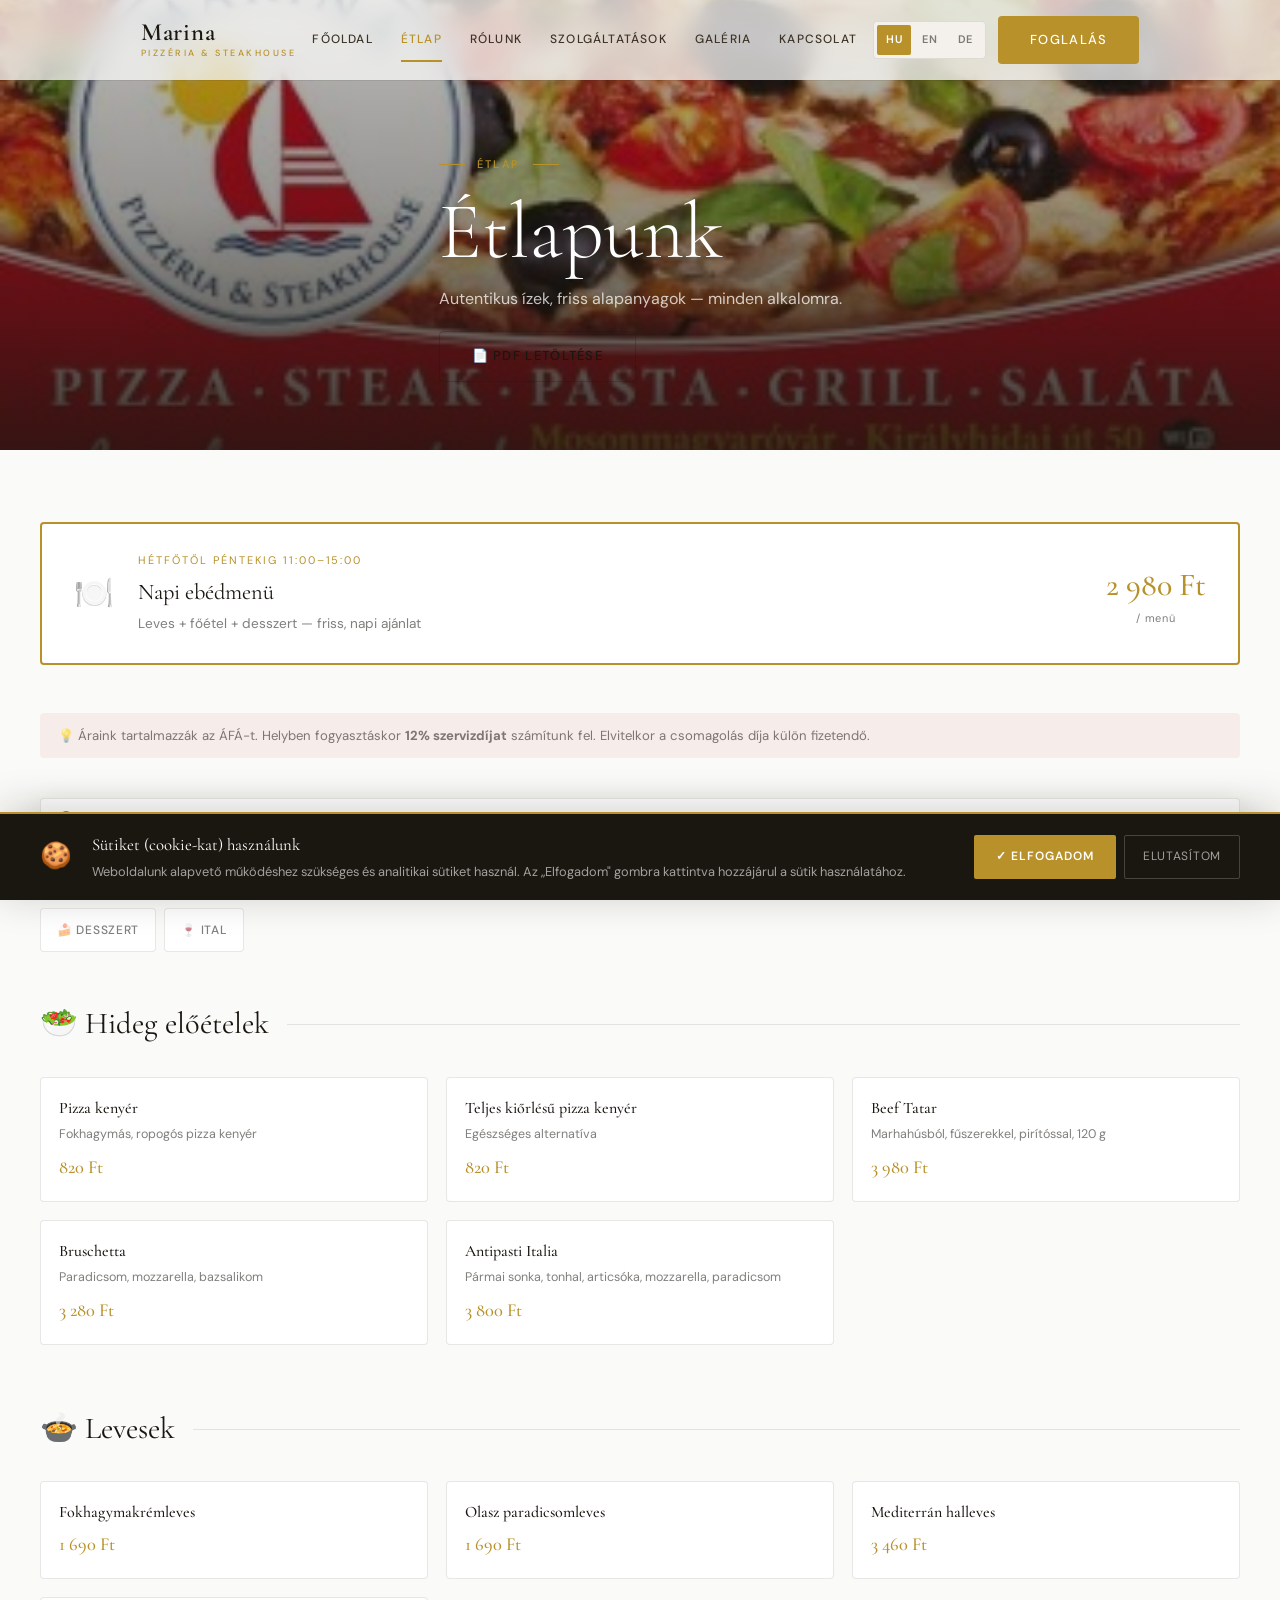
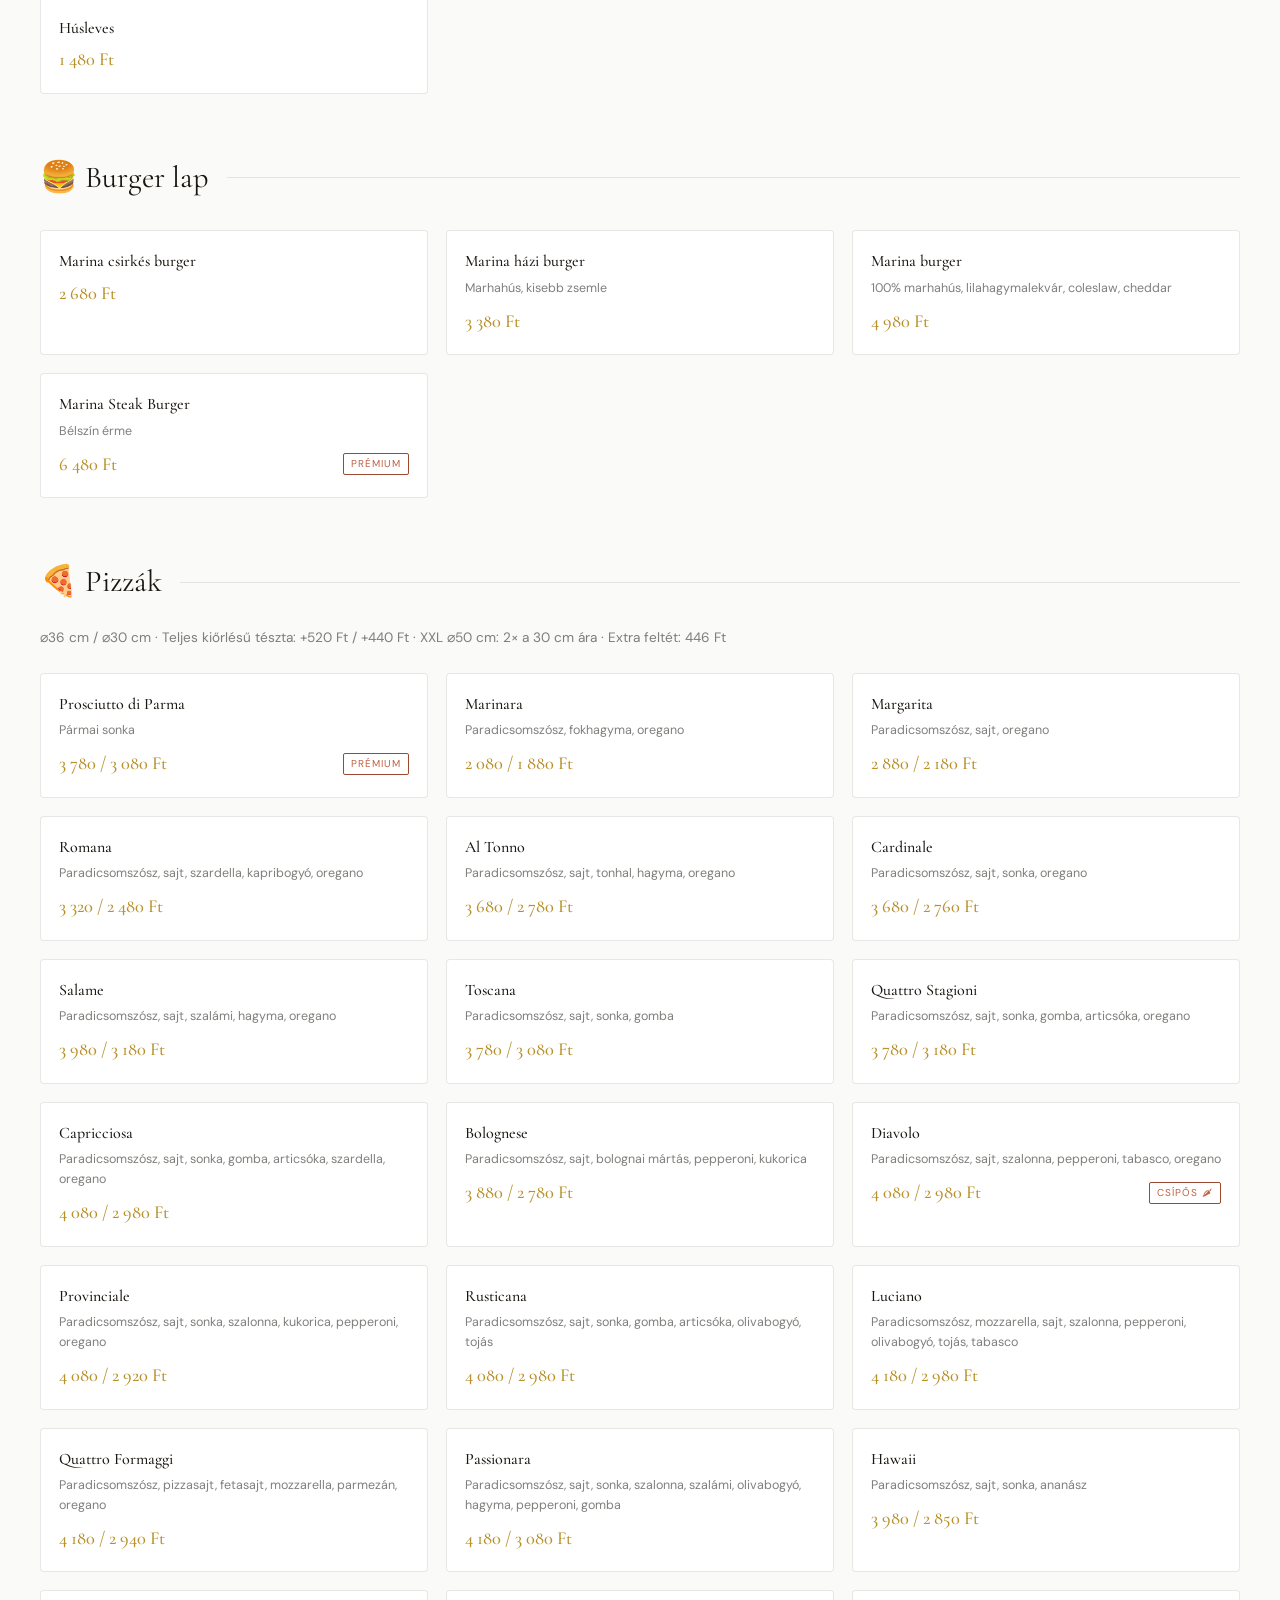
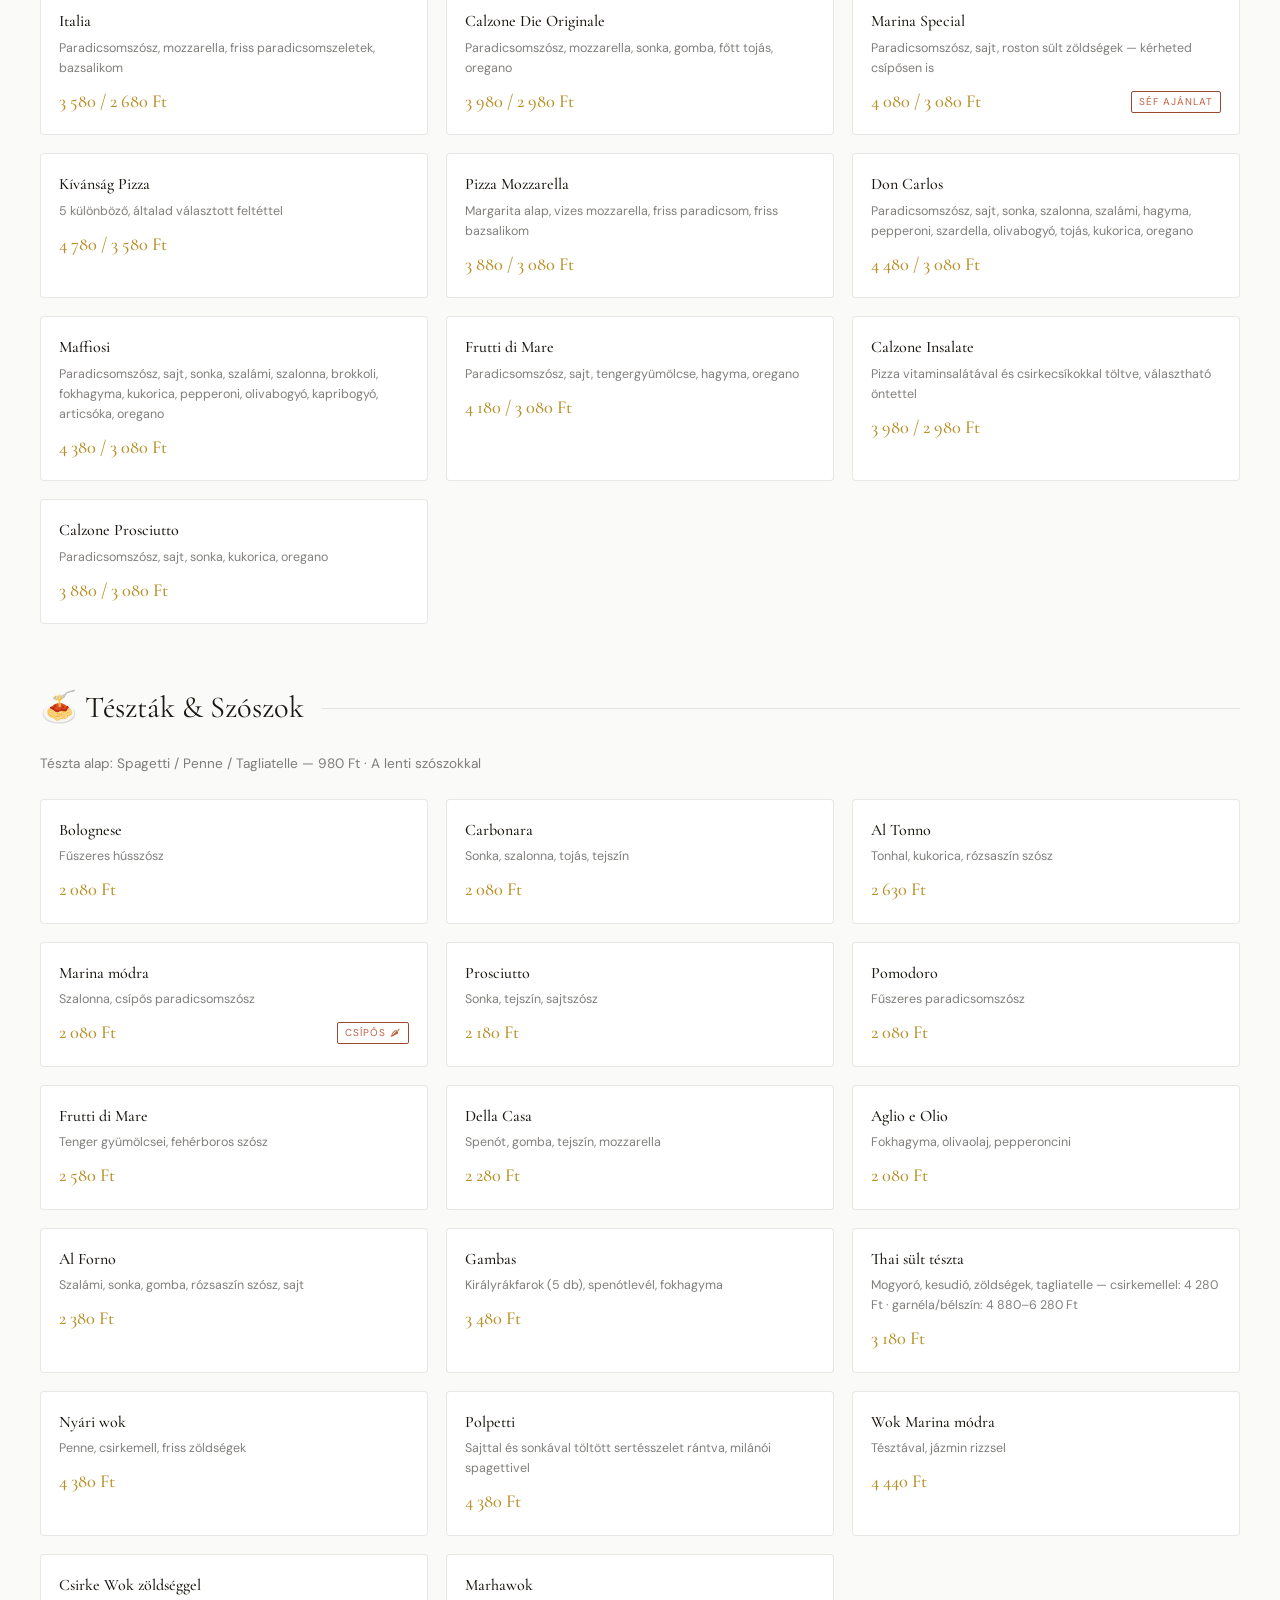
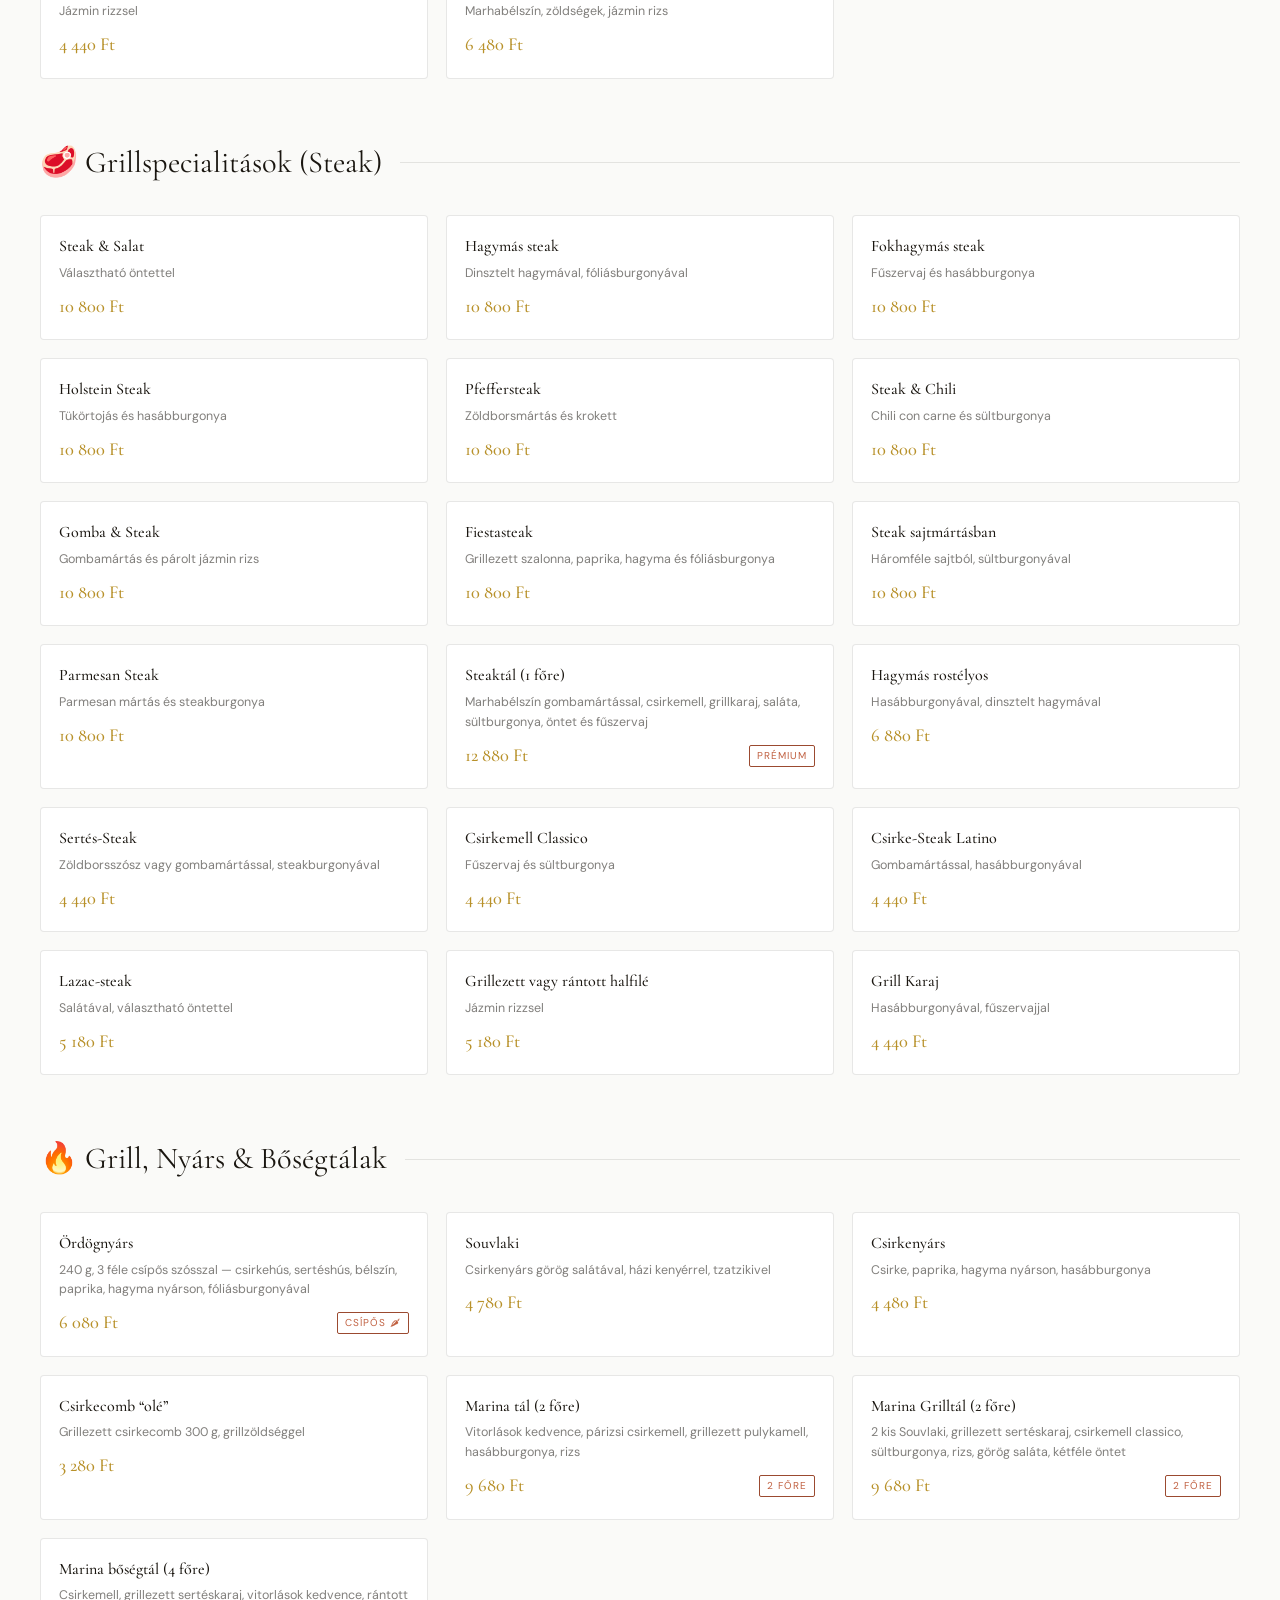
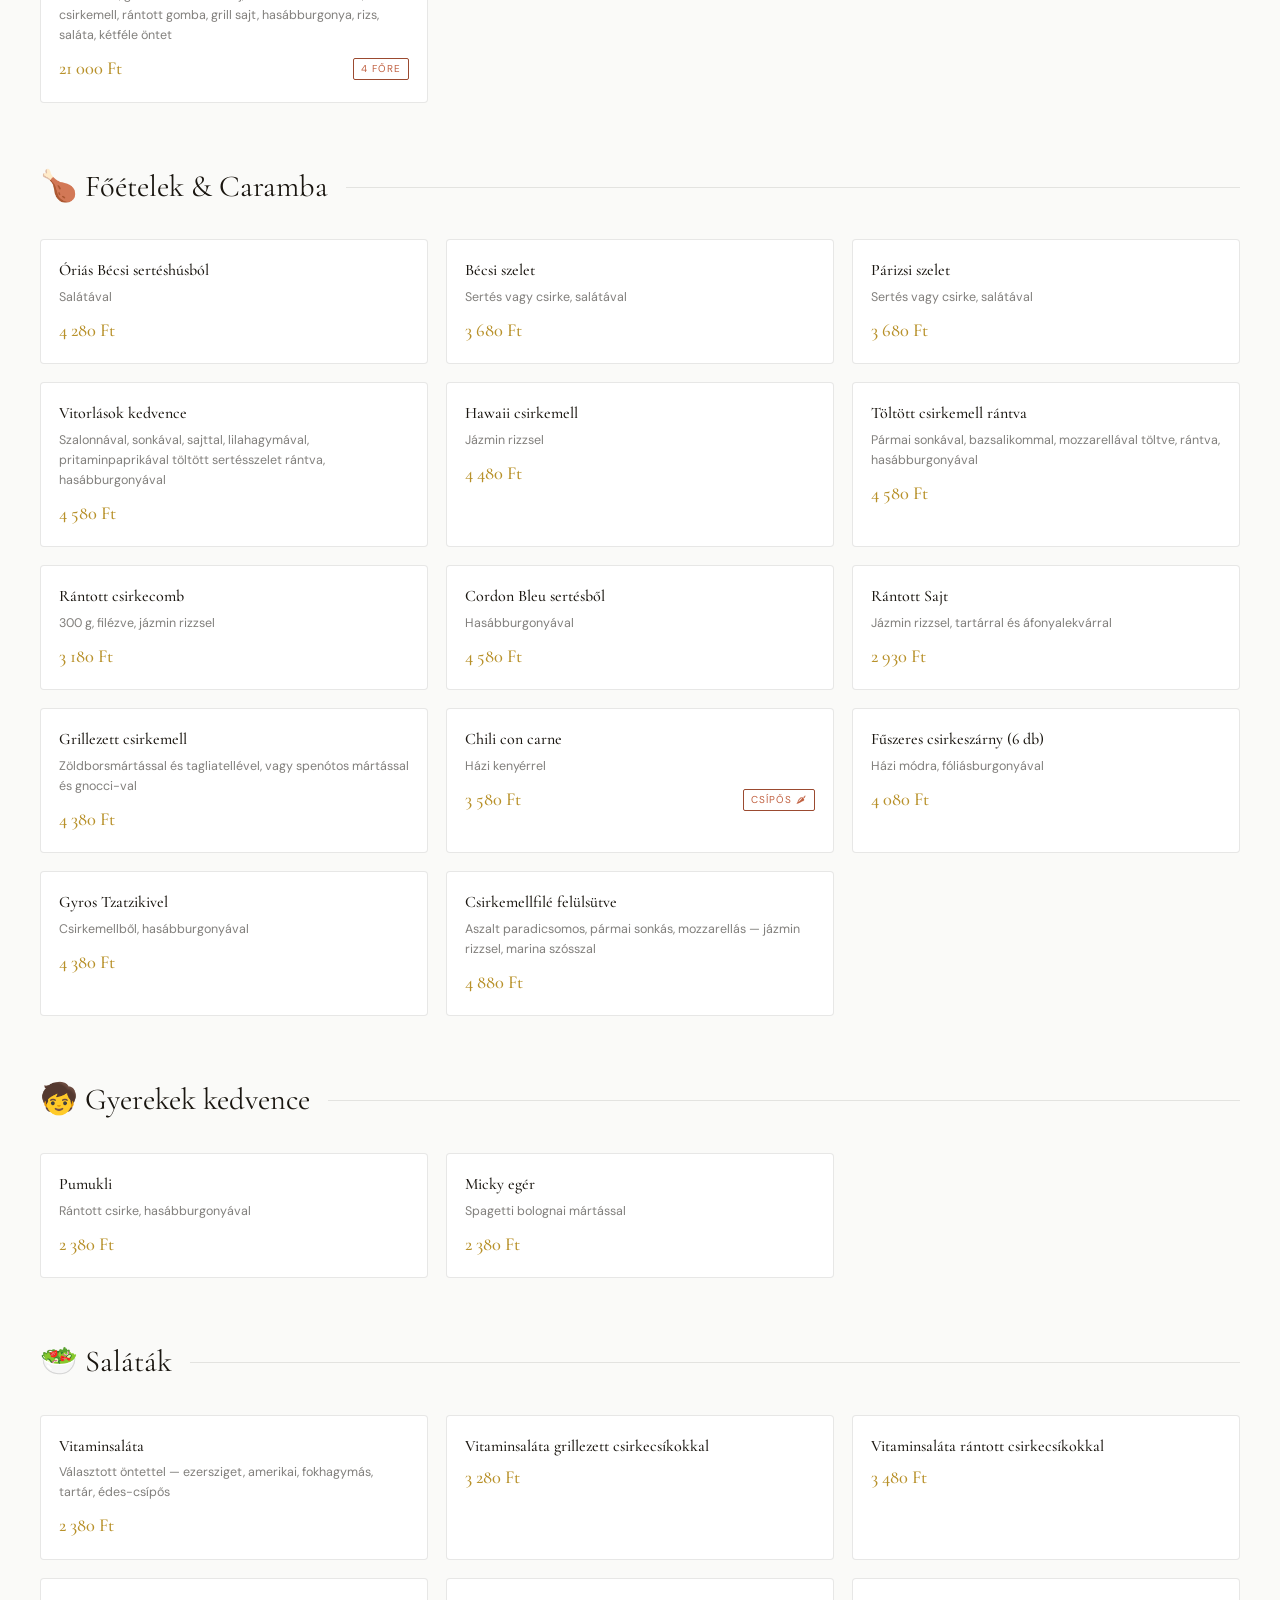
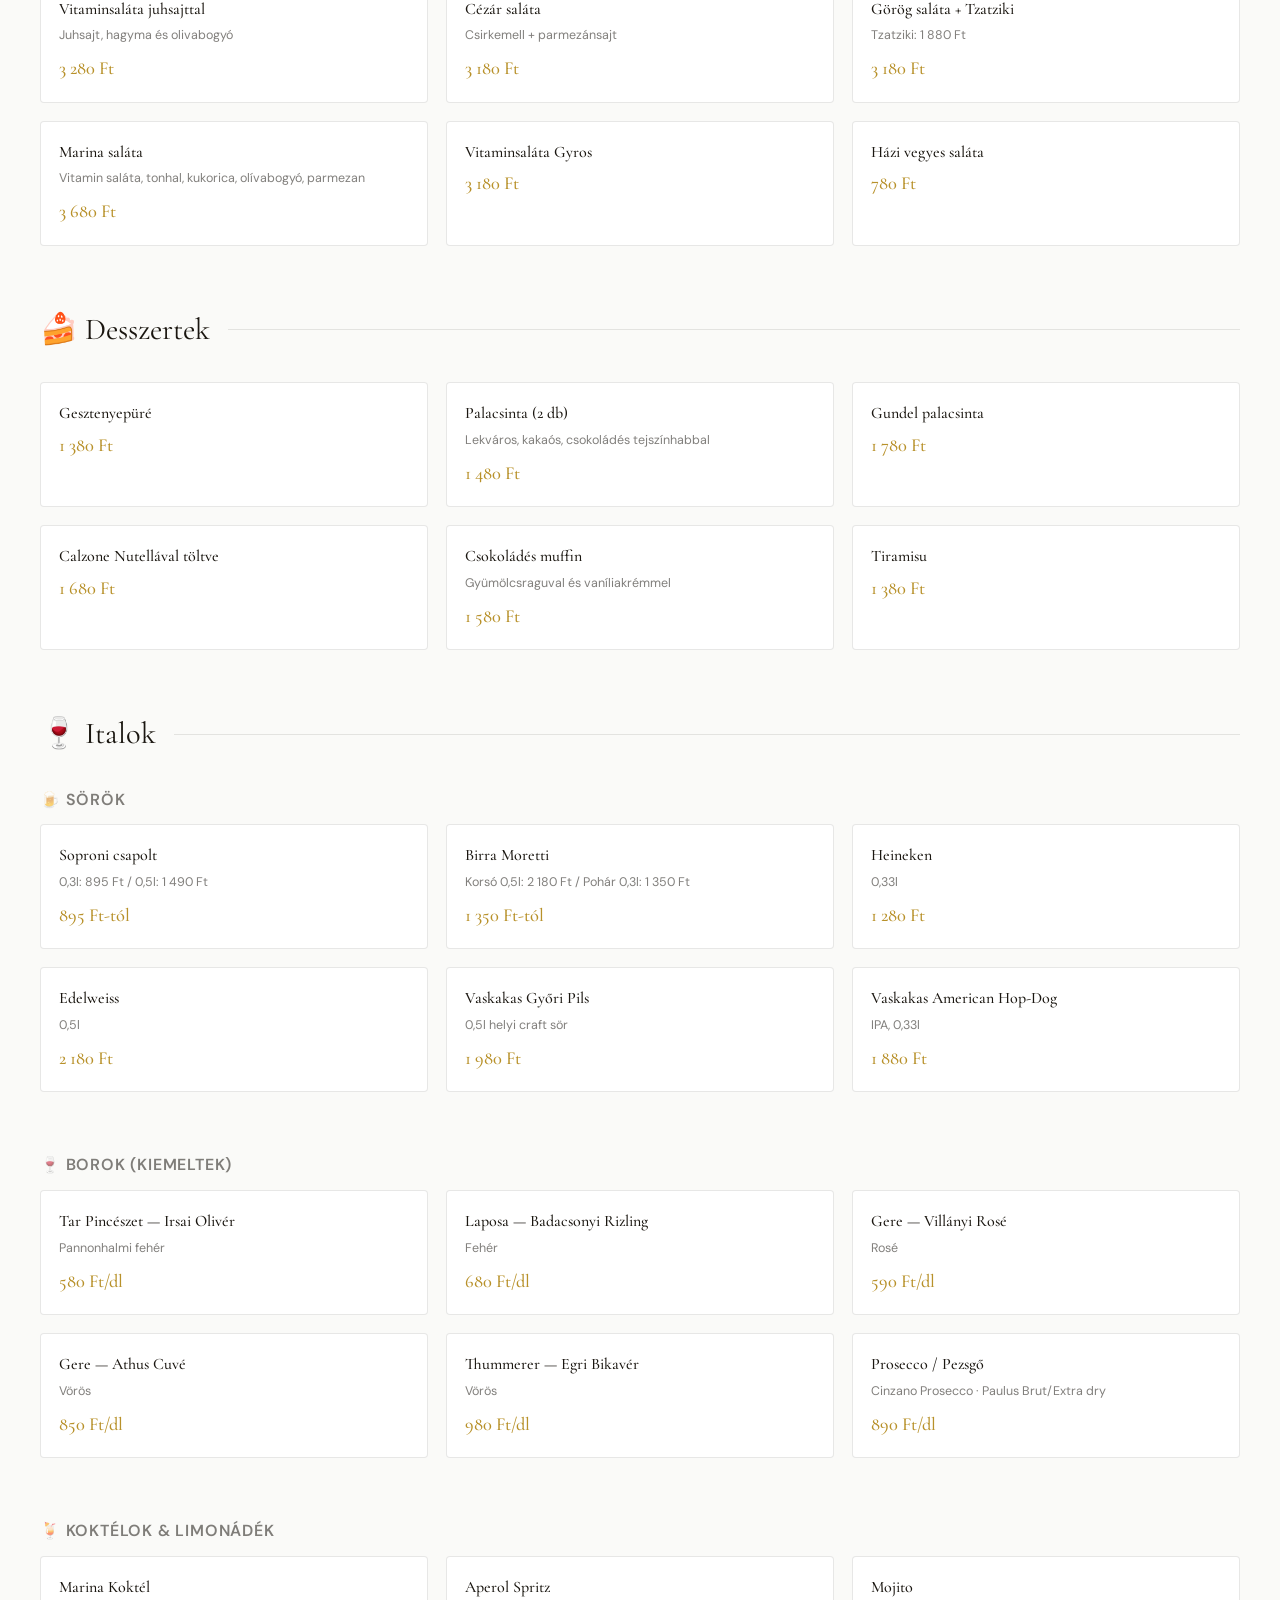
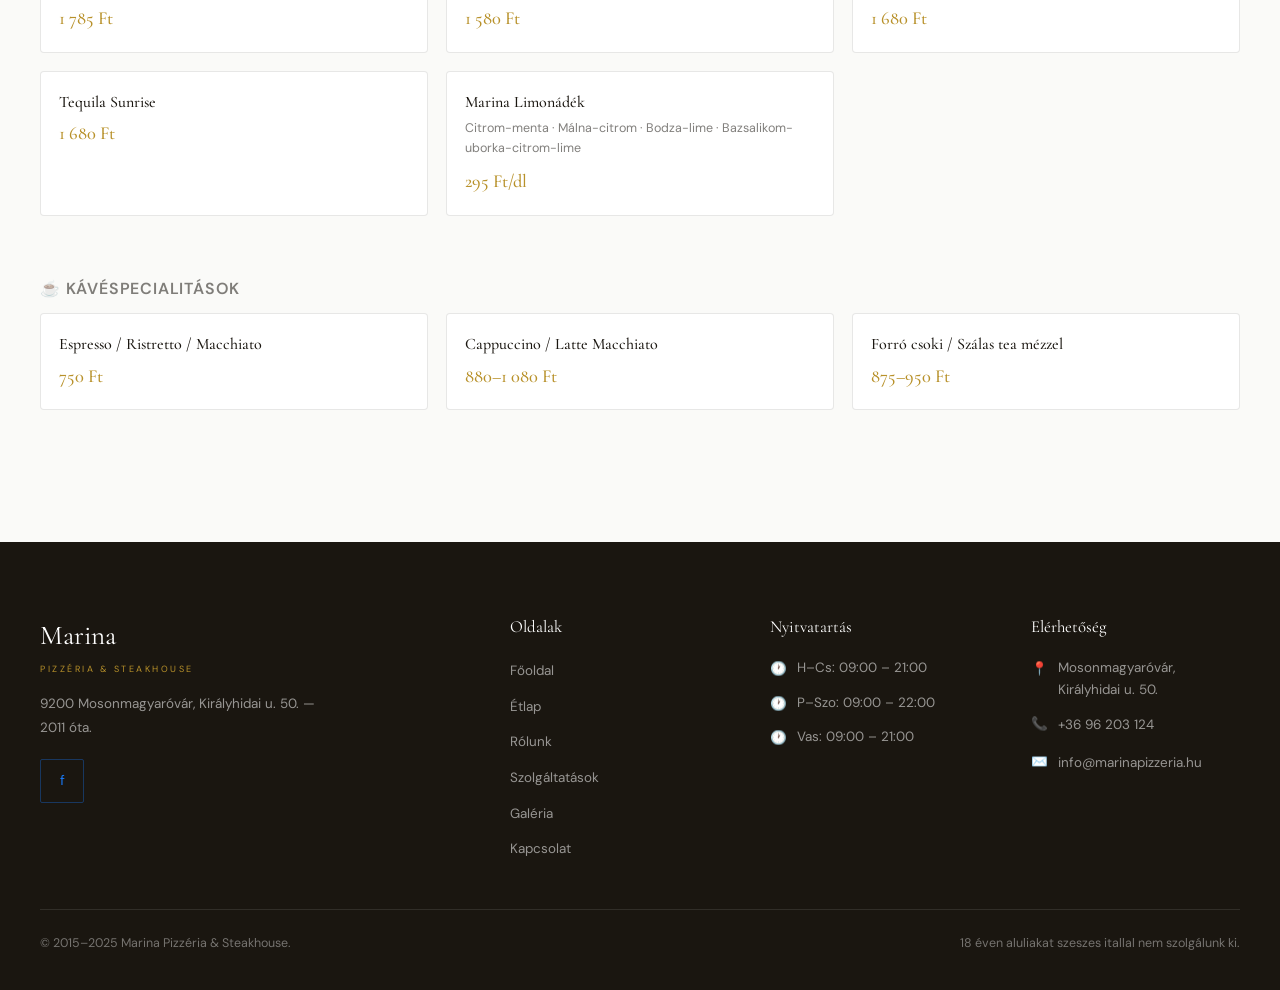
<file: etlap.html>
<!DOCTYPE html>
<html lang="hu">
<head>
  <meta charset="UTF-8"/>
  <meta name="viewport" content="width=device-width, initial-scale=1.0"/>
  <meta name="description" content="Marina Pizzéria & Steakhouse étlapja – Pizzák, steakek, tészták, grill, saláták, desszertek és italok. Mosonmagyaróvár."/>
  <meta name="theme-color" content="#FAFAF8"/>
  <title>Étlap – Marina Pizzéria &amp; Steakhouse</title>
  <link rel="preconnect" href="https://fonts.googleapis.com"/>
  <link rel="preconnect" href="https://fonts.gstatic.com" crossorigin/>
  <link rel="stylesheet" href="assets/css/style.css"/>
</head>
<body>
<a href="#main" class="skip-link">Ugrás a tartalomhoz</a>
<nav class="nav scrolled" role="navigation" aria-label="Főnavigáció">
  <div class="container"><div class="nav__inner">
    <a href="index.html" class="nav__logo"><span class="nav__logo-main">Marina</span><span class="nav__logo-sub">Pizzéria &amp; Steakhouse</span></a>
    <ul class="nav__links" role="list">
      <li><a href="index.html" class="nav__link" data-i18n="nav_home">Főoldal</a></li>
      <li><a href="etlap.html" class="nav__link active" aria-current="page" data-i18n="nav_menu">Étlap</a></li>
      <li><a href="rolunk.html" class="nav__link" data-i18n="nav_about">Rólunk</a></li>
      <li><a href="szolgaltatasok.html" class="nav__link">Szolgáltatások</a></li><li><a href="galeria.html" class="nav__link" data-i18n="nav_gallery">Galéria</a></li>
      <li><a href="kapcsolat.html" class="nav__link" data-i18n="nav_contact">Kapcsolat</a></li>
    </ul>
    <div class="nav__cta">
      <div class="lang-switcher" role="group"><button class="lang-btn active" data-lang="hu">HU</button><button class="lang-btn" data-lang="en">EN</button><button class="lang-btn" data-lang="de">DE</button></div>
      <a href="tel:+36962031124" class="btn btn-gold"><span data-i18n="nav_book">Foglalás</span></a>
    </div>
    <button class="nav__hamburger" aria-label="Menü" aria-expanded="false" aria-controls="mobileNav"><span></span><span></span><span></span></button>
  </div></div>
</nav>
<nav class="nav__mobile" id="mobileNav">
  <a href="index.html" class="nav__mobile-link" data-i18n="nav_home">Főoldal</a>
  <a href="etlap.html" class="nav__mobile-link" data-i18n="nav_menu">Étlap</a>
  <a href="rolunk.html" class="nav__mobile-link" data-i18n="nav_about">Rólunk</a>
  <a href="szolgaltatasok.html" class="nav__mobile-link">Szolgáltatások</a><a href="galeria.html" class="nav__mobile-link" data-i18n="nav_gallery">Galéria</a>
  <a href="kapcsolat.html" class="nav__mobile-link" data-i18n="nav_contact">Kapcsolat</a>
  <a href="tel:+36962031124" class="btn btn-gold" style="margin-top:24px;justify-content:center;">📞 Foglalás</a>
  <div class="lang-switcher" style="margin-top:24px;"><button class="lang-btn active" data-lang="hu">HU</button><button class="lang-btn" data-lang="en">EN</button><button class="lang-btn" data-lang="de">DE</button></div>
</nav>

<main id="main">
<section class="page-hero">
  <div class="page-hero__bg"><img src="assets/img/gallery/galeria-marina-2019-02-26-13-33-33.jpg" alt="Marina étterem" width="1600" height="900" loading="eager"/></div>
  <div class="container"><div class="page-hero__content">
    <div class="label">Étlap</div>
    <h1 class="page-hero__title">Étlapunk</h1>
    <p class="page-hero__sub">Autentikus ízek, friss alapanyagok — minden alkalomra.</p>
    <a href="https://www.marinapizzeria.hu/img/etlap.pdf" class="btn btn-outline" target="_blank" rel="noopener" style="margin-top:20px;">📄 PDF letöltése</a>
  </div></div>
</section>

<div class="menu-page">
  <div class="container">

    <!-- Napi menü banner -->
    <div style="background:var(--surface);border:2px solid var(--gold);border-radius:var(--radius);padding:28px 32px;margin-bottom:48px;display:flex;align-items:center;gap:24px;flex-wrap:wrap;" class="reveal">
      <div style="font-size:2rem;">🍽️</div>
      <div>
        <div style="font-size:11px;letter-spacing:0.18em;text-transform:uppercase;color:var(--gold);margin-bottom:4px;">Hétfőtől péntekig 11:00–15:00</div>
        <div style="font-family:var(--font-display);font-size:1.4rem;color:var(--ink);">Napi ebédmenü</div>
        <div style="font-size:0.85rem;color:var(--ink-dim);margin-top:4px;">Leves + főétel + desszert — friss, napi ajánlat</div>
      </div>
      <div style="margin-left:auto;text-align:center;">
        <div style="font-family:var(--font-display);font-size:2rem;color:var(--gold);font-weight:500;">2 980 Ft</div>
        <div style="font-size:11px;color:var(--ink-dim);letter-spacing:0.08em;">/ menü</div>
      </div>
    </div>

    <!-- Megjegyzés az árakhoz -->
    <div style="background:rgba(192,57,43,0.07);border-left:3px solid var(--brand);border-radius:4px;padding:12px 18px;margin-bottom:40px;font-size:0.82rem;color:var(--ink-dim);" class="reveal">
      💡 Áraink tartalmazzák az ÁFÁ-t. Helyben fogyasztáskor <strong>12% szervizdíjat</strong> számítunk fel. Elvitelkor a csomagolás díja külön fizetendő.
    </div>

    <!-- Keresés + szűrő -->
    <div class="menu-controls reveal">
      <div class="menu-search">
        <span class="menu-search-icon">🔍</span>
        <input type="search" id="menuSearch" placeholder="Keresés az étlapon..." autocomplete="off" aria-label="Keresés" data-i18n-placeholder="mp_search"/>
      </div>
      <div class="menu-cats">
        <button class="menu-cat active" data-cat="all">🍽 Összes</button>
        <button class="menu-cat" data-cat="eloetel">🥗 Előétel</button>
        <button class="menu-cat" data-cat="leves">🍲 Leves</button>
        <button class="menu-cat" data-cat="burger">🍔 Burger</button>
        <button class="menu-cat" data-cat="pizza">🍕 Pizza</button>
        <button class="menu-cat" data-cat="pasta">🍝 Tészta</button>
        <button class="menu-cat" data-cat="steak">🥩 Steak</button>
        <button class="menu-cat" data-cat="grill">🔥 Grill & Nyárs</button>
        <button class="menu-cat" data-cat="foetes">🍗 Főétel</button>
        <button class="menu-cat" data-cat="salata">🥗 Saláta</button>
        <button class="menu-cat" data-cat="desszert">🍰 Desszert</button>
        <button class="menu-cat" data-cat="ital">🍷 Ital</button>
      </div>
    </div>

    <!-- ══ HIDEG ELŐÉTELEK ══ -->
    <div class="menu-section" id="sec-eloetel">
      <h2 class="menu-section-title reveal">🥗 Hideg előételek</h2>
      <div class="menu-grid">
        <div class="menu-item reveal" data-cat="eloetel" data-name="pizza kenyér"><div class="menu-item__body"><div class="menu-item__name">Pizza kenyér</div><div class="menu-item__desc">Fokhagymás, ropogós pizza kenyér</div><div class="menu-item__footer"><span class="menu-item__price">820 Ft</span></div></div></div>
        <div class="menu-item reveal" data-cat="eloetel" data-name="teljes kiőrlésű pizza kenyér"><div class="menu-item__body"><div class="menu-item__name">Teljes kiőrlésű pizza kenyér</div><div class="menu-item__desc">Egészséges alternatíva</div><div class="menu-item__footer"><span class="menu-item__price">820 Ft</span></div></div></div>
        <div class="menu-item reveal" data-cat="eloetel" data-name="beef tatar marhahús"><div class="menu-item__body"><div class="menu-item__name">Beef Tatar</div><div class="menu-item__desc">Marhahúsból, fűszerekkel, pirítóssal, 120 g</div><div class="menu-item__footer"><span class="menu-item__price">3 980 Ft</span></div></div></div>
        <div class="menu-item reveal" data-cat="eloetel" data-name="bruschetta paradicsom mozzarella"><div class="menu-item__body"><div class="menu-item__name">Bruschetta</div><div class="menu-item__desc">Paradicsom, mozzarella, bazsalikom</div><div class="menu-item__footer"><span class="menu-item__price">3 280 Ft</span></div></div></div>
        <div class="menu-item reveal" data-cat="eloetel" data-name="antipasti italia pármai sonka tonhal"><div class="menu-item__body"><div class="menu-item__name">Antipasti Italia</div><div class="menu-item__desc">Pármai sonka, tonhal, articsóka, mozzarella, paradicsom</div><div class="menu-item__footer"><span class="menu-item__price">3 800 Ft</span></div></div></div>
      </div>
    </div>

    <!-- ══ LEVESEK ══ -->
    <div class="menu-section" id="sec-leves">
      <h2 class="menu-section-title reveal">🍲 Levesek</h2>
      <div class="menu-grid">
        <div class="menu-item reveal" data-cat="leves" data-name="fokhagymakrémleves"><div class="menu-item__body"><div class="menu-item__name">Fokhagymakrémleves</div><div class="menu-item__footer"><span class="menu-item__price">1 690 Ft</span></div></div></div>
        <div class="menu-item reveal" data-cat="leves" data-name="olasz paradicsomleves"><div class="menu-item__body"><div class="menu-item__name">Olasz paradicsomleves</div><div class="menu-item__footer"><span class="menu-item__price">1 690 Ft</span></div></div></div>
        <div class="menu-item reveal" data-cat="leves" data-name="mediterrán halleves"><div class="menu-item__body"><div class="menu-item__name">Mediterrán halleves</div><div class="menu-item__footer"><span class="menu-item__price">3 460 Ft</span></div></div></div>
        <div class="menu-item reveal" data-cat="leves" data-name="húsleves"><div class="menu-item__body"><div class="menu-item__name">Húsleves</div><div class="menu-item__footer"><span class="menu-item__price">1 480 Ft</span></div></div></div>
      </div>
    </div>

    <!-- ══ BURGER ══ -->
    <div class="menu-section" id="sec-burger">
      <h2 class="menu-section-title reveal">🍔 Burger lap</h2>
      <div class="menu-grid">
        <div class="menu-item reveal" data-cat="burger" data-name="marina csirkés burger"><div class="menu-item__body"><div class="menu-item__name">Marina csirkés burger</div><div class="menu-item__footer"><span class="menu-item__price">2 680 Ft</span></div></div></div>
        <div class="menu-item reveal" data-cat="burger" data-name="marina házi burger marhahús zsemle"><div class="menu-item__body"><div class="menu-item__name">Marina házi burger</div><div class="menu-item__desc">Marhahús, kisebb zsemle</div><div class="menu-item__footer"><span class="menu-item__price">3 380 Ft</span></div></div></div>
        <div class="menu-item reveal" data-cat="burger" data-name="marina burger 100% marhahús lilahagymalekvár coleslaw cheddar"><div class="menu-item__body"><div class="menu-item__name">Marina burger</div><div class="menu-item__desc">100% marhahús, lilahagymalekvár, coleslaw, cheddar</div><div class="menu-item__footer"><span class="menu-item__price">4 980 Ft</span></div></div></div>
        <div class="menu-item reveal" data-cat="burger" data-name="marina steak burger bélszín"><div class="menu-item__body"><div class="menu-item__name">Marina Steak Burger</div><div class="menu-item__desc">Bélszín érme</div><div class="menu-item__footer"><span class="menu-item__price">6 480 Ft</span><span class="menu-item__tag">Prémium</span></div></div></div>
      </div>
    </div>

    <!-- ══ PIZZÁK ══ -->
    <div class="menu-section" id="sec-pizza">
      <h2 class="menu-section-title reveal">🍕 Pizzák</h2>
      <p class="menu-section-note reveal" style="margin:-8px 0 24px;font-size:0.85rem;color:var(--ink-dim);">⌀36 cm / ⌀30 cm · Teljes kiőrlésű tészta: +520 Ft / +440 Ft · XXL ⌀50 cm: 2× a 30 cm ára · Extra feltét: 446 Ft</p>
      <div class="menu-grid">
        <div class="menu-item reveal" data-cat="pizza" data-name="pizza prosciutto di parma"><div class="menu-item__body"><div class="menu-item__name">Prosciutto di Parma</div><div class="menu-item__desc">Pármai sonka</div><div class="menu-item__footer"><span class="menu-item__price">3 780 / 3 080 Ft</span><span class="menu-item__tag">Prémium</span></div></div></div>
        <div class="menu-item reveal" data-cat="pizza" data-name="marinara pizza paradicsomszósz fokhagyma oregano"><div class="menu-item__body"><div class="menu-item__name">Marinara</div><div class="menu-item__desc">Paradicsomszósz, fokhagyma, oregano</div><div class="menu-item__footer"><span class="menu-item__price">2 080 / 1 880 Ft</span></div></div></div>
        <div class="menu-item reveal" data-cat="pizza" data-name="margarita pizza paradicsomszósz sajt oregano"><div class="menu-item__body"><div class="menu-item__name">Margarita</div><div class="menu-item__desc">Paradicsomszósz, sajt, oregano</div><div class="menu-item__footer"><span class="menu-item__price">2 880 / 2 180 Ft</span></div></div></div>
        <div class="menu-item reveal" data-cat="pizza" data-name="romana pizza szardella kapribogyó"><div class="menu-item__body"><div class="menu-item__name">Romana</div><div class="menu-item__desc">Paradicsomszósz, sajt, szardella, kapribogyó, oregano</div><div class="menu-item__footer"><span class="menu-item__price">3 320 / 2 480 Ft</span></div></div></div>
        <div class="menu-item reveal" data-cat="pizza" data-name="al tonno pizza tonhal hagyma"><div class="menu-item__body"><div class="menu-item__name">Al Tonno</div><div class="menu-item__desc">Paradicsomszósz, sajt, tonhal, hagyma, oregano</div><div class="menu-item__footer"><span class="menu-item__price">3 680 / 2 780 Ft</span></div></div></div>
        <div class="menu-item reveal" data-cat="pizza" data-name="cardinale pizza sonka"><div class="menu-item__body"><div class="menu-item__name">Cardinale</div><div class="menu-item__desc">Paradicsomszósz, sajt, sonka, oregano</div><div class="menu-item__footer"><span class="menu-item__price">3 680 / 2 760 Ft</span></div></div></div>
        <div class="menu-item reveal" data-cat="pizza" data-name="salame pizza szalámi hagyma"><div class="menu-item__body"><div class="menu-item__name">Salame</div><div class="menu-item__desc">Paradicsomszósz, sajt, szalámi, hagyma, oregano</div><div class="menu-item__footer"><span class="menu-item__price">3 980 / 3 180 Ft</span></div></div></div>
        <div class="menu-item reveal" data-cat="pizza" data-name="toscana pizza sonka gomba"><div class="menu-item__body"><div class="menu-item__name">Toscana</div><div class="menu-item__desc">Paradicsomszósz, sajt, sonka, gomba</div><div class="menu-item__footer"><span class="menu-item__price">3 780 / 3 080 Ft</span></div></div></div>
        <div class="menu-item reveal" data-cat="pizza" data-name="quattro stagioni pizza sonka gomba articsóka"><div class="menu-item__body"><div class="menu-item__name">Quattro Stagioni</div><div class="menu-item__desc">Paradicsomszósz, sajt, sonka, gomba, articsóka, oregano</div><div class="menu-item__footer"><span class="menu-item__price">3 780 / 3 180 Ft</span></div></div></div>
        <div class="menu-item reveal" data-cat="pizza" data-name="capricciosa pizza sonka gomba articsóka szardella"><div class="menu-item__body"><div class="menu-item__name">Capricciosa</div><div class="menu-item__desc">Paradicsomszósz, sajt, sonka, gomba, articsóka, szardella, oregano</div><div class="menu-item__footer"><span class="menu-item__price">4 080 / 2 980 Ft</span></div></div></div>
        <div class="menu-item reveal" data-cat="pizza" data-name="bolognese pizza bolognai mártás pepperoni kukorica"><div class="menu-item__body"><div class="menu-item__name">Bolognese</div><div class="menu-item__desc">Paradicsomszósz, sajt, bolognai mártás, pepperoni, kukorica</div><div class="menu-item__footer"><span class="menu-item__price">3 880 / 2 780 Ft</span></div></div></div>
        <div class="menu-item reveal" data-cat="pizza" data-name="diavolo pizza szalonna pepperoni tabasco csípős"><div class="menu-item__body"><div class="menu-item__name">Diavolo</div><div class="menu-item__desc">Paradicsomszósz, sajt, szalonna, pepperoni, tabasco, oregano</div><div class="menu-item__footer"><span class="menu-item__price">4 080 / 2 980 Ft</span><span class="menu-item__tag">Csípős 🌶</span></div></div></div>
        <div class="menu-item reveal" data-cat="pizza" data-name="provinciale pizza sonka szalonna kukorica pepperoni"><div class="menu-item__body"><div class="menu-item__name">Provinciale</div><div class="menu-item__desc">Paradicsomszósz, sajt, sonka, szalonna, kukorica, pepperoni, oregano</div><div class="menu-item__footer"><span class="menu-item__price">4 080 / 2 920 Ft</span></div></div></div>
        <div class="menu-item reveal" data-cat="pizza" data-name="rusticana pizza olivabogyó tojás"><div class="menu-item__body"><div class="menu-item__name">Rusticana</div><div class="menu-item__desc">Paradicsomszósz, sajt, sonka, gomba, articsóka, olivabogyó, tojás</div><div class="menu-item__footer"><span class="menu-item__price">4 080 / 2 980 Ft</span></div></div></div>
        <div class="menu-item reveal" data-cat="pizza" data-name="luciano pizza mozzarella szalonna pepperoni olivabogyó tabasco"><div class="menu-item__body"><div class="menu-item__name">Luciano</div><div class="menu-item__desc">Paradicsomszósz, mozzarella, sajt, szalonna, pepperoni, olivabogyó, tojás, tabasco</div><div class="menu-item__footer"><span class="menu-item__price">4 180 / 2 980 Ft</span></div></div></div>
        <div class="menu-item reveal" data-cat="pizza" data-name="quattro formaggi pizza fetasajt mozzarella parmezán"><div class="menu-item__body"><div class="menu-item__name">Quattro Formaggi</div><div class="menu-item__desc">Paradicsomszósz, pizzasajt, fetasajt, mozzarella, parmezán, oregano</div><div class="menu-item__footer"><span class="menu-item__price">4 180 / 2 940 Ft</span></div></div></div>
        <div class="menu-item reveal" data-cat="pizza" data-name="passionara pizza sonka szalonna szalámi olivabogyó hagyma pepperoni gomba"><div class="menu-item__body"><div class="menu-item__name">Passionara</div><div class="menu-item__desc">Paradicsomszósz, sajt, sonka, szalonna, szalámi, olivabogyó, hagyma, pepperoni, gomba</div><div class="menu-item__footer"><span class="menu-item__price">4 180 / 3 080 Ft</span></div></div></div>
        <div class="menu-item reveal" data-cat="pizza" data-name="hawaii pizza sonka ananász"><div class="menu-item__body"><div class="menu-item__name">Hawaii</div><div class="menu-item__desc">Paradicsomszósz, sajt, sonka, ananász</div><div class="menu-item__footer"><span class="menu-item__price">3 980 / 2 850 Ft</span></div></div></div>
        <div class="menu-item reveal" data-cat="pizza" data-name="italia pizza mozzarella friss paradicsom bazsalikom"><div class="menu-item__body"><div class="menu-item__name">Italia</div><div class="menu-item__desc">Paradicsomszósz, mozzarella, friss paradicsomszeletek, bazsalikom</div><div class="menu-item__footer"><span class="menu-item__price">3 580 / 2 680 Ft</span></div></div></div>
        <div class="menu-item reveal" data-cat="pizza" data-name="calzone die originale töltött sonka gomba tojás"><div class="menu-item__body"><div class="menu-item__name">Calzone Die Originale</div><div class="menu-item__desc">Paradicsomszósz, mozzarella, sonka, gomba, főtt tojás, oregano</div><div class="menu-item__footer"><span class="menu-item__price">3 980 / 2 980 Ft</span></div></div></div>
        <div class="menu-item reveal" data-cat="pizza" data-name="marina special pizza roston sült zöldségek csípős"><div class="menu-item__body"><div class="menu-item__name">Marina Special</div><div class="menu-item__desc">Paradicsomszósz, sajt, roston sült zöldségek — kérheted csípősen is</div><div class="menu-item__footer"><span class="menu-item__price">4 080 / 3 080 Ft</span><span class="menu-item__tag">Séf ajánlat</span></div></div></div>
        <div class="menu-item reveal" data-cat="pizza" data-name="kívánság pizza 5 feltét saját választás"><div class="menu-item__body"><div class="menu-item__name">Kívánság Pizza</div><div class="menu-item__desc">5 különböző, általad választott feltéttel</div><div class="menu-item__footer"><span class="menu-item__price">4 780 / 3 580 Ft</span></div></div></div>
        <div class="menu-item reveal" data-cat="pizza" data-name="pizza mozzarella friss vizes mozzarella bazsalikom"><div class="menu-item__body"><div class="menu-item__name">Pizza Mozzarella</div><div class="menu-item__desc">Margarita alap, vizes mozzarella, friss paradicsom, friss bazsalikom</div><div class="menu-item__footer"><span class="menu-item__price">3 880 / 3 080 Ft</span></div></div></div>
        <div class="menu-item reveal" data-cat="pizza" data-name="don carlos pizza sonka szalonna szalámi hagyma szardella olivabogyó tojás kukorica"><div class="menu-item__body"><div class="menu-item__name">Don Carlos</div><div class="menu-item__desc">Paradicsomszósz, sajt, sonka, szalonna, szalámi, hagyma, pepperoni, szardella, olivabogyó, tojás, kukorica, oregano</div><div class="menu-item__footer"><span class="menu-item__price">4 480 / 3 080 Ft</span></div></div></div>
        <div class="menu-item reveal" data-cat="pizza" data-name="maffiosi pizza sonka szalámi szalonna brokkoli fokhagyma kukorica pepperoni olivabogyó"><div class="menu-item__body"><div class="menu-item__name">Maffiosi</div><div class="menu-item__desc">Paradicsomszósz, sajt, sonka, szalámi, szalonna, brokkoli, fokhagyma, kukorica, pepperoni, olivabogyó, kapribogyó, articsóka, oregano</div><div class="menu-item__footer"><span class="menu-item__price">4 380 / 3 080 Ft</span></div></div></div>
        <div class="menu-item reveal" data-cat="pizza" data-name="frutti di mare pizza tenger gyümölcsei hagyma"><div class="menu-item__body"><div class="menu-item__name">Frutti di Mare</div><div class="menu-item__desc">Paradicsomszósz, sajt, tengergyümölcse, hagyma, oregano</div><div class="menu-item__footer"><span class="menu-item__price">4 180 / 3 080 Ft</span></div></div></div>
        <div class="menu-item reveal" data-cat="pizza" data-name="calzone insalate vitaminsaláta csirkecsíkok"><div class="menu-item__body"><div class="menu-item__name">Calzone Insalate</div><div class="menu-item__desc">Pizza vitaminsalátával és csirkecsíkokkal töltve, választható öntettel</div><div class="menu-item__footer"><span class="menu-item__price">3 980 / 2 980 Ft</span></div></div></div>
        <div class="menu-item reveal" data-cat="pizza" data-name="calzone prosciutto sonka kukorica"><div class="menu-item__body"><div class="menu-item__name">Calzone Prosciutto</div><div class="menu-item__desc">Paradicsomszósz, sajt, sonka, kukorica, oregano</div><div class="menu-item__footer"><span class="menu-item__price">3 880 / 3 080 Ft</span></div></div></div>
      </div>
    </div>

    <!-- ══ TÉSZTÁK / SZÓSZOK ══ -->
    <div class="menu-section" id="sec-pasta">
      <h2 class="menu-section-title reveal">🍝 Tészták & Szószok</h2>
      <p class="menu-section-note reveal" style="margin:-8px 0 24px;font-size:0.85rem;color:var(--ink-dim);">Tészta alap: Spagetti / Penne / Tagliatelle — 980 Ft · A lenti szószokkal</p>
      <div class="menu-grid">
        <div class="menu-item reveal" data-cat="pasta" data-name="bolognese tészta fűszeres hússzósz"><div class="menu-item__body"><div class="menu-item__name">Bolognese</div><div class="menu-item__desc">Fűszeres hússzósz</div><div class="menu-item__footer"><span class="menu-item__price">2 080 Ft</span></div></div></div>
        <div class="menu-item reveal" data-cat="pasta" data-name="carbonara tészta sonka szalonna tojás tejszín"><div class="menu-item__body"><div class="menu-item__name">Carbonara</div><div class="menu-item__desc">Sonka, szalonna, tojás, tejszín</div><div class="menu-item__footer"><span class="menu-item__price">2 080 Ft</span></div></div></div>
        <div class="menu-item reveal" data-cat="pasta" data-name="al tonno tészta tonhal kukorica rózsaszín szósz"><div class="menu-item__body"><div class="menu-item__name">Al Tonno</div><div class="menu-item__desc">Tonhal, kukorica, rózsaszín szósz</div><div class="menu-item__footer"><span class="menu-item__price">2 630 Ft</span></div></div></div>
        <div class="menu-item reveal" data-cat="pasta" data-name="marina módra tészta szalonna csípős paradicsomszósz"><div class="menu-item__body"><div class="menu-item__name">Marina módra</div><div class="menu-item__desc">Szalonna, csípős paradicsomszósz</div><div class="menu-item__footer"><span class="menu-item__price">2 080 Ft</span><span class="menu-item__tag">Csípős 🌶</span></div></div></div>
        <div class="menu-item reveal" data-cat="pasta" data-name="prosciutto tészta sonka tejszín sajtszósz"><div class="menu-item__body"><div class="menu-item__name">Prosciutto</div><div class="menu-item__desc">Sonka, tejszín, sajtszósz</div><div class="menu-item__footer"><span class="menu-item__price">2 180 Ft</span></div></div></div>
        <div class="menu-item reveal" data-cat="pasta" data-name="pomodoro tészta fűszeres paradicsomszósz"><div class="menu-item__body"><div class="menu-item__name">Pomodoro</div><div class="menu-item__desc">Fűszeres paradicsomszósz</div><div class="menu-item__footer"><span class="menu-item__price">2 080 Ft</span></div></div></div>
        <div class="menu-item reveal" data-cat="pasta" data-name="frutti di mare tészta tenger gyümölcsei fehérboros szósz"><div class="menu-item__body"><div class="menu-item__name">Frutti di Mare</div><div class="menu-item__desc">Tenger gyümölcsei, fehérboros szósz</div><div class="menu-item__footer"><span class="menu-item__price">2 580 Ft</span></div></div></div>
        <div class="menu-item reveal" data-cat="pasta" data-name="della casa tészta spenót gomba tejszín mozzarella"><div class="menu-item__body"><div class="menu-item__name">Della Casa</div><div class="menu-item__desc">Spenót, gomba, tejszín, mozzarella</div><div class="menu-item__footer"><span class="menu-item__price">2 280 Ft</span></div></div></div>
        <div class="menu-item reveal" data-cat="pasta" data-name="aglio e olio tészta fokhagyma olivaolaj pepperoncini"><div class="menu-item__body"><div class="menu-item__name">Aglio e Olio</div><div class="menu-item__desc">Fokhagyma, olivaolaj, pepperoncini</div><div class="menu-item__footer"><span class="menu-item__price">2 080 Ft</span></div></div></div>
        <div class="menu-item reveal" data-cat="pasta" data-name="al forno tészta szalámi sonka gomba sajt"><div class="menu-item__body"><div class="menu-item__name">Al Forno</div><div class="menu-item__desc">Szalámi, sonka, gomba, rózsaszín szósz, sajt</div><div class="menu-item__footer"><span class="menu-item__price">2 380 Ft</span></div></div></div>
        <div class="menu-item reveal" data-cat="pasta" data-name="gambas tészta királyrákfarok spenót fokhagyma"><div class="menu-item__body"><div class="menu-item__name">Gambas</div><div class="menu-item__desc">Királyrákfarok (5 db), spenótlevél, fokhagyma</div><div class="menu-item__footer"><span class="menu-item__price">3 480 Ft</span></div></div></div>
        <div class="menu-item reveal" data-cat="pasta" data-name="thai sült tészta wok mogyoró kesudió zöldségek tagliatelle"><div class="menu-item__body"><div class="menu-item__name">Thai sült tészta</div><div class="menu-item__desc">Mogyoró, kesudió, zöldségek, tagliatelle — csirkemellel: 4 280 Ft · garnéla/bélszín: 4 880–6 280 Ft</div><div class="menu-item__footer"><span class="menu-item__price">3 180 Ft</span></div></div></div>
        <div class="menu-item reveal" data-cat="pasta" data-name="nyári wok penne csirkemell friss zöldségek"><div class="menu-item__body"><div class="menu-item__name">Nyári wok</div><div class="menu-item__desc">Penne, csirkemell, friss zöldségek</div><div class="menu-item__footer"><span class="menu-item__price">4 380 Ft</span></div></div></div>
        <div class="menu-item reveal" data-cat="pasta" data-name="polpetti sertésszelet sajttal sonkával milánói spagetti"><div class="menu-item__body"><div class="menu-item__name">Polpetti</div><div class="menu-item__desc">Sajttal és sonkával töltött sertésszelet rántva, milánói spagettivel</div><div class="menu-item__footer"><span class="menu-item__price">4 380 Ft</span></div></div></div>
        <div class="menu-item reveal" data-cat="pasta" data-name="wok marina módra jázmin rizs marhabélszín"><div class="menu-item__body"><div class="menu-item__name">Wok Marina módra</div><div class="menu-item__desc">Tésztával, jázmin rizzsel</div><div class="menu-item__footer"><span class="menu-item__price">4 440 Ft</span></div></div></div>
        <div class="menu-item reveal" data-cat="pasta" data-name="csirke wok zöldséggel jázmin rizs"><div class="menu-item__body"><div class="menu-item__name">Csirke Wok zöldséggel</div><div class="menu-item__desc">Jázmin rizzsel</div><div class="menu-item__footer"><span class="menu-item__price">4 440 Ft</span></div></div></div>
        <div class="menu-item reveal" data-cat="pasta" data-name="marhawok marhabélszín zöldségek jázmin rizs"><div class="menu-item__body"><div class="menu-item__name">Marhawok</div><div class="menu-item__desc">Marhabélszín, zöldségek, jázmin rizs</div><div class="menu-item__footer"><span class="menu-item__price">6 480 Ft</span></div></div></div>
      </div>
    </div>

    <!-- ══ STEAK ══ -->
    <div class="menu-section" id="sec-steak">
      <h2 class="menu-section-title reveal">🥩 Grillspecialitások (Steak)</h2>
      <div class="menu-grid">
        <div class="menu-item reveal" data-cat="steak" data-name="steak salat öntettel"><div class="menu-item__body"><div class="menu-item__name">Steak &amp; Salat</div><div class="menu-item__desc">Választható öntettel</div><div class="menu-item__footer"><span class="menu-item__price">10 800 Ft</span></div></div></div>
        <div class="menu-item reveal" data-cat="steak" data-name="hagymás steak dinsztelt hagyma fóliásburgonya"><div class="menu-item__body"><div class="menu-item__name">Hagymás steak</div><div class="menu-item__desc">Dinsztelt hagymával, fóliásburgonyával</div><div class="menu-item__footer"><span class="menu-item__price">10 800 Ft</span></div></div></div>
        <div class="menu-item reveal" data-cat="steak" data-name="fokhagymás steak fűszervaj hasábburgonya"><div class="menu-item__body"><div class="menu-item__name">Fokhagymás steak</div><div class="menu-item__desc">Fűszervaj és hasábburgonya</div><div class="menu-item__footer"><span class="menu-item__price">10 800 Ft</span></div></div></div>
        <div class="menu-item reveal" data-cat="steak" data-name="holstein steak tükörtojás hasábburgonya"><div class="menu-item__body"><div class="menu-item__name">Holstein Steak</div><div class="menu-item__desc">Tükörtojás és hasábburgonya</div><div class="menu-item__footer"><span class="menu-item__price">10 800 Ft</span></div></div></div>
        <div class="menu-item reveal" data-cat="steak" data-name="pfeffersteak zöldbors mártás krokett"><div class="menu-item__body"><div class="menu-item__name">Pfeffersteak</div><div class="menu-item__desc">Zöldborsmártás és krokett</div><div class="menu-item__footer"><span class="menu-item__price">10 800 Ft</span></div></div></div>
        <div class="menu-item reveal" data-cat="steak" data-name="steak chili con carne sültburgonya"><div class="menu-item__body"><div class="menu-item__name">Steak &amp; Chili</div><div class="menu-item__desc">Chili con carne és sültburgonya</div><div class="menu-item__footer"><span class="menu-item__price">10 800 Ft</span></div></div></div>
        <div class="menu-item reveal" data-cat="steak" data-name="gomba steak gombamártás párolt rizs"><div class="menu-item__body"><div class="menu-item__name">Gomba &amp; Steak</div><div class="menu-item__desc">Gombamártás és párolt jázmin rizs</div><div class="menu-item__footer"><span class="menu-item__price">10 800 Ft</span></div></div></div>
        <div class="menu-item reveal" data-cat="steak" data-name="fiestasteak grillezett szalonna paprika hagyma fóliásburgonya"><div class="menu-item__body"><div class="menu-item__name">Fiestasteak</div><div class="menu-item__desc">Grillezett szalonna, paprika, hagyma és fóliásburgonya</div><div class="menu-item__footer"><span class="menu-item__price">10 800 Ft</span></div></div></div>
        <div class="menu-item reveal" data-cat="steak" data-name="steak sajtmártásban sültburgonya"><div class="menu-item__body"><div class="menu-item__name">Steak sajtmártásban</div><div class="menu-item__desc">Háromféle sajtból, sültburgonyával</div><div class="menu-item__footer"><span class="menu-item__price">10 800 Ft</span></div></div></div>
        <div class="menu-item reveal" data-cat="steak" data-name="parmesan steak parmesan mártás steakburgonya"><div class="menu-item__body"><div class="menu-item__name">Parmesan Steak</div><div class="menu-item__desc">Parmesan mártás és steakburgonya</div><div class="menu-item__footer"><span class="menu-item__price">10 800 Ft</span></div></div></div>
        <div class="menu-item reveal" data-cat="steak" data-name="steaktál 1 főre marhabélszín gombamártás csirkemell grillkaraj"><div class="menu-item__body"><div class="menu-item__name">Steaktál (1 főre)</div><div class="menu-item__desc">Marhabélszín gombamártással, csirkemell, grillkaraj, saláta, sültburgonya, öntet és fűszervaj</div><div class="menu-item__footer"><span class="menu-item__price">12 880 Ft</span><span class="menu-item__tag">Prémium</span></div></div></div>
        <div class="menu-item reveal" data-cat="steak" data-name="hagymás rostélyos hasábburgonya dinsztelt hagyma"><div class="menu-item__body"><div class="menu-item__name">Hagymás rostélyos</div><div class="menu-item__desc">Hasábburgonyával, dinsztelt hagymával</div><div class="menu-item__footer"><span class="menu-item__price">6 880 Ft</span></div></div></div>
        <div class="menu-item reveal" data-cat="steak" data-name="sertés steak zöldborsszósz gombamártás"><div class="menu-item__body"><div class="menu-item__name">Sertés-Steak</div><div class="menu-item__desc">Zöldborsszósz vagy gombamártással, steakburgonyával</div><div class="menu-item__footer"><span class="menu-item__price">4 440 Ft</span></div></div></div>
        <div class="menu-item reveal" data-cat="steak" data-name="csirkemell classico fűszervaj sültburgonya"><div class="menu-item__body"><div class="menu-item__name">Csirkemell Classico</div><div class="menu-item__desc">Fűszervaj és sültburgonya</div><div class="menu-item__footer"><span class="menu-item__price">4 440 Ft</span></div></div></div>
        <div class="menu-item reveal" data-cat="steak" data-name="csirke steak latino gombamártás hasábburgonya"><div class="menu-item__body"><div class="menu-item__name">Csirke-Steak Latino</div><div class="menu-item__desc">Gombamártással, hasábburgonyával</div><div class="menu-item__footer"><span class="menu-item__price">4 440 Ft</span></div></div></div>
        <div class="menu-item reveal" data-cat="steak" data-name="lazac steak saláta öntet"><div class="menu-item__body"><div class="menu-item__name">Lazac-steak</div><div class="menu-item__desc">Salátával, választható öntettel</div><div class="menu-item__footer"><span class="menu-item__price">5 180 Ft</span></div></div></div>
        <div class="menu-item reveal" data-cat="steak" data-name="grillezett rántott halfilé jázmin rizs"><div class="menu-item__body"><div class="menu-item__name">Grillezett vagy rántott halfilé</div><div class="menu-item__desc">Jázmin rizzsel</div><div class="menu-item__footer"><span class="menu-item__price">5 180 Ft</span></div></div></div>
        <div class="menu-item reveal" data-cat="steak" data-name="grill karaj hasábburgonya fűszervaj"><div class="menu-item__body"><div class="menu-item__name">Grill Karaj</div><div class="menu-item__desc">Hasábburgonyával, fűszervajjal</div><div class="menu-item__footer"><span class="menu-item__price">4 440 Ft</span></div></div></div>
      </div>
    </div>

    <!-- ══ GRILL & NYÁRS ══ -->
    <div class="menu-section" id="sec-grill">
      <h2 class="menu-section-title reveal">🔥 Grill, Nyárs &amp; Bőségtálak</h2>
      <div class="menu-grid">
        <div class="menu-item reveal" data-cat="grill" data-name="ördögnyárs csípős csirkehús sertéshús bélszín paprika hagyma fóliásburgonya"><div class="menu-item__body"><div class="menu-item__name">Ördögnyárs</div><div class="menu-item__desc">240 g, 3 féle csípős szósszal — csirkehús, sertéshús, bélszín, paprika, hagyma nyárson, fóliásburgonyával</div><div class="menu-item__footer"><span class="menu-item__price">6 080 Ft</span><span class="menu-item__tag">Csípős 🌶</span></div></div></div>
        <div class="menu-item reveal" data-cat="grill" data-name="souvlaki csirkenyárs görög saláta házi kenyér tzatziki"><div class="menu-item__body"><div class="menu-item__name">Souvlaki</div><div class="menu-item__desc">Csirkenyárs görög salátával, házi kenyérrel, tzatzikivel</div><div class="menu-item__footer"><span class="menu-item__price">4 780 Ft</span></div></div></div>
        <div class="menu-item reveal" data-cat="grill" data-name="csirkenyárs paprika hagyma hasábburgonya"><div class="menu-item__body"><div class="menu-item__name">Csirkenyárs</div><div class="menu-item__desc">Csirke, paprika, hagyma nyárson, hasábburgonya</div><div class="menu-item__footer"><span class="menu-item__price">4 480 Ft</span></div></div></div>
        <div class="menu-item reveal" data-cat="grill" data-name="csirkecomb olé grillzöldség"><div class="menu-item__body"><div class="menu-item__name">Csirkecomb &ldquo;olé&rdquo;</div><div class="menu-item__desc">Grillezett csirkecomb 300 g, grillzöldséggel</div><div class="menu-item__footer"><span class="menu-item__price">3 280 Ft</span></div></div></div>
        <div class="menu-item reveal" data-cat="grill" data-name="marina tál 2 főre vitorlások kedvence párizsi csirkemell grillezett pulykamell"><div class="menu-item__body"><div class="menu-item__name">Marina tál (2 főre)</div><div class="menu-item__desc">Vitorlások kedvence, párizsi csirkemell, grillezett pulykamell, hasábburgonya, rizs</div><div class="menu-item__footer"><span class="menu-item__price">9 680 Ft</span><span class="menu-item__tag">2 főre</span></div></div></div>
        <div class="menu-item reveal" data-cat="grill" data-name="marina grilltál 2 főre souvlaki grillezett sertéskaraj csirkemell görög saláta"><div class="menu-item__body"><div class="menu-item__name">Marina Grilltál (2 főre)</div><div class="menu-item__desc">2 kis Souvlaki, grillezett sertéskaraj, csirkemell classico, sültburgonya, rizs, görög saláta, kétféle öntet</div><div class="menu-item__footer"><span class="menu-item__price">9 680 Ft</span><span class="menu-item__tag">2 főre</span></div></div></div>
        <div class="menu-item reveal" data-cat="grill" data-name="marina bőségtál 4 főre csirkemell grillezett sertéskaraj rántott gomba grill sajt"><div class="menu-item__body"><div class="menu-item__name">Marina bőségtál (4 főre)</div><div class="menu-item__desc">Csirkemell, grillezett sertéskaraj, vitorlások kedvence, rántott csirkemell, rántott gomba, grill sajt, hasábburgonya, rizs, saláta, kétféle öntet</div><div class="menu-item__footer"><span class="menu-item__price">21 000 Ft</span><span class="menu-item__tag">4 főre</span></div></div></div>
      </div>
    </div>

    <!-- ══ FŐÉTELEK ══ -->
    <div class="menu-section" id="sec-foetes">
      <h2 class="menu-section-title reveal">🍗 Főételek &amp; Caramba</h2>
      <div class="menu-grid">
        <div class="menu-item reveal" data-cat="foetes" data-name="óriás bécsi sertés saláta"><div class="menu-item__body"><div class="menu-item__name">Óriás Bécsi sertéshúsból</div><div class="menu-item__desc">Salátával</div><div class="menu-item__footer"><span class="menu-item__price">4 280 Ft</span></div></div></div>
        <div class="menu-item reveal" data-cat="foetes" data-name="bécsi szelet sertés csirke saláta"><div class="menu-item__body"><div class="menu-item__name">Bécsi szelet</div><div class="menu-item__desc">Sertés vagy csirke, salátával</div><div class="menu-item__footer"><span class="menu-item__price">3 680 Ft</span></div></div></div>
        <div class="menu-item reveal" data-cat="foetes" data-name="párizsi szelet sertés csirke saláta"><div class="menu-item__body"><div class="menu-item__name">Párizsi szelet</div><div class="menu-item__desc">Sertés vagy csirke, salátával</div><div class="menu-item__footer"><span class="menu-item__price">3 680 Ft</span></div></div></div>
        <div class="menu-item reveal" data-cat="foetes" data-name="vitorlások kedvence szalonna sonka sajt lilahagyma pritaminpaprika sertésszelet rántva hasábburgonya"><div class="menu-item__body"><div class="menu-item__name">Vitorlások kedvence</div><div class="menu-item__desc">Szalonnával, sonkával, sajttal, lilahagymával, pritaminpaprikával töltött sertésszelet rántva, hasábburgonyával</div><div class="menu-item__footer"><span class="menu-item__price">4 580 Ft</span></div></div></div>
        <div class="menu-item reveal" data-cat="foetes" data-name="hawaii csirkemell jázmin rizs"><div class="menu-item__body"><div class="menu-item__name">Hawaii csirkemell</div><div class="menu-item__desc">Jázmin rizzsel</div><div class="menu-item__footer"><span class="menu-item__price">4 480 Ft</span></div></div></div>
        <div class="menu-item reveal" data-cat="foetes" data-name="töltött csirkemell pármai sonka bazsalikom mozzarella rántva hasábburgonya"><div class="menu-item__body"><div class="menu-item__name">Töltött csirkemell rántva</div><div class="menu-item__desc">Pármai sonkával, bazsalikommal, mozzarellával töltve, rántva, hasábburgonyával</div><div class="menu-item__footer"><span class="menu-item__price">4 580 Ft</span></div></div></div>
        <div class="menu-item reveal" data-cat="foetes" data-name="rántott csirkecomb rizs filézve"><div class="menu-item__body"><div class="menu-item__name">Rántott csirkecomb</div><div class="menu-item__desc">300 g, filézve, jázmin rizzsel</div><div class="menu-item__footer"><span class="menu-item__price">3 180 Ft</span></div></div></div>
        <div class="menu-item reveal" data-cat="foetes" data-name="cordon bleu sertés hasábburgonya"><div class="menu-item__body"><div class="menu-item__name">Cordon Bleu sertésből</div><div class="menu-item__desc">Hasábburgonyával</div><div class="menu-item__footer"><span class="menu-item__price">4 580 Ft</span></div></div></div>
        <div class="menu-item reveal" data-cat="foetes" data-name="rántott sajt jázmin rizs tartár áfonyalekvár"><div class="menu-item__body"><div class="menu-item__name">Rántott Sajt</div><div class="menu-item__desc">Jázmin rizzsel, tartárral és áfonyalekvárral</div><div class="menu-item__footer"><span class="menu-item__price">2 930 Ft</span></div></div></div>
        <div class="menu-item reveal" data-cat="foetes" data-name="grillezett csirkemell zöldborsmártás tagliatelle spenótos mártás gnocchi"><div class="menu-item__body"><div class="menu-item__name">Grillezett csirkemell</div><div class="menu-item__desc">Zöldborsmártással és tagliatellével, vagy spenótos mártással és gnocci-val</div><div class="menu-item__footer"><span class="menu-item__price">4 380 Ft</span></div></div></div>
        <div class="menu-item reveal" data-cat="foetes" data-name="chili con carne házi kenyér csípős"><div class="menu-item__body"><div class="menu-item__name">Chili con carne</div><div class="menu-item__desc">Házi kenyérrel</div><div class="menu-item__footer"><span class="menu-item__price">3 580 Ft</span><span class="menu-item__tag">Csípős 🌶</span></div></div></div>
        <div class="menu-item reveal" data-cat="foetes" data-name="fűszeres csirkeszárny 6db házi módra fóliásburgonya"><div class="menu-item__body"><div class="menu-item__name">Fűszeres csirkeszárny (6 db)</div><div class="menu-item__desc">Házi módra, fóliásburgonyával</div><div class="menu-item__footer"><span class="menu-item__price">4 080 Ft</span></div></div></div>
        <div class="menu-item reveal" data-cat="foetes" data-name="gyros tzatziki csirkemellből hasábburgonya"><div class="menu-item__body"><div class="menu-item__name">Gyros Tzatzikivel</div><div class="menu-item__desc">Csirkemellből, hasábburgonyával</div><div class="menu-item__footer"><span class="menu-item__price">4 380 Ft</span></div></div></div>
        <div class="menu-item reveal" data-cat="foetes" data-name="aszalt paradicsomos pármai sonkás mozzarellás csirkemellfilé jázmin rizs marina szósz"><div class="menu-item__body"><div class="menu-item__name">Csirkemellfilé felülsütve</div><div class="menu-item__desc">Aszalt paradicsomos, pármai sonkás, mozzarellás — jázmin rizzsel, marina szósszal</div><div class="menu-item__footer"><span class="menu-item__price">4 880 Ft</span></div></div></div>
      </div>
    </div>

    <!-- ══ GYEREKEKNEK ══ -->
    <div class="menu-section" id="sec-gyerek">
      <h2 class="menu-section-title reveal">🧒 Gyerekek kedvence</h2>
      <div class="menu-grid">
        <div class="menu-item reveal" data-cat="foetes" data-name="pumukli rántott csirke hasábburgonya gyerek"><div class="menu-item__body"><div class="menu-item__name">Pumukli</div><div class="menu-item__desc">Rántott csirke, hasábburgonyával</div><div class="menu-item__footer"><span class="menu-item__price">2 380 Ft</span></div></div></div>
        <div class="menu-item reveal" data-cat="foetes" data-name="micky egér spagetti bolognai mártás gyerek"><div class="menu-item__body"><div class="menu-item__name">Micky egér</div><div class="menu-item__desc">Spagetti bolognai mártással</div><div class="menu-item__footer"><span class="menu-item__price">2 380 Ft</span></div></div></div>
      </div>
    </div>

    <!-- ══ SALÁTÁK ══ -->
    <div class="menu-section" id="sec-salata">
      <h2 class="menu-section-title reveal">🥗 Saláták</h2>
      <div class="menu-grid">
        <div class="menu-item reveal" data-cat="salata" data-name="vitaminsaláta öntet ezersziget fokhagymás tartár édes csípős"><div class="menu-item__body"><div class="menu-item__name">Vitaminsaláta</div><div class="menu-item__desc">Választott öntettel — ezersziget, amerikai, fokhagymás, tartár, édes-csípős</div><div class="menu-item__footer"><span class="menu-item__price">2 380 Ft</span></div></div></div>
        <div class="menu-item reveal" data-cat="salata" data-name="vitaminsaláta grillezett csirkecsíkok"><div class="menu-item__body"><div class="menu-item__name">Vitaminsaláta grillezett csirkecsíkokkal</div><div class="menu-item__footer"><span class="menu-item__price">3 280 Ft</span></div></div></div>
        <div class="menu-item reveal" data-cat="salata" data-name="vitaminsaláta rántott csirkecsíkok"><div class="menu-item__body"><div class="menu-item__name">Vitaminsaláta rántott csirkecsíkokkal</div><div class="menu-item__footer"><span class="menu-item__price">3 480 Ft</span></div></div></div>
        <div class="menu-item reveal" data-cat="salata" data-name="vitaminsaláta juhsajt hagyma olivabogyó"><div class="menu-item__body"><div class="menu-item__name">Vitaminsaláta juhsajttal</div><div class="menu-item__desc">Juhsajt, hagyma és olivabogyó</div><div class="menu-item__footer"><span class="menu-item__price">3 280 Ft</span></div></div></div>
        <div class="menu-item reveal" data-cat="salata" data-name="cézár saláta csirkemell parmezánsajt"><div class="menu-item__body"><div class="menu-item__name">Cézár saláta</div><div class="menu-item__desc">Csirkemell + parmezánsajt</div><div class="menu-item__footer"><span class="menu-item__price">3 180 Ft</span></div></div></div>
        <div class="menu-item reveal" data-cat="salata" data-name="görög saláta tzatziki"><div class="menu-item__body"><div class="menu-item__name">Görög saláta + Tzatziki</div><div class="menu-item__desc">Tzatziki: 1 880 Ft</div><div class="menu-item__footer"><span class="menu-item__price">3 180 Ft</span></div></div></div>
        <div class="menu-item reveal" data-cat="salata" data-name="marina saláta tonhal kukorica olivabogyó parmezán"><div class="menu-item__body"><div class="menu-item__name">Marina saláta</div><div class="menu-item__desc">Vitamin saláta, tonhal, kukorica, olívabogyó, parmezan</div><div class="menu-item__footer"><span class="menu-item__price">3 680 Ft</span></div></div></div>
        <div class="menu-item reveal" data-cat="salata" data-name="vitaminsaláta gyros csirkemell"><div class="menu-item__body"><div class="menu-item__name">Vitaminsaláta Gyros</div><div class="menu-item__footer"><span class="menu-item__price">3 180 Ft</span></div></div></div>
        <div class="menu-item reveal" data-cat="salata" data-name="házi vegyes saláta"><div class="menu-item__body"><div class="menu-item__name">Házi vegyes saláta</div><div class="menu-item__footer"><span class="menu-item__price">780 Ft</span></div></div></div>
      </div>
    </div>

    <!-- ══ DESSZERTEK ══ -->
    <div class="menu-section" id="sec-desszert">
      <h2 class="menu-section-title reveal">🍰 Desszertek</h2>
      <div class="menu-grid">
        <div class="menu-item reveal" data-cat="desszert" data-name="gesztenyepüré desszert"><div class="menu-item__body"><div class="menu-item__name">Gesztenyepüré</div><div class="menu-item__footer"><span class="menu-item__price">1 380 Ft</span></div></div></div>
        <div class="menu-item reveal" data-cat="desszert" data-name="palacsinta lekváros kakaós csokoládés tejszínhab"><div class="menu-item__body"><div class="menu-item__name">Palacsinta (2 db)</div><div class="menu-item__desc">Lekváros, kakaós, csokoládés tejszínhabbal</div><div class="menu-item__footer"><span class="menu-item__price">1 480 Ft</span></div></div></div>
        <div class="menu-item reveal" data-cat="desszert" data-name="gundel palacsinta"><div class="menu-item__body"><div class="menu-item__name">Gundel palacsinta</div><div class="menu-item__footer"><span class="menu-item__price">1 780 Ft</span></div></div></div>
        <div class="menu-item reveal" data-cat="desszert" data-name="calzone nutella töltött desszert"><div class="menu-item__body"><div class="menu-item__name">Calzone Nutellával töltve</div><div class="menu-item__footer"><span class="menu-item__price">1 680 Ft</span></div></div></div>
        <div class="menu-item reveal" data-cat="desszert" data-name="csokoládés muffin gyümölcsragu vaníliakrém"><div class="menu-item__body"><div class="menu-item__name">Csokoládés muffin</div><div class="menu-item__desc">Gyümölcsraguval és vaníliakrémmel</div><div class="menu-item__footer"><span class="menu-item__price">1 580 Ft</span></div></div></div>
        <div class="menu-item reveal" data-cat="desszert" data-name="tiramisu desszert olasz"><div class="menu-item__body"><div class="menu-item__name">Tiramisu</div><div class="menu-item__footer"><span class="menu-item__price">1 380 Ft</span></div></div></div>
      </div>
    </div>

    <!-- ══ ITALOK ══ -->
    <div class="menu-section" id="sec-ital">
      <h2 class="menu-section-title reveal">🍷 Italok</h2>

      <!-- Sörök -->
      <h3 class="menu-subsection-title reveal" style="font-size:1rem;color:var(--ink-dim);margin:24px 0 12px;font-weight:600;letter-spacing:0.05em;text-transform:uppercase;">🍺 Sörök</h3>
      <div class="menu-grid">
        <div class="menu-item reveal" data-cat="ital" data-name="soproni csapolt sör"><div class="menu-item__body"><div class="menu-item__name">Soproni csapolt</div><div class="menu-item__desc">0,3l: 895 Ft / 0,5l: 1 490 Ft</div><div class="menu-item__footer"><span class="menu-item__price">895 Ft-tól</span></div></div></div>
        <div class="menu-item reveal" data-cat="ital" data-name="birra moretti olasz sör"><div class="menu-item__body"><div class="menu-item__name">Birra Moretti</div><div class="menu-item__desc">Korsó 0,5l: 2 180 Ft / Pohár 0,3l: 1 350 Ft</div><div class="menu-item__footer"><span class="menu-item__price">1 350 Ft-tól</span></div></div></div>
        <div class="menu-item reveal" data-cat="ital" data-name="heineken sör üveges"><div class="menu-item__body"><div class="menu-item__name">Heineken</div><div class="menu-item__desc">0,33l</div><div class="menu-item__footer"><span class="menu-item__price">1 280 Ft</span></div></div></div>
        <div class="menu-item reveal" data-cat="ital" data-name="edelweiss búzasör"><div class="menu-item__body"><div class="menu-item__name">Edelweiss</div><div class="menu-item__desc">0,5l</div><div class="menu-item__footer"><span class="menu-item__price">2 180 Ft</span></div></div></div>
        <div class="menu-item reveal" data-cat="ital" data-name="vaskakas győri pils craftbeer"><div class="menu-item__body"><div class="menu-item__name">Vaskakas Győri Pils</div><div class="menu-item__desc">0,5l helyi craft sör</div><div class="menu-item__footer"><span class="menu-item__price">1 980 Ft</span></div></div></div>
        <div class="menu-item reveal" data-cat="ital" data-name="vaskakas american hop-dog IPA craftbeer"><div class="menu-item__body"><div class="menu-item__name">Vaskakas American Hop-Dog</div><div class="menu-item__desc">IPA, 0,33l</div><div class="menu-item__footer"><span class="menu-item__price">1 880 Ft</span></div></div></div>
      </div>

      <!-- Borok -->
      <h3 class="menu-subsection-title reveal" style="font-size:1rem;color:var(--ink-dim);margin:32px 0 12px;font-weight:600;letter-spacing:0.05em;text-transform:uppercase;">🍷 Borok (kiemeltek)</h3>
      <div class="menu-grid">
        <div class="menu-item reveal" data-cat="ital" data-name="fehérbor irsai olivér pannonhalmi"><div class="menu-item__body"><div class="menu-item__name">Tar Pincészet — Irsai Olivér</div><div class="menu-item__desc">Pannonhalmi fehér</div><div class="menu-item__footer"><span class="menu-item__price">580 Ft/dl</span></div></div></div>
        <div class="menu-item reveal" data-cat="ital" data-name="fehérbor rizling badacsonyi"><div class="menu-item__body"><div class="menu-item__name">Laposa — Badacsonyi Rizling</div><div class="menu-item__desc">Fehér</div><div class="menu-item__footer"><span class="menu-item__price">680 Ft/dl</span></div></div></div>
        <div class="menu-item reveal" data-cat="ital" data-name="rosé bor gere villányi"><div class="menu-item__body"><div class="menu-item__name">Gere — Villányi Rosé</div><div class="menu-item__desc">Rosé</div><div class="menu-item__footer"><span class="menu-item__price">590 Ft/dl</span></div></div></div>
        <div class="menu-item reveal" data-cat="ital" data-name="vörösbor gere athus cuvé"><div class="menu-item__body"><div class="menu-item__name">Gere — Athus Cuvé</div><div class="menu-item__desc">Vörös</div><div class="menu-item__footer"><span class="menu-item__price">850 Ft/dl</span></div></div></div>
        <div class="menu-item reveal" data-cat="ital" data-name="vörösbor bikaver eger thummerer"><div class="menu-item__body"><div class="menu-item__name">Thummerer — Egri Bikavér</div><div class="menu-item__desc">Vörös</div><div class="menu-item__footer"><span class="menu-item__price">980 Ft/dl</span></div></div></div>
        <div class="menu-item reveal" data-cat="ital" data-name="prosecco pezsgő cinzano paulus brut"><div class="menu-item__body"><div class="menu-item__name">Prosecco / Pezsgő</div><div class="menu-item__desc">Cinzano Prosecco · Paulus Brut/Extra dry</div><div class="menu-item__footer"><span class="menu-item__price">890 Ft/dl</span></div></div></div>
      </div>

      <!-- Koktélok & Limonádék -->
      <h3 class="menu-subsection-title reveal" style="font-size:1rem;color:var(--ink-dim);margin:32px 0 12px;font-weight:600;letter-spacing:0.05em;text-transform:uppercase;">🍹 Koktélok &amp; Limonádék</h3>
      <div class="menu-grid">
        <div class="menu-item reveal" data-cat="ital" data-name="marina koktél házi koktél"><div class="menu-item__body"><div class="menu-item__name">Marina Koktél</div><div class="menu-item__footer"><span class="menu-item__price">1 785 Ft</span></div></div></div>
        <div class="menu-item reveal" data-cat="ital" data-name="aperol spritz koktél"><div class="menu-item__body"><div class="menu-item__name">Aperol Spritz</div><div class="menu-item__footer"><span class="menu-item__price">1 580 Ft</span></div></div></div>
        <div class="menu-item reveal" data-cat="ital" data-name="mojito koktél"><div class="menu-item__body"><div class="menu-item__name">Mojito</div><div class="menu-item__footer"><span class="menu-item__price">1 680 Ft</span></div></div></div>
        <div class="menu-item reveal" data-cat="ital" data-name="tequila sunrise koktél"><div class="menu-item__body"><div class="menu-item__name">Tequila Sunrise</div><div class="menu-item__footer"><span class="menu-item__price">1 680 Ft</span></div></div></div>
        <div class="menu-item reveal" data-cat="ital" data-name="limonádé citrom menta málna bodza lime bazsalikom uborka"><div class="menu-item__body"><div class="menu-item__name">Marina Limonádék</div><div class="menu-item__desc">Citrom-menta · Málna-citrom · Bodza-lime · Bazsalikom-uborka-citrom-lime</div><div class="menu-item__footer"><span class="menu-item__price">295 Ft/dl</span></div></div></div>
      </div>

      <!-- Kávék -->
      <h3 class="menu-subsection-title reveal" style="font-size:1rem;color:var(--ink-dim);margin:32px 0 12px;font-weight:600;letter-spacing:0.05em;text-transform:uppercase;">☕ Kávéspecialitások</h3>
      <div class="menu-grid">
        <div class="menu-item reveal" data-cat="ital" data-name="espresso ristretto presszó kávé"><div class="menu-item__body"><div class="menu-item__name">Espresso / Ristretto / Macchiato</div><div class="menu-item__footer"><span class="menu-item__price">750 Ft</span></div></div></div>
        <div class="menu-item reveal" data-cat="ital" data-name="cappuccino latte macchiato coffee latte doppio kávé"><div class="menu-item__body"><div class="menu-item__name">Cappuccino / Latte Macchiato</div><div class="menu-item__footer"><span class="menu-item__price">880–1 080 Ft</span></div></div></div>
        <div class="menu-item reveal" data-cat="ital" data-name="forró csoki tea méz szálas"><div class="menu-item__body"><div class="menu-item__name">Forró csoki / Szálas tea mézzel</div><div class="menu-item__footer"><span class="menu-item__price">875–950 Ft</span></div></div></div>
      </div>
    </div>

  </div>
</div>
</main>

<footer class="footer" role="contentinfo">
  <div class="container">
    <div class="footer__grid">
      <div><div class="footer__brand-name">Marina</div><div class="footer__brand-sub">Pizzéria &amp; Steakhouse</div><p class="footer__brand-text">9200 Mosonmagyaróvár, Királyhidai u. 50. — 2011 óta.</p><div class="footer__social"><a href="https://www.facebook.com/marinapizzeria" class="footer__social-link" target="_blank" rel="noopener" style="color:#1877F2;border-color:rgba(24,119,242,0.35);">f</a></div></div>
      <div><div class="footer__col-title" data-i18n="foot_pages">Oldalak</div><ul class="footer__links"><li><a href="index.html" class="footer__link">Főoldal</a></li><li><a href="etlap.html" class="footer__link">Étlap</a></li><li><a href="rolunk.html" class="footer__link">Rólunk</a></li><li><a href="szolgaltatasok.html" class="footer__link">Szolgáltatások</a></li><li><a href="galeria.html" class="footer__link">Galéria</a></li><li><a href="kapcsolat.html" class="footer__link">Kapcsolat</a></li></ul></div>
      <div><div class="footer__col-title">Nyitvatartás</div><div class="footer__info"><div class="footer__info-item"><span class="footer__info-icon">🕐</span><span>H–Cs: 09:00 – 21:00</span></div><div class="footer__info-item"><span class="footer__info-icon">🕐</span><span>P–Szo: 09:00 – 22:00</span></div><div class="footer__info-item"><span class="footer__info-icon">🕐</span><span>Vas: 09:00 – 21:00</span></div></div></div>
      <div><div class="footer__col-title">Elérhetőség</div><div class="footer__info"><div class="footer__info-item"><span class="footer__info-icon">📍</span><span>Mosonmagyaróvár,<br/>Királyhidai u. 50.</span></div><div class="footer__info-item"><span class="footer__info-icon">📞</span><a href="tel:+36962031124" class="footer__link">+36 96 203 124</a></div><div class="footer__info-item"><span class="footer__info-icon">✉️</span><a href="mailto:info@marinapizzeria.hu" class="footer__link">info@marinapizzeria.hu</a></div></div></div>
    </div>
    <div class="footer__bottom"><span>© 2015–2025 Marina Pizzéria &amp; Steakhouse.</span><span>18 éven aluliakat szeszes itallal nem szolgálunk ki.</span></div>
  </div>
</footer>

<div class="cookie-banner" role="dialog" aria-live="polite">
  <div class="container"><div class="cookie-banner__inner">
    <div class="cookie-banner__icon">🍪</div>
    <div class="cookie-banner__text"><div class="cookie-banner__title" data-i18n="ck_title">Sütiket használunk</div><div class="cookie-banner__desc" data-i18n="ck_desc">Weboldalunk sütiket használ a jobb működés érdekében.</div></div>
    <div class="cookie-banner__actions"><button class="cookie-btn-accept" data-i18n="ck_accept">✓ Elfogadom</button><button class="cookie-btn-decline" data-i18n="ck_decline">Elutasítom</button></div>
  </div></div>
</div>
<script src="assets/js/main.js"></script>
</body>
</html>
</file>
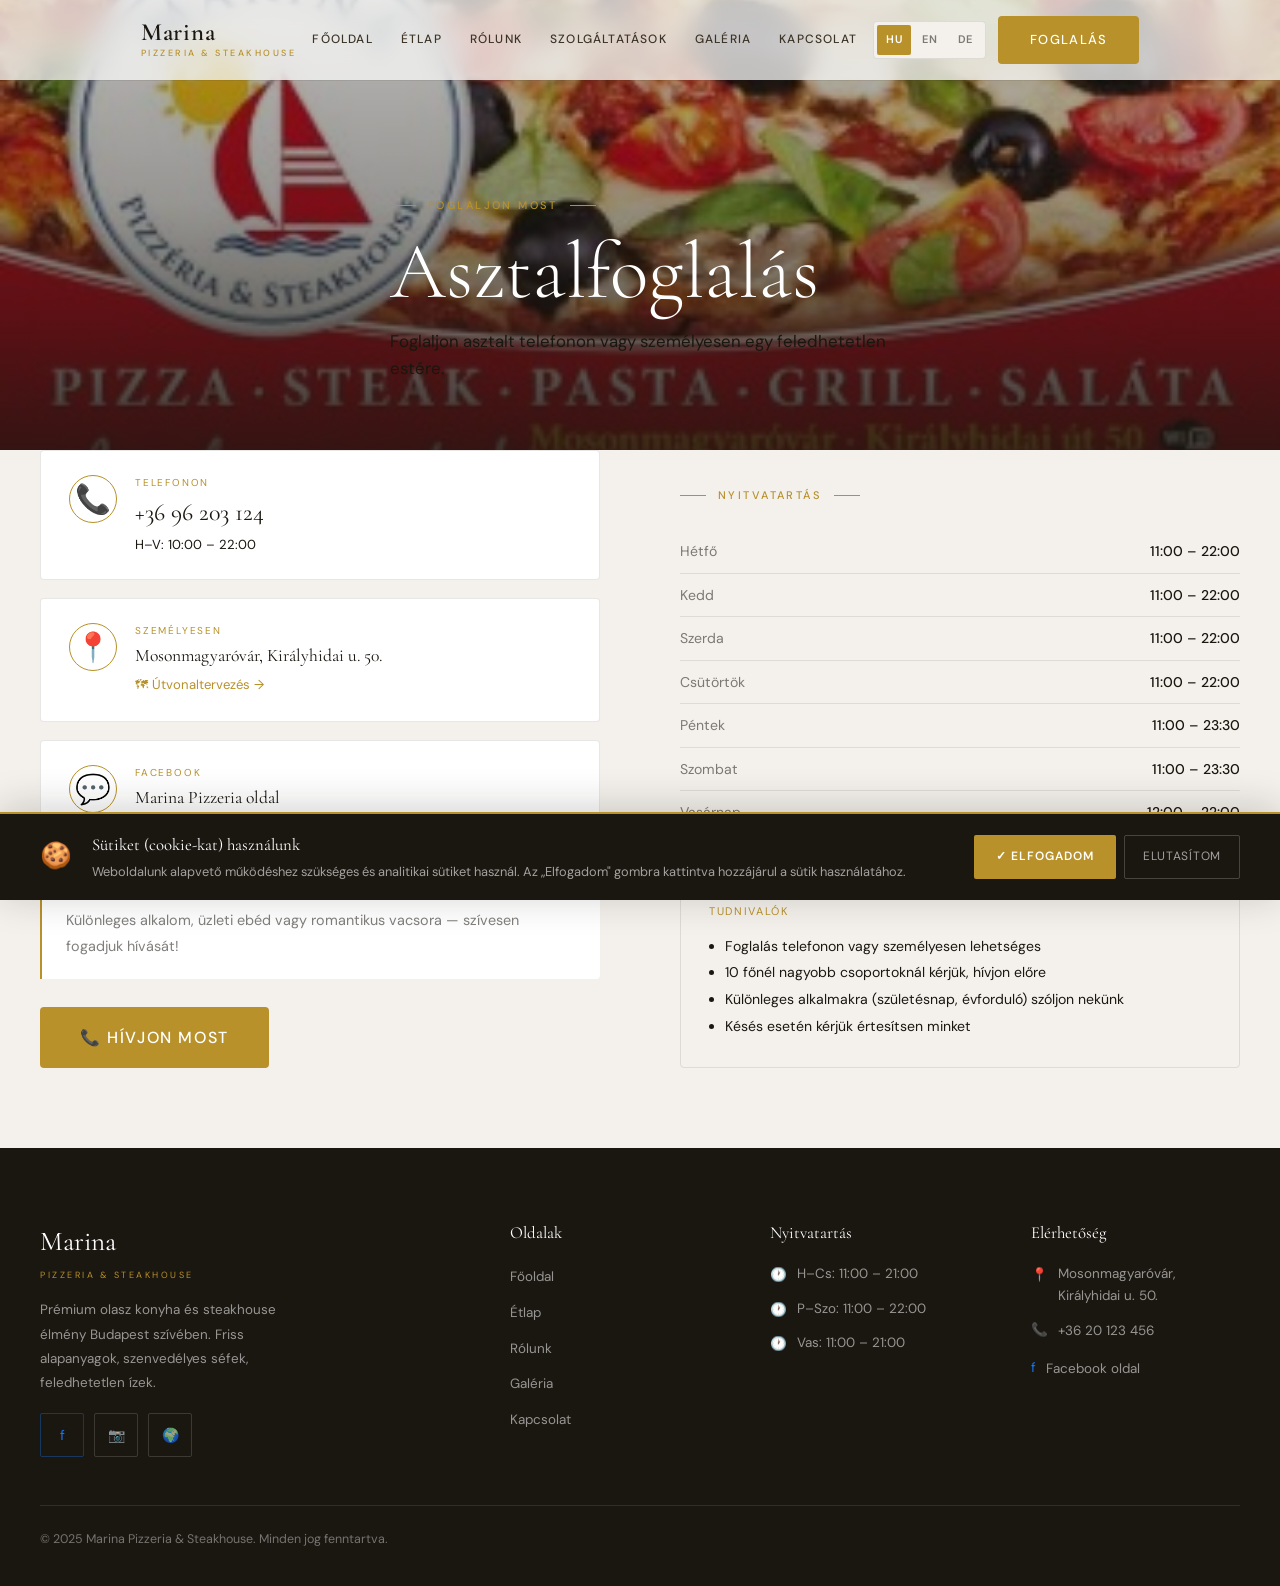
<file: foglalas.html>
<!DOCTYPE html>
<html lang="hu">
<head>
  <meta charset="UTF-8"/>
  <meta name="viewport" content="width=device-width, initial-scale=1.0"/>
  <meta name="description" content="Asztalfoglalás – Marina Pizzeria & Steakhouse. Foglaljon telefonon vagy személyesen!"/>
  <meta name="theme-color" content="#0a0a0a"/>
  <title>Foglalás – Marina Pizzeria &amp; Steakhouse</title>
  <link rel="preconnect" href="https://fonts.googleapis.com"/>
  <link rel="preconnect" href="https://fonts.gstatic.com" crossorigin/>
  <link rel="stylesheet" href="assets/css/style.css"/>
</head>
<body>
<a href="#main" class="skip-link">Ugrás a tartalomhoz</a>

<nav class="nav scrolled" role="navigation" aria-label="Főnavigáció">
  <div class="container"><div class="nav__inner">
    <a href="index.html" class="nav__logo"><span class="nav__logo-main">Marina</span><span class="nav__logo-sub">Pizzeria &amp; Steakhouse</span></a>
    <ul class="nav__links" role="list">
      <li><a href="index.html" class="nav__link" data-i18n="nav_home">Főoldal</a></li>
      <li><a href="etlap.html" class="nav__link" data-i18n="nav_menu">Étlap</a></li>
      <li><a href="rolunk.html" class="nav__link" data-i18n="nav_about">Rólunk</a></li>
      <li><a href="szolgaltatasok.html" class="nav__link">Szolgáltatások</a></li><li><a href="galeria.html" class="nav__link" data-i18n="nav_gallery">Galéria</a></li>
      <li><a href="kapcsolat.html" class="nav__link" data-i18n="nav_contact">Kapcsolat</a></li>
    </ul>
    <div class="nav__cta">
      <div class="lang-switcher" role="group" aria-label="Nyelvválasztó">
        <button class="lang-btn active" data-lang="hu">HU</button>
        <button class="lang-btn" data-lang="en">EN</button>
        <button class="lang-btn" data-lang="de">DE</button>
      </div>
      <a href="tel:+36962031124" class="btn btn-gold"><span data-i18n="nav_book">Foglalás</span></a>
    </div>
    <button class="nav__hamburger" aria-label="Menü megnyitása" aria-expanded="false" aria-controls="mobileNav"><span></span><span></span><span></span></button>
  </div></div>
</nav>
<nav class="nav__mobile" id="mobileNav" aria-label="Mobilnavigáció">
  <a href="index.html" class="nav__mobile-link" data-i18n="nav_home">Főoldal</a>
  <a href="etlap.html" class="nav__mobile-link" data-i18n="nav_menu">Étlap</a>
  <a href="rolunk.html" class="nav__mobile-link" data-i18n="nav_about">Rólunk</a>
  <a href="szolgaltatasok.html" class="nav__mobile-link">Szolgáltatások</a><a href="galeria.html" class="nav__mobile-link" data-i18n="nav_gallery">Galéria</a>
  <a href="kapcsolat.html" class="nav__mobile-link" data-i18n="nav_contact">Kapcsolat</a>
  <a href="tel:+36962031124" class="btn btn-gold" style="margin-top:24px;justify-content:center;" data-i18n="nav_book">Foglalás</a>
  <div class="lang-switcher" style="margin-top:24px;">
    <button class="lang-btn active" data-lang="hu">HU</button>
    <button class="lang-btn" data-lang="en">EN</button>
    <button class="lang-btn" data-lang="de">DE</button>
  </div>
</nav>

<main id="main">

<section class="page-hero">
  <div class="page-hero__bg">
    <img src="assets/img/gallery/galeria-marina-2019-02-26-13-33-33.jpg" alt="" width="1600" height="900" loading="eager" decoding="async"/>
  </div>
  <div class="container">
    <div class="page-hero__content">
      <div class="label" data-i18n="book_label">Foglaljon most</div>
      <h1 class="page-hero__title" data-i18n="book_title">Asztalfoglalás</h1>
      <p style="color:var(--white-dim);font-size:1.05rem;margin-top:16px;max-width:500px;" data-i18n="book_sub">Foglaljon asztalt telefonon vagy személyesen egy feledhetetlen estére.</p>
    </div>
  </div>
</section>

<div class="book-phone" style="padding-top:0;">
  <div class="container">
    <div class="book-phone__inner">
      <div class="reveal-left">
        <div class="book-phone__cards" style="margin-top:0;">
          <div class="book-phone__card">
            <div class="book-phone__card-icon" style="font-size:1.8rem;">📞</div>
            <div>
              <div class="book-phone__card-label" data-i18n="book_phone_l">Telefonon</div>
              <div class="book-phone__card-value"><a href="tel:+36962031124" class="book-phone__card-link" style="font-size:1.5rem;" data-i18n="book_phone_v">+36 20 123 456</a></div>
              <div style="font-size:0.82rem;color:var(--white-dim);margin-top:4px;">H–V: 10:00 – 22:00</div>
            </div>
          </div>
          <div class="book-phone__card">
            <div class="book-phone__card-icon" style="font-size:1.8rem;">📍</div>
            <div>
              <div class="book-phone__card-label" data-i18n="book_visit_l">Személyesen</div>
              <div class="book-phone__card-value" data-i18n="book_visit_v">Mosonmagyaróvár, Királyhidai u. 50.</div>
              <a href="https://maps.google.com/?q=Budapest+Október+6+utca+14" target="_blank" rel="noopener" style="font-size:0.82rem;color:var(--gold);margin-top:6px;display:inline-block;">🗺 Útvonaltervezés →</a>
            </div>
          </div>
          <div class="book-phone__card">
            <div class="book-phone__card-icon" style="font-size:1.8rem;">💬</div>
            <div>
              <div class="book-phone__card-label">Facebook</div>
              <div class="book-phone__card-value"><a href="https://www.facebook.com/share/1BSnPin1i3/?mibextid=wwXIfr" target="_blank" rel="noopener" class="book-phone__card-link">Marina Pizzeria oldal</a></div>
              <div style="font-size:0.82rem;color:var(--white-dim);margin-top:4px;">Írjon nekünk üzenetet</div>
            </div>
          </div>
        </div>
        <div class="book-phone__note" data-i18n="book_note">Különleges alkalom, üzleti ebéd vagy romantikus vacsora — szívesen fogadjuk hívását!</div>
        <div style="margin-top:28px;">
          <a href="tel:+36962031124" class="btn btn-gold" style="font-size:1rem;padding:18px 40px;">
            <span data-i18n="book_btn">📞 Hívjon most</span>
          </a>
        </div>
      </div>
      <div class="reveal-right">
        <div class="book-phone__hours">
          <div class="label" data-i18n="book_hours_l">Nyitvatartás</div>
          <div style="margin-top:8px;">
            <div class="book-phone__hour-row"><span class="book-phone__hour-day">Hétfő</span><span class="book-phone__hour-time">11:00 – 22:00</span></div>
            <div class="book-phone__hour-row"><span class="book-phone__hour-day">Kedd</span><span class="book-phone__hour-time">11:00 – 22:00</span></div>
            <div class="book-phone__hour-row"><span class="book-phone__hour-day">Szerda</span><span class="book-phone__hour-time">11:00 – 22:00</span></div>
            <div class="book-phone__hour-row"><span class="book-phone__hour-day">Csütörtök</span><span class="book-phone__hour-time">11:00 – 22:00</span></div>
            <div class="book-phone__hour-row"><span class="book-phone__hour-day">Péntek</span><span class="book-phone__hour-time">11:00 – 23:30</span></div>
            <div class="book-phone__hour-row"><span class="book-phone__hour-day">Szombat</span><span class="book-phone__hour-time">11:00 – 23:30</span></div>
            <div class="book-phone__hour-row"><span class="book-phone__hour-day">Vasárnap</span><span class="book-phone__hour-time">12:00 – 22:00</span></div>
          </div>
        </div>
        <div style="margin-top:40px;padding:28px;background:var(--graphite);border:1px solid var(--border);border-radius:4px;">
          <div style="font-size:11px;letter-spacing:0.15em;text-transform:uppercase;color:var(--gold);margin-bottom:12px;">Tudnivalók</div>
          <ul style="font-size:0.88rem;color:var(--white-dim);line-height:1.9;padding-left:16px;list-style:disc;">
            <li>Foglalás telefonon vagy személyesen lehetséges</li>
            <li>10 főnél nagyobb csoportoknál kérjük, hívjon előre</li>
            <li>Különleges alkalmakra (születésnap, évforduló) szóljon nekünk</li>
            <li>Késés esetén kérjük értesítsen minket</li>
          </ul>
        </div>
      </div>
    </div>
  </div>
</div>

</main>

<footer class="footer" role="contentinfo">
  <div class="container">
    <div class="footer__grid">
      <div>
        <div class="footer__brand-name">Marina</div>
        <div class="footer__brand-sub">Pizzeria &amp; Steakhouse</div>
        <p class="footer__brand-text" data-i18n="foot_about">Prémium olasz konyha és steakhouse élmény Mosonmagyaróváron.</p>
        <div class="footer__social">
          <a href="https://www.facebook.com/share/1BSnPin1i3/?mibextid=wwXIfr" class="footer__social-link" aria-label="Facebook" target="_blank" rel="noopener noreferrer" style="color:#1877F2;border-color:rgba(24,119,242,0.35);">f</a>
          <a href="#" class="footer__social-link" aria-label="Instagram">📷</a>
          <a href="#" class="footer__social-link" aria-label="TripAdvisor">🌍</a>
        </div>
      </div>
      <div>
        <div class="footer__col-title" data-i18n="foot_pages">Oldalak</div>
        <ul class="footer__links">
          <li><a href="index.html" class="footer__link" data-i18n="nav_home">Főoldal</a></li>
          <li><a href="etlap.html" class="footer__link" data-i18n="nav_menu">Étlap</a></li>
          <li><a href="rolunk.html" class="footer__link" data-i18n="nav_about">Rólunk</a></li>
          <li><a href="galeria.html" class="footer__link" data-i18n="nav_gallery">Galéria</a></li>
          <li><a href="kapcsolat.html" class="footer__link" data-i18n="nav_contact">Kapcsolat</a></li>
        </ul>
      </div>
      <div>
        <div class="footer__col-title" data-i18n="foot_hours">Nyitvatartás</div>
        <div class="footer__info">
          <div class="footer__info-item"><span class="footer__info-icon">🕐</span><span data-i18n="h_week">H–Cs: 09:00 – 21:00</span></div>
          <div class="footer__info-item"><span class="footer__info-icon">🕐</span><span data-i18n="h_fri">P–Szo: 09:00 – 22:00</span></div>
          <div class="footer__info-item"><span class="footer__info-icon">🕐</span><span data-i18n="h_sun">Vas: 09:00 – 21:00</span></div>
        </div>
      </div>
      <div>
        <div class="footer__col-title" data-i18n="foot_contact">Elérhetőség</div>
        <div class="footer__info">
          <div class="footer__info-item"><span class="footer__info-icon">📍</span><span>Mosonmagyaróvár, Királyhidai u. 50.</span></div>
          <div class="footer__info-item"><span class="footer__info-icon">📞</span><a href="tel:+36962031124" class="footer__link">+36 20 123 456</a></div>
          <div class="footer__info-item"><span class="footer__info-icon" style="color:#1877F2;">f</span><a href="https://www.facebook.com/share/1BSnPin1i3/?mibextid=wwXIfr" class="footer__link" target="_blank" rel="noopener noreferrer">Facebook oldal</a></div>
        </div>
      </div>
    </div>
    <div class="footer__bottom"><span data-i18n="foot_copy">© 2015–2025 Marina Pizzeria &amp; Steakhouse.</span></div>
  </div>
</footer>

<div class="cookie-banner" role="dialog" aria-live="polite">
  <div class="container"><div class="cookie-banner__inner">
    <div class="cookie-banner__icon" aria-hidden="true">🍪</div>
    <div class="cookie-banner__text">
      <div class="cookie-banner__title" data-i18n="ck_title">Sütiket használunk</div>
      <div class="cookie-banner__desc" data-i18n="ck_desc">Weboldalunk alapvető működéshez szükséges sütiket használ.</div>
    </div>
    <div class="cookie-banner__actions">
      <button class="cookie-btn-accept" data-i18n="ck_accept">✓ Elfogadom</button>
      <button class="cookie-btn-decline" data-i18n="ck_decline">Elutasítom</button>
    </div>
  </div></div>
</div>

<script src="assets/js/main.js"></script>
</body>
</html>
</file>
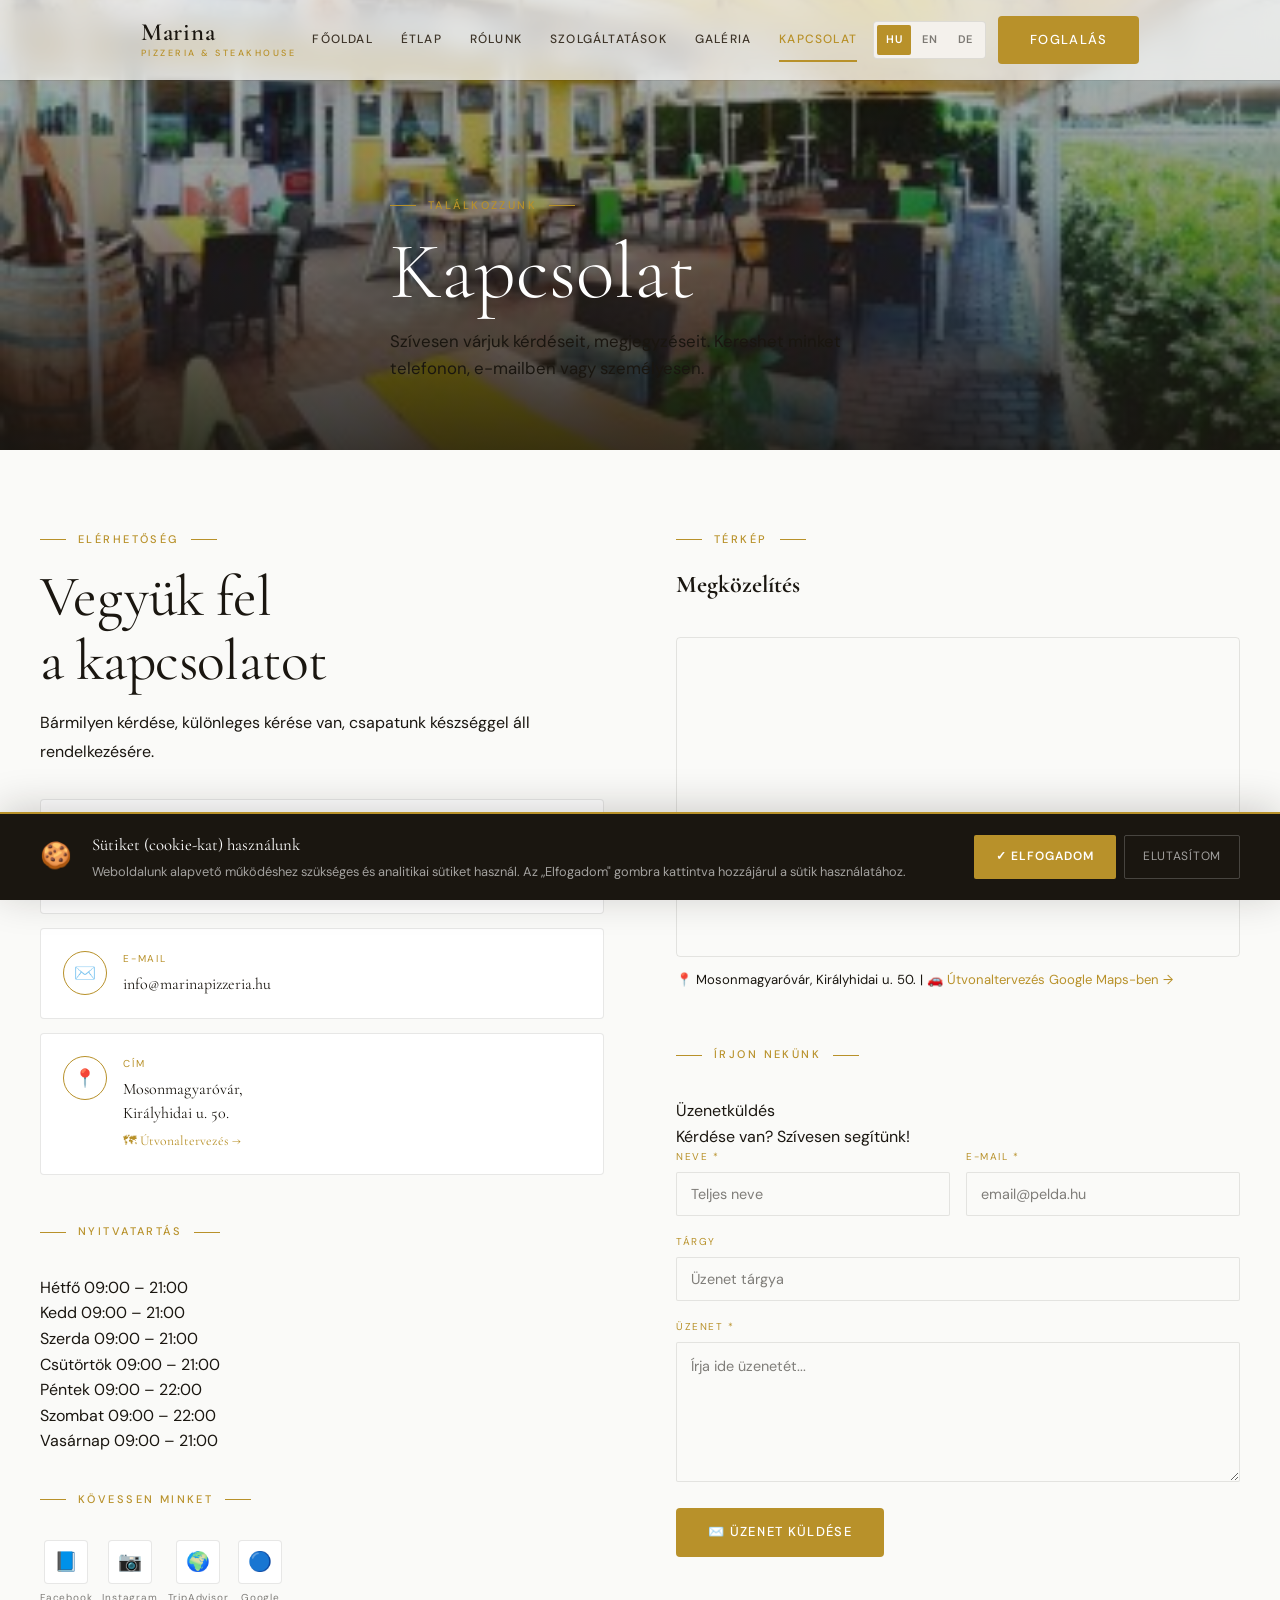
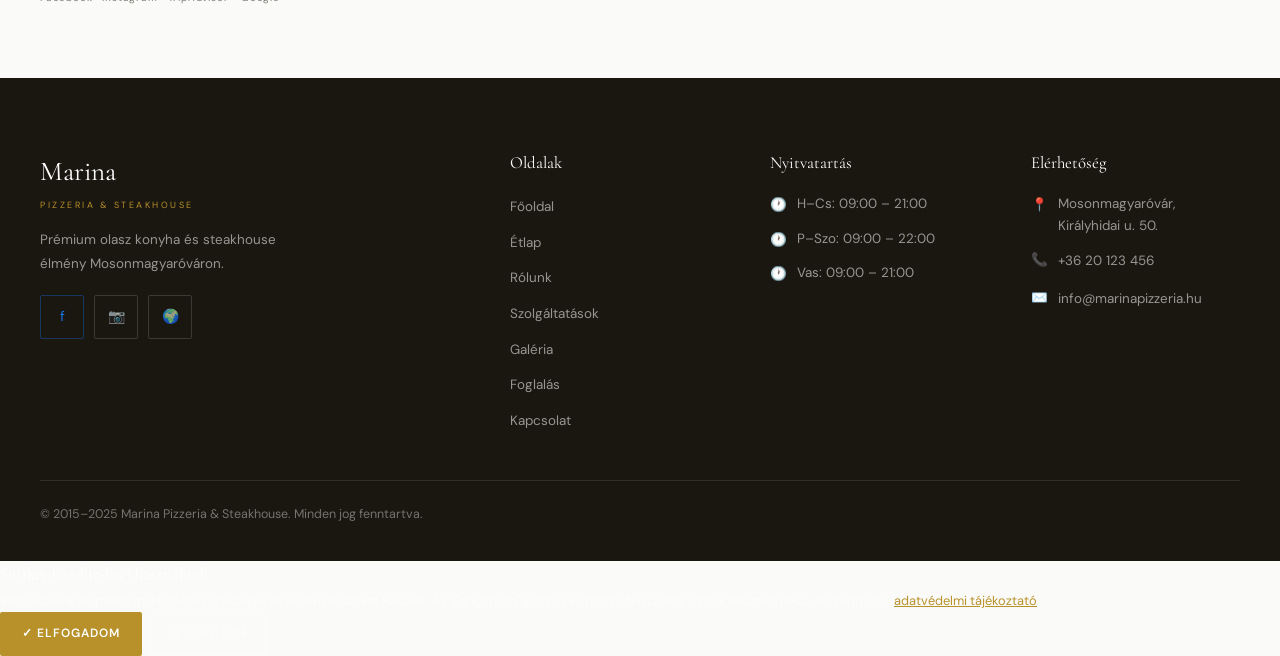
<file: kapcsolat.html>
<!DOCTYPE html>
<html lang="hu">
<head>
  <meta charset="UTF-8"/>
  <link rel="preconnect" href="https://fonts.googleapis.com"/>
  <link rel="preconnect" href="https://fonts.gstatic.com" crossorigin/>
  <meta name="theme-color" content="#0a0a0a"/>
  <meta name="viewport" content="width=device-width, initial-scale=1.0"/>
  <meta name="description" content="Kapcsolat – Marina Pizzeria &amp; Steakhouse. Elérhetőség, cím, nyitvatartás, térkép."/>
  <title>Kapcsolat – Marina Pizzeria &amp; Steakhouse</title>
  <link rel="stylesheet" href="assets/css/style.css"/>
</head>
<body>

<a href="#main" class="skip-link">Ugrás a tartalomhoz</a>


<nav class="nav scrolled" role="navigation" aria-label="Főnavigáció">
  <div class="container"><div class="nav__inner">
    <a href="index.html" class="nav__logo" aria-label="Marina főoldal">
      <span class="nav__logo-main">Marina</span>
      <span class="nav__logo-sub">Pizzeria &amp; Steakhouse</span>
    </a>
    <ul class="nav__links" role="list">
      <li><a href="index.html" class="nav__link" data-i18n="nav_home">Főoldal</a></li>
      <li><a href="etlap.html" class="nav__link" data-i18n="nav_menu">Étlap</a></li>
      <li><a href="rolunk.html" class="nav__link" data-i18n="nav_about">Rólunk</a></li>
      <li><a href="szolgaltatasok.html" class="nav__link">Szolgáltatások</a></li><li><a href="galeria.html" class="nav__link" data-i18n="nav_gallery">Galéria</a></li>
      <li><a href="kapcsolat.html" class="nav__link" data-i18n="nav_contact">Kapcsolat</a></li>
    </ul>
    <div class="nav__cta">
      <div class="lang-switcher" role="group" aria-label="Nyelvválasztó">
        <button class="lang-btn active" data-lang="hu">HU</button>
        <button class="lang-btn" data-lang="en">EN</button>
        <button class="lang-btn" data-lang="de">DE</button>
      </div>
      <a href="tel:+36962031124" class="btn btn-gold"><span data-i18n="nav_book">Foglalás</span></a>
    </div>
    <button class="nav__hamburger" aria-label="Menü megnyitása" aria-expanded="false" aria-controls="mobileNav">
      <span></span><span></span><span></span>
    </button>
  </div></div>
</nav>
<nav class="nav__mobile" id="mobileNav" aria-label="Mobilnavigáció">
  <a href="index.html" class="nav__mobile-link" data-i18n="nav_home">Főoldal</a>
  <a href="etlap.html" class="nav__mobile-link" data-i18n="nav_menu">Étlap</a>
  <a href="rolunk.html" class="nav__mobile-link" data-i18n="nav_about">Rólunk</a>
  <a href="szolgaltatasok.html" class="nav__mobile-link">Szolgáltatások</a><a href="galeria.html" class="nav__mobile-link" data-i18n="nav_gallery">Galéria</a>
  <a href="kapcsolat.html" class="nav__mobile-link" data-i18n="nav_contact">Kapcsolat</a>
  <a href="tel:+36962031124" class="btn btn-gold" style="margin-top:24px;justify-content:center;" data-i18n="nav_book">Foglalás</a>
  <div class="lang-switcher" style="margin-top:24px;" role="group">
    <button class="lang-btn active" data-lang="hu">HU</button>
    <button class="lang-btn" data-lang="en">EN</button>
    <button class="lang-btn" data-lang="de">DE</button>
  </div>
</nav>

<main id="main">
<!-- ── PAGE HERO ── -->
<section class="page-hero">
  <div class="page-hero__bg">
    <img src="assets/img/gallery/galeria-terasz-2020-06-23-18-58-16.jpg" alt="Kapcsolat háttér" loading="eager"/>
  </div>
  <div class="container">
    <div class="page-hero__content">
      <div class="label">Találkozzunk</div>
      <h1 class="page-hero__title">Kapcsolat</h1>
      <p style="color:var(--white-dim);font-size:1.05rem;margin-top:16px;max-width:500px;">
        Szívesen várjuk kérdéseit, megjegyzéseit. Kereshet minket telefonon, e-mailben vagy személyesen.
      </p>
    </div>
  </div>
</section>

<!-- ── CONTACT ── -->
<div class="contact-page">
  <div class="container">
    <div class="contact-page__inner">

      <!-- Left Column -->
      <div>
        <div class="label reveal">Elérhetőség</div>
        <h2 class="h-section reveal" style="margin-bottom:8px;">Vegyük fel<br/>a kapcsolatot</h2>
        <p class="reveal" style="color:var(--white-dim);margin-top:16px;line-height:1.8;margin-bottom:8px;" data-delay="100">
          Bármilyen kérdése, különleges kérése van, csapatunk készséggel áll rendelkezésére.
        </p>

        <div class="contact-cards">
          <div class="contact-card reveal" data-delay="0">
            <div class="contact-card__icon">📞</div>
            <div>
              <div class="contact-card__label">Telefon</div>
              <div class="contact-card__value">
                <a href="tel:+36962031124" class="contact-card__link">+36 96 203 124</a><br/>
                <a href="tel:+36304434262" class="contact-card__link" style="font-size:0.9rem;color:var(--white-dim);">+36 30 443 4262</a>
              </div>
            </div>
          </div>
          <div class="contact-card reveal" data-delay="80">
            <div class="contact-card__icon">✉️</div>
            <div>
              <div class="contact-card__label">E-mail</div>
              <div class="contact-card__value">
                <a href="mailto:info@marinapizzeria.hu" class="contact-card__link">info@marinapizzeria.hu</a>
              </div>
            </div>
          </div>
          <div class="contact-card reveal" data-delay="160">
            <div class="contact-card__icon">📍</div>
            <div>
              <div class="contact-card__label">Cím</div>
              <div class="contact-card__value">
                Mosonmagyaróvár,<br/>Királyhidai u. 50.<br/>
                <a href="https://maps.google.com/?q=Marina+Pizzeria+Mosonmagyaróvár+Királyhidai+u+50" target="_blank" rel="noopener" style="font-size:0.85rem;color:var(--gold);margin-top:6px;display:inline-block;">🗺 Útvonaltervezés →</a>
              </div>
            </div>
          </div>
        </div>

        <!-- Hours -->
        <div style="margin-top:40px;" class="reveal">
          <div class="label">Nyitvatartás</div>
          <div class="booking-hours-grid" style="margin-top:16px;">
            <div class="booking-hour-row">
              <span class="booking-hour-day">Hétfő</span>
              <span class="booking-hour-time">09:00 – 21:00</span>
            </div>
            <div class="booking-hour-row">
              <span class="booking-hour-day">Kedd</span>
              <span class="booking-hour-time">09:00 – 21:00</span>
            </div>
            <div class="booking-hour-row">
              <span class="booking-hour-day">Szerda</span>
              <span class="booking-hour-time">09:00 – 21:00</span>
            </div>
            <div class="booking-hour-row">
              <span class="booking-hour-day">Csütörtök</span>
              <span class="booking-hour-time">09:00 – 21:00</span>
            </div>
            <div class="booking-hour-row">
              <span class="booking-hour-day">Péntek</span>
              <span class="booking-hour-time">09:00 – 22:00</span>
            </div>
            <div class="booking-hour-row">
              <span class="booking-hour-day">Szombat</span>
              <span class="booking-hour-time">09:00 – 22:00</span>
            </div>
            <div class="booking-hour-row">
              <span class="booking-hour-day">Vasárnap</span>
              <span class="booking-hour-time">09:00 – 21:00</span>
            </div>
          </div>
        </div>

        <!-- Social -->
        <div class="contact-social reveal">
          <div class="label">Kövessen minket</div>
          <div class="contact-social__grid">
            <a href="#" class="contact-social__item" aria-label="Facebook">
              <div class="contact-social__icon">📘</div>
              <div class="contact-social__name">Facebook</div>
            </a>
            <a href="#" class="contact-social__item" aria-label="Instagram">
              <div class="contact-social__icon">📷</div>
              <div class="contact-social__name">Instagram</div>
            </a>
            <a href="#" class="contact-social__item" aria-label="TripAdvisor">
              <div class="contact-social__icon">🌍</div>
              <div class="contact-social__name">TripAdvisor</div>
            </a>
            <a href="#" class="contact-social__item" aria-label="Google">
              <div class="contact-social__icon">🔵</div>
              <div class="contact-social__name">Google</div>
            </a>
          </div>
        </div>
      </div>

      <!-- Right Column: Map + Contact Form -->
      <div>
        <!-- Map -->
        <div class="reveal-right">
          <div class="label">Térkép</div>
          <h3 style="font-family:var(--font-display);font-size:1.5rem;color:var(--white);margin-bottom:16px;">Megközelítés</h3>
          <div class="contact-map">
            <iframe
              src="https://www.openstreetmap.org/export/embed.html?bbox=17.2580%2C47.8745%2C17.2680%2C47.8800&amp;layer=mapnik&amp;marker=47.8769%2C17.2627"
              title="Marina Pizzeria helyszíne a térképen – Mosonmagyaróvár, Királyhidai u. 50."
              loading="lazy"
              allowfullscreen
            ></iframe>
          </div>
          <p style="font-size:0.82rem;color:var(--white-dim);margin-top:12px;line-height:1.6;">
            📍 Mosonmagyaróvár, Királyhidai u. 50. | 🚗 <a href="https://maps.google.com/?q=Marina+Pizzeria+Mosonmagyaróvár+Királyhidai+u+50" target="_blank" rel="noopener" style="color:var(--gold);">Útvonaltervezés Google Maps-ben →</a>
          </p>
        </div>

        <!-- Contact Form -->
        <div style="margin-top:48px;" class="reveal-right">
          <div class="label">Írjon nekünk</div>
          <div class="booking-form" style="margin-top:16px;">
            <div class="booking-form__title">Üzenetküldés</div>
            <div class="booking-form__sub">Kérdése van? Szívesen segítünk!</div>
            <form id="contactForm" novalidate>
              <div class="form-row">
                <div class="form-group">
                  <label class="form-label" for="cname">Neve *</label>
                  <input class="form-input" type="text" id="cname" placeholder="Teljes neve" required/>
                </div>
                <div class="form-group">
                  <label class="form-label" for="cemail">E-mail *</label>
                  <input class="form-input" type="email" id="cemail" placeholder="email@pelda.hu" required/>
                </div>
              </div>
              <div class="form-group">
                <label class="form-label" for="csubject">Tárgy</label>
                <input class="form-input" type="text" id="csubject" placeholder="Üzenet tárgya"/>
              </div>
              <div class="form-group">
                <label class="form-label" for="cmessage">Üzenet *</label>
                <textarea class="form-textarea" id="cmessage" placeholder="Írja ide üzenetét..." style="min-height:140px;" required></textarea>
              </div>
              <button type="submit" class="btn btn-gold form-submit" onclick="this.closest('form').querySelector('.contact-success').style.display='block';this.closest('form').reset();event.preventDefault();">
                <span>✉️ Üzenet küldése</span>
              </button>
              <div class="contact-success" style="display:none;margin-top:16px;padding:16px;background:rgba(201,168,76,0.1);border:1px solid var(--gold);border-radius:4px;text-align:center;color:var(--gold);">
                ✓ Üzenetét megkaptuk! Hamarosan válaszolunk.
              </div>
            </form>
          </div>
        </div>
      </div>
    </div>
  </div>
</div>

</main>

<!-- ── FOOTER ── -->
<footer class="footer">
  <div class="container">
    <div class="footer__grid">
      <div>
        <div class="footer__brand-name">Marina</div>
        <div class="footer__brand-sub">Pizzeria &amp; Steakhouse</div>
        <p class="footer__brand-text">Prémium olasz konyha és steakhouse élmény Mosonmagyaróváron.</p>
                <div class="footer__social">
          <a href="https://www.facebook.com/share/1BSnPin1i3/?mibextid=wwXIfr" class="footer__social-link" aria-label="Facebook" target="_blank" rel="noopener noreferrer" style="color:#1877F2;border-color:rgba(24,119,242,0.35);">f</a>
          <a href="#" class="footer__social-link" aria-label="Instagram">📷</a>
          <a href="#" class="footer__social-link" aria-label="TripAdvisor">🌍</a>
        </div>
      </div>
      <div>
        <div class="footer__col-title">Oldalak</div>
        <ul class="footer__links">
          <li><a href="index.html" class="footer__link">Főoldal</a></li>
          <li><a href="etlap.html" class="footer__link">Étlap</a></li>
          <li><a href="rolunk.html" class="footer__link">Rólunk</a></li>
          <li><a href="szolgaltatasok.html" class="footer__link">Szolgáltatások</a></li><li><a href="galeria.html" class="footer__link">Galéria</a></li>
          <li><a href="foglalas.html" class="footer__link">Foglalás</a></li>
          <li><a href="kapcsolat.html" class="footer__link" aria-current="page">Kapcsolat</a></li>
        </ul>
      </div>
      <div>
        <div class="footer__col-title">Nyitvatartás</div>
        <div class="footer__info">
          <div class="footer__info-item"><span class="footer__info-icon">🕐</span><span>H–Cs: 09:00 – 21:00</span></div>
          <div class="footer__info-item"><span class="footer__info-icon">🕐</span><span>P–Szo: 09:00 – 22:00</span></div>
          <div class="footer__info-item"><span class="footer__info-icon">🕐</span><span>Vas: 09:00 – 21:00</span></div>
        </div>
      </div>
      <div>
        <div class="footer__col-title">Elérhetőség</div>
        <div class="footer__info">
          <div class="footer__info-item"><span class="footer__info-icon">📍</span><span>Mosonmagyaróvár,<br/>Királyhidai u. 50.</span></div>
          <div class="footer__info-item"><span class="footer__info-icon">📞</span><a href="tel:+36962031124" class="footer__link">+36 20 123 456</a></div>
          <div class="footer__info-item"><span class="footer__info-icon">✉️</span><a href="mailto:info@marinapizzeria.hu" class="footer__link">info@marinapizzeria.hu</a></div>
        </div>
      </div>
    </div>
    <div class="footer__bottom">
      <span>© 2015–2025 Marina Pizzeria &amp; Steakhouse. Minden jog fenntartva.</span>
      
    </div>
  </div>
</footer>


      <div class="cookie-banner__text">
        <div class="cookie-banner__title">Sütiket (cookie-kat) használunk</div>
        <div class="cookie-banner__desc">Weboldalunk alapvető működéshez szükséges és analitikai sütiket használ. Az „Elfogadom" gombra kattintva hozzájárul a sütik használatához. Bővebb info: <a href="#">adatvédelmi tájékoztató</a>.</div>
      </div>
      <div class="cookie-banner__actions">
        <button class="cookie-btn-accept">✓ Elfogadom</button>
        <button class="cookie-btn-decline">Elutasítom</button>
      </div>
    </div>
  </div>
</div>


<!-- COOKIE -->
<div class="cookie-banner" role="dialog" aria-live="polite" aria-label="Cookie tájékoztató">
  <div class="container">
    <div class="cookie-banner__inner">
      <div class="cookie-banner__icon" aria-hidden="true">🍪</div>
      <div class="cookie-banner__text">
        <div class="cookie-banner__title" data-i18n="ck_title">Sütiket (cookie-kat) használunk</div>
        <div class="cookie-banner__desc" data-i18n="ck_desc">Weboldalunk alapvető működéshez szükséges és analitikai sütiket használ.</div>
      </div>
      <div class="cookie-banner__actions">
        <button class="cookie-btn-accept" data-i18n="ck_accept">✓ Elfogadom</button>
        <button class="cookie-btn-decline" data-i18n="ck_decline">Elutasítom</button>
      </div>
    </div>
  </div>
</div>
<script src="assets/js/main.js"></script>
</body>
</html>
</file>
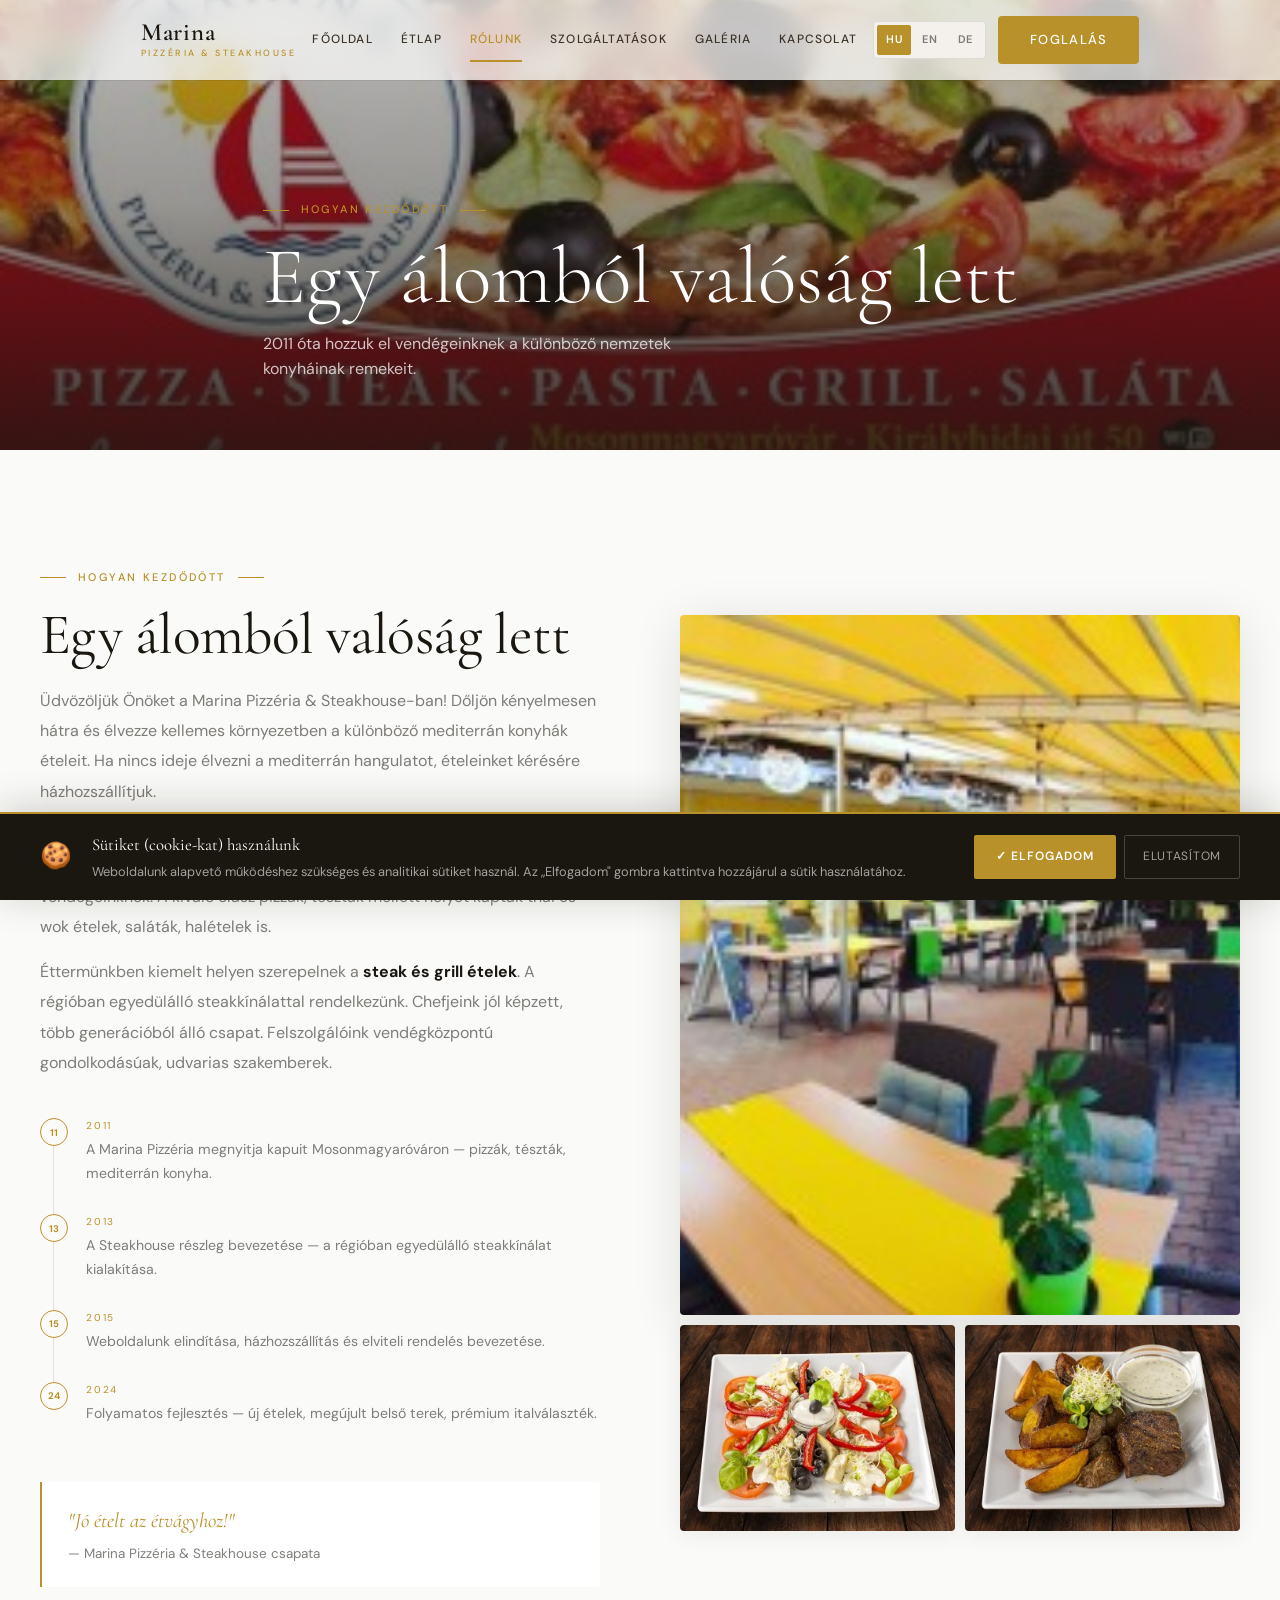
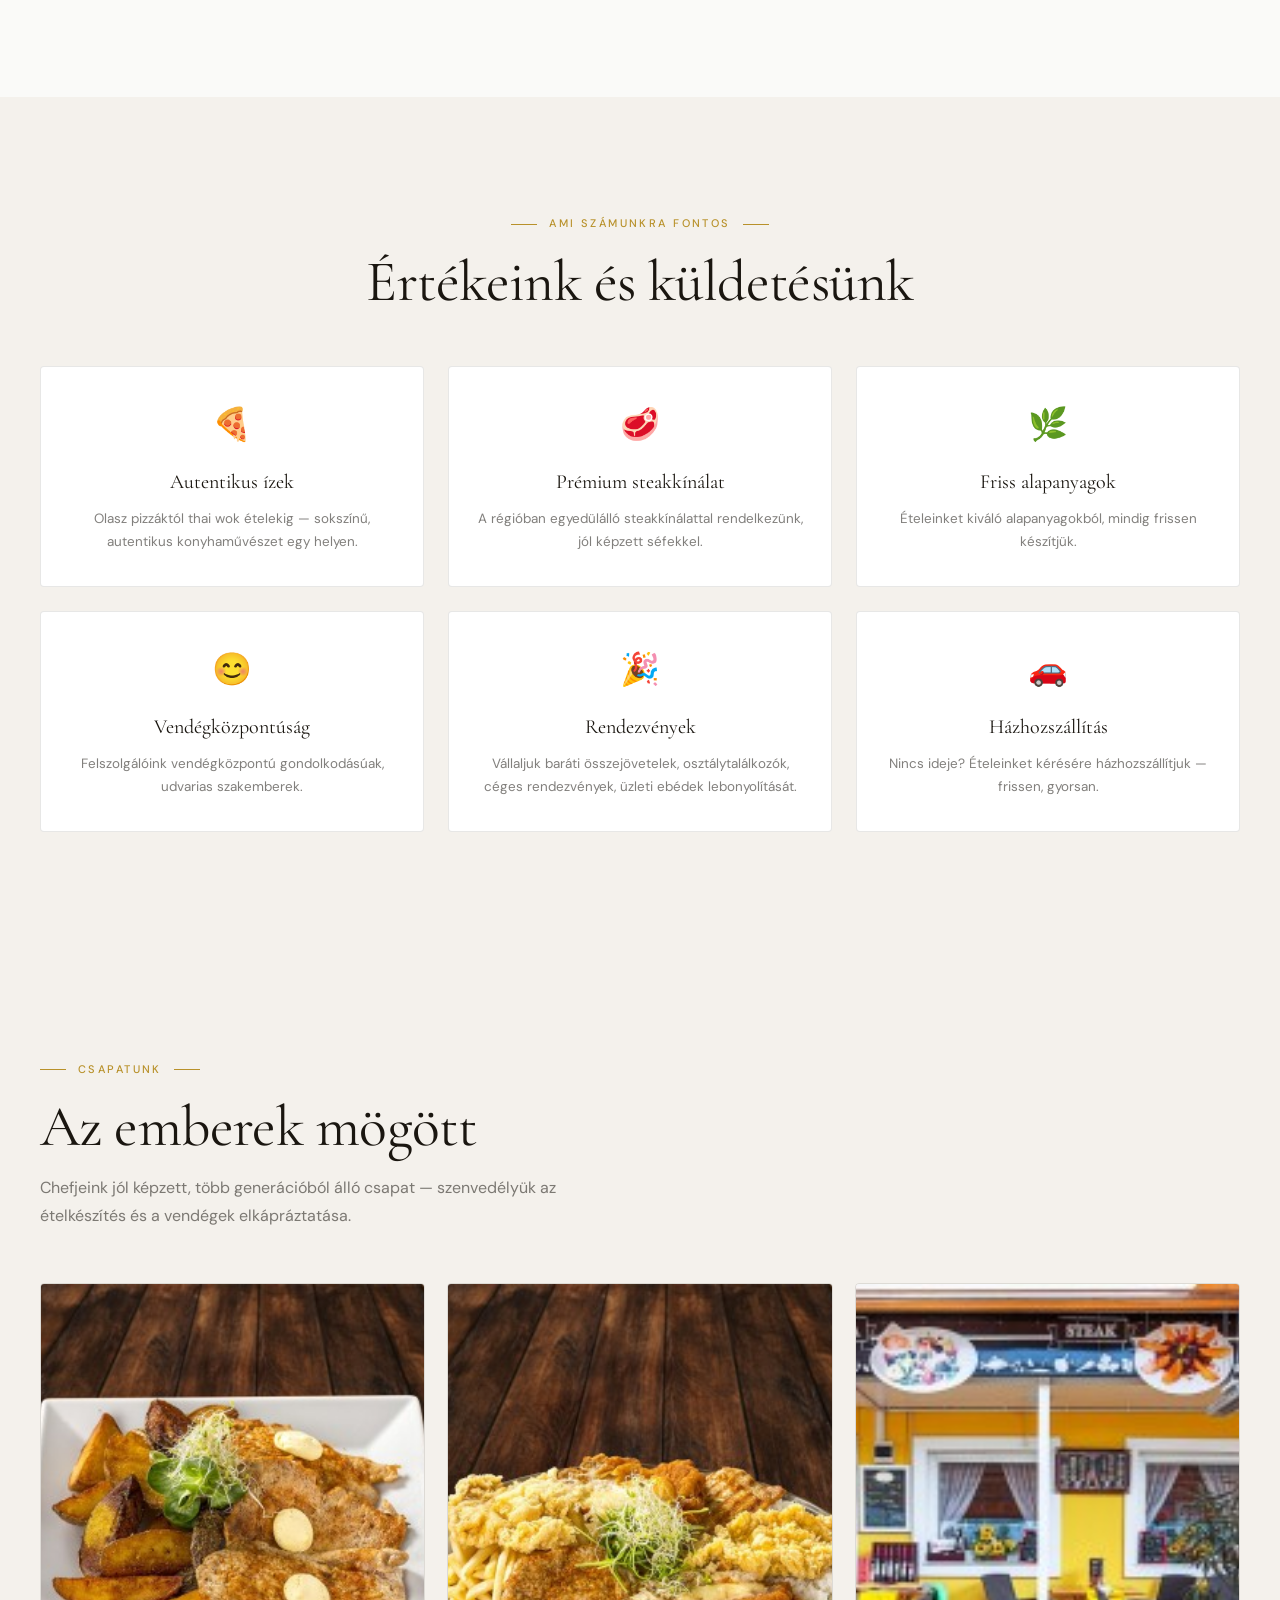
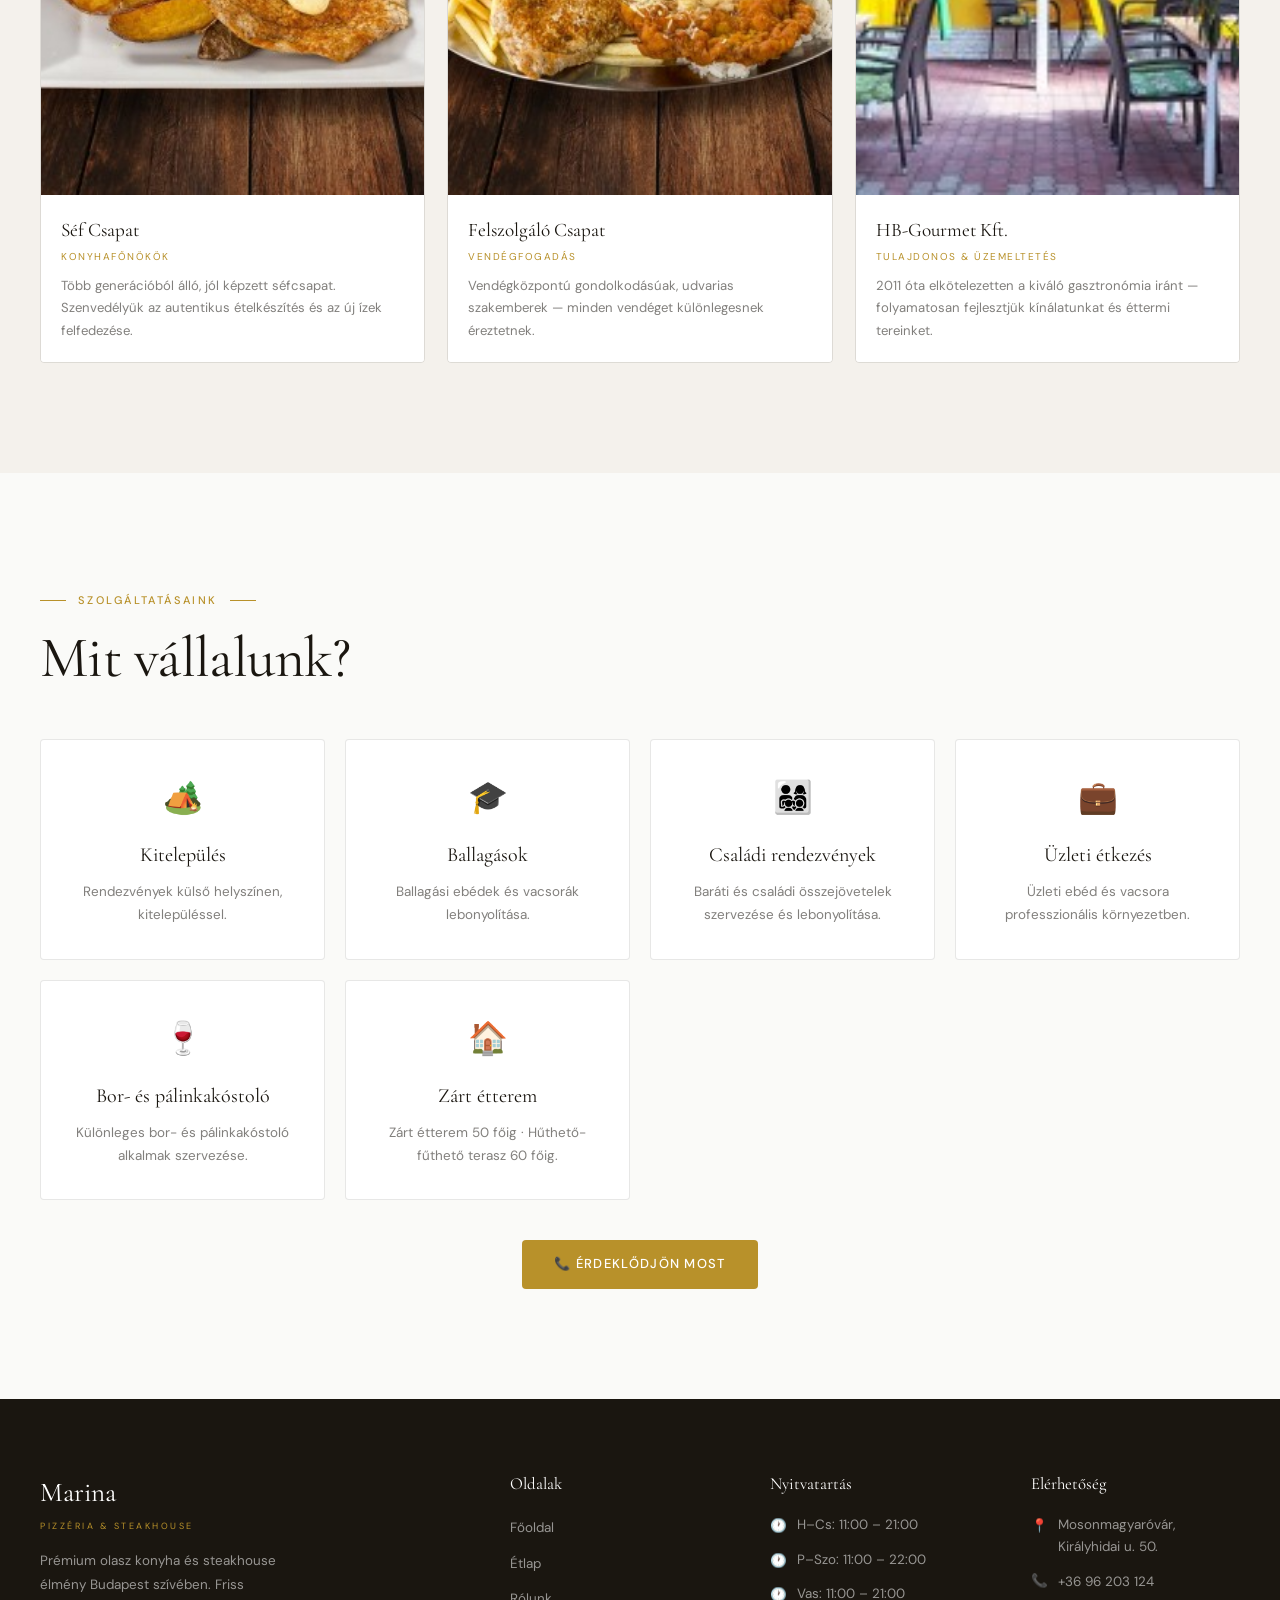
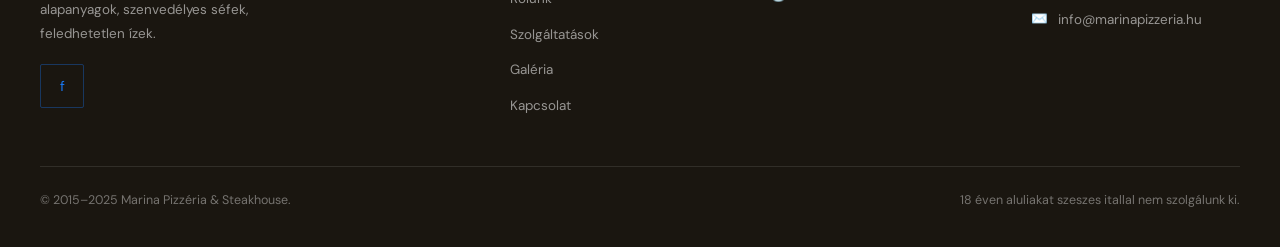
<file: rolunk.html>
<!DOCTYPE html>
<html lang="hu">
<head>
  <meta charset="UTF-8"/><meta name="viewport" content="width=device-width, initial-scale=1.0"/>
  <meta name="description" content="Rólunk – Marina Pizzéria & Steakhouse Mosonmagyaróvár. Ismerd meg történetünket, csapatunkat és értékeinket."/>
  <meta name="theme-color" content="#FAFAF8"/>
  <title>Rólunk – Marina Pizzéria &amp; Steakhouse</title>
  <link rel="preconnect" href="https://fonts.googleapis.com"/><link rel="preconnect" href="https://fonts.gstatic.com" crossorigin/>
  <link rel="stylesheet" href="assets/css/style.css"/>
</head>
<body>
<a href="#main" class="skip-link">Ugrás a tartalomhoz</a>
<nav class="nav scrolled" role="navigation" aria-label="Főnavigáció">
  <div class="container"><div class="nav__inner">
    <a href="index.html" class="nav__logo"><span class="nav__logo-main">Marina</span><span class="nav__logo-sub">Pizzéria &amp; Steakhouse</span></a>
    <ul class="nav__links" role="list">
      <li><a href="index.html" class="nav__link" data-i18n="nav_home">Főoldal</a></li>
      <li><a href="etlap.html" class="nav__link" data-i18n="nav_menu">Étlap</a></li>
      <li><a href="rolunk.html" class="nav__link active" aria-current="page" data-i18n="nav_about">Rólunk</a></li>
      <li><a href="szolgaltatasok.html" class="nav__link">Szolgáltatások</a></li><li><a href="galeria.html" class="nav__link" data-i18n="nav_gallery">Galéria</a></li>
      <li><a href="kapcsolat.html" class="nav__link" data-i18n="nav_contact">Kapcsolat</a></li>
    </ul>
    <div class="nav__cta"><div class="lang-switcher" role="group"><button class="lang-btn active" data-lang="hu">HU</button><button class="lang-btn" data-lang="en">EN</button><button class="lang-btn" data-lang="de">DE</button></div><a href="tel:+36962031124" class="btn btn-gold"><span data-i18n="nav_book">Foglalás</span></a></div>
    <button class="nav__hamburger" aria-label="Menü" aria-expanded="false" aria-controls="mobileNav"><span></span><span></span><span></span></button>
  </div></div>
</nav>
<nav class="nav__mobile" id="mobileNav">
  <a href="index.html" class="nav__mobile-link">Főoldal</a><a href="etlap.html" class="nav__mobile-link">Étlap</a><a href="rolunk.html" class="nav__mobile-link">Rólunk</a><a href="galeria.html" class="nav__mobile-link">Galéria</a><a href="kapcsolat.html" class="nav__mobile-link">Kapcsolat</a>
  <a href="tel:+36962031124" class="btn btn-gold" style="margin-top:24px;justify-content:center;">📞 Foglalás</a>
  <div class="lang-switcher" style="margin-top:24px;"><button class="lang-btn active" data-lang="hu">HU</button><button class="lang-btn" data-lang="en">EN</button><button class="lang-btn" data-lang="de">DE</button></div>
</nav>

<main id="main">
<section class="page-hero">
  <div class="page-hero__bg"><img src="assets/img/gallery/galeria-marina-2019-02-26-13-33-33.jpg" alt="" width="1600" height="900" loading="eager"/></div>
  <div class="container"><div class="page-hero__content">
    <div class="label" data-i18n="ab_story_l">Hogyan kezdődött</div>
    <h1 class="page-hero__title" data-i18n="ab_story_t">Rólunk</h1>
    <p class="page-hero__sub">2011 óta hozzuk el vendégeinknek a különböző nemzetek konyháinak remekeit.</p>
  </div></div>
</section>

<section class="section about-story">
  <div class="container">
    <div class="about-story__inner">
      <div>
        <div class="label reveal" data-i18n="ab_story_l">Hogyan kezdődött</div>
        <h2 class="h-section reveal" data-delay="80" data-i18n="ab_story_t">Egy álomból valóság lett</h2>
        <p class="reveal" style="color:var(--ink-dim);margin-top:18px;line-height:1.9;" data-delay="140">Üdvözöljük Önöket a Marina Pizzéria &amp; Steakhouse-ban! Dőljön kényelmesen hátra és élvezze kellemes környezetben a különböző mediterrán konyhák ételeit. Ha nincs ideje élvezni a mediterrán hangulatot, ételeinket kérésére házhozszállítjuk.</p>
        <p class="reveal" style="color:var(--ink-dim);margin-top:14px;line-height:1.9;" data-delay="200">A Marina Pizzéria és Steakhouse <strong style="color:var(--ink);">2011 augusztusában</strong> nyitotta meg kapuit. Célunk, hogy a különböző nemzetek konyháinak remekeit elhozzuk vendégeinknek. A kiváló olasz pizzák, tészták mellett helyet kaptak thai és wok ételek, saláták, halételek is.</p>
        <p class="reveal" style="color:var(--ink-dim);margin-top:14px;line-height:1.9;" data-delay="260">Éttermünkben kiemelt helyen szerepelnek a <strong style="color:var(--ink);">steak és grill ételek</strong>. A régióban egyedülálló steakkínálattal rendelkezünk. Chefjeink jól képzett, több generációból álló csapat. Felszolgálóink vendégközpontú gondolkodásúak, udvarias szakemberek.</p>
        <div class="about-timeline">
          <div class="timeline-item"><div class="timeline-dot">11</div><div><div class="timeline-year">2011</div><div class="timeline-text">A Marina Pizzéria megnyitja kapuit Mosonmagyaróváron — pizzák, tészták, mediterrán konyha.</div></div></div>
          <div class="timeline-item"><div class="timeline-dot">13</div><div><div class="timeline-year">2013</div><div class="timeline-text">A Steakhouse részleg bevezetése — a régióban egyedülálló steakkínálat kialakítása.</div></div></div>
          <div class="timeline-item"><div class="timeline-dot">15</div><div><div class="timeline-year">2015</div><div class="timeline-text">Weboldalunk elindítása, házhozszállítás és elviteli rendelés bevezetése.</div></div></div>
          <div class="timeline-item"><div class="timeline-dot">24</div><div><div class="timeline-year">2024</div><div class="timeline-text">Folyamatos fejlesztés — új ételek, megújult belső terek, prémium italválaszték.</div></div></div>
        </div>
        <div style="margin-top:28px;padding:22px 26px;border-left:2px solid var(--gold);background:var(--surface);border-radius:0 var(--radius) var(--radius) 0;">
          <div style="font-family:var(--font-display);font-size:1.3rem;color:var(--gold);font-style:italic;">"Jó ételt az étvágyhoz!"</div>
          <div style="font-size:0.84rem;color:var(--ink-dim);margin-top:6px;">— Marina Pizzéria &amp; Steakhouse csapata</div>
        </div>
      </div>
      <div class="reveal-right">
        <img src="assets/img/gallery/galeria-terasz-2020-06-23-18-58-16.jpg" alt="Marina étterem" width="800" height="1000" loading="lazy" style="width:100%;border-radius:var(--radius);box-shadow:var(--shadow-lg);aspect-ratio:4/5;object-fit:cover;"/>
        <div style="display:grid;grid-template-columns:1fr 1fr;gap:10px;margin-top:10px;">
          <img src="assets/img/gallery/galeria-antipasti-itali-2022-03-18-15-27-01.jpg" alt="Pizza" width="400" height="300" loading="lazy" style="width:100%;border-radius:var(--radius);aspect-ratio:4/3;object-fit:cover;box-shadow:var(--shadow);"/>
          <img src="assets/img/gallery/galeria-grillsteak-2022-03-18-15-23-38.jpg" alt="Steak" width="400" height="300" loading="lazy" style="width:100%;border-radius:var(--radius);aspect-ratio:4/3;object-fit:cover;box-shadow:var(--shadow);"/>
        </div>
      </div>
    </div>
  </div>
</section>

<section class="section about-values">
  <div class="container">
    <div style="text-align:center;max-width:580px;margin:0 auto;">
      <div class="label reveal" style="justify-content:center;" data-i18n="ab_val_l">Ami számunkra fontos</div>
      <h2 class="h-section reveal" data-i18n="ab_val_t">Értékeink és küldetésünk</h2>
    </div>
    <div class="about-values__grid">
      <div class="value-card reveal" data-delay="0"><div class="value-card__icon">🍕</div><div class="value-card__title">Autentikus ízek</div><div class="value-card__text">Olasz pizzáktól thai wok ételekig — sokszínű, autentikus konyhaművészet egy helyen.</div></div>
      <div class="value-card reveal" data-delay="100"><div class="value-card__icon">🥩</div><div class="value-card__title">Prémium steakkínálat</div><div class="value-card__text">A régióban egyedülálló steakkínálattal rendelkezünk, jól képzett séfekkel.</div></div>
      <div class="value-card reveal" data-delay="200"><div class="value-card__icon">🌿</div><div class="value-card__title">Friss alapanyagok</div><div class="value-card__text">Ételeinket kiváló alapanyagokból, mindig frissen készítjük.</div></div>
      <div class="value-card reveal" data-delay="300"><div class="value-card__icon">😊</div><div class="value-card__title">Vendégközpontúság</div><div class="value-card__text">Felszolgálóink vendégközpontú gondolkodásúak, udvarias szakemberek.</div></div>
      <div class="value-card reveal" data-delay="400"><div class="value-card__icon">🎉</div><div class="value-card__title">Rendezvények</div><div class="value-card__text">Vállaljuk baráti összejövetelek, osztálytalálkozók, céges rendezvények, üzleti ebédek lebonyolítását.</div></div>
      <div class="value-card reveal" data-delay="500"><div class="value-card__icon">🚗</div><div class="value-card__title">Házhozszállítás</div><div class="value-card__text">Nincs ideje? Ételeinket kérésére házhozszállítjuk — frissen, gyorsan.</div></div>
    </div>
  </div>
</section>

<section class="section about-team" style="background:var(--bg-2);">
  <div class="container">
    <div class="label reveal" data-i18n="ab_team_l">Csapatunk</div>
    <h2 class="h-section reveal" data-i18n="ab_team_t">Az emberek mögött</h2>
    <p class="reveal" style="color:var(--ink-dim);margin-top:14px;max-width:560px;line-height:1.8;" data-delay="100">Chefjeink jól képzett, több generációból álló csapat — szenvedélyük az ételkészítés és a vendégek elkápráztatása.</p>
    <div class="about-team__grid">
      <div class="team-card reveal" data-delay="0"><img class="team-card__img" src="assets/img/gallery/galeria-csirkemell-classico-2022-03-18-15-25-16.jpg" alt="Séf" width="500" height="667" loading="lazy"/><div class="team-card__body"><div class="team-card__name">Séf Csapat</div><div class="team-card__role">Konyhafőnökök</div><div class="team-card__bio">Több generációból álló, jól képzett séfcsapat. Szenvedélyük az autentikus ételkészítés és az új ízek felfedezése.</div></div></div>
      <div class="team-card reveal" data-delay="120"><img class="team-card__img" src="assets/img/gallery/galeria-marinatal-2-fore-2022-03-18-15-27-28.jpg" alt="Felszolgálók" width="500" height="667" loading="lazy"/><div class="team-card__body"><div class="team-card__name">Felszolgáló Csapat</div><div class="team-card__role">Vendégfogadás</div><div class="team-card__bio">Vendégközpontú gondolkodásúak, udvarias szakemberek — minden vendéget különlegesnek éreztetnek.</div></div></div>
      <div class="team-card reveal" data-delay="240"><img class="team-card__img" src="assets/img/gallery/galeria-kep-2019-04-14-16-37-28.jpg" alt="Csapat" width="500" height="667" loading="lazy"/><div class="team-card__body"><div class="team-card__name">HB-Gourmet Kft.</div><div class="team-card__role">Tulajdonos &amp; Üzemeltetés</div><div class="team-card__bio">2011 óta elkötelezetten a kiváló gasztronómia iránt — folyamatosan fejlesztjük kínálatunkat és éttermi tereinket.</div></div></div>
    </div>
  </div>
</section>

<!-- Szolgáltatások -->
<section class="section" style="background:var(--bg);">
  <div class="container">
    <div class="label reveal">Szolgáltatásaink</div>
    <h2 class="h-section reveal">Mit vállalunk?</h2>
    <div style="display:grid;grid-template-columns:repeat(auto-fill,minmax(260px,1fr));gap:20px;margin-top:48px;">
      <div class="value-card reveal" data-delay="0"><div class="value-card__icon">🏕️</div><div class="value-card__title">Kitelepülés</div><div class="value-card__text">Rendezvények külső helyszínen, kitelepüléssel.</div></div>
      <div class="value-card reveal" data-delay="80"><div class="value-card__icon">🎓</div><div class="value-card__title">Ballagások</div><div class="value-card__text">Ballagási ebédek és vacsorák lebonyolítása.</div></div>
      <div class="value-card reveal" data-delay="160"><div class="value-card__icon">👨‍👩‍👧‍👦</div><div class="value-card__title">Családi rendezvények</div><div class="value-card__text">Baráti és családi összejövetelek szervezése és lebonyolítása.</div></div>
      <div class="value-card reveal" data-delay="240"><div class="value-card__icon">💼</div><div class="value-card__title">Üzleti étkezés</div><div class="value-card__text">Üzleti ebéd és vacsora professzionális környezetben.</div></div>
      <div class="value-card reveal" data-delay="320"><div class="value-card__icon">🍷</div><div class="value-card__title">Bor- és pálinkakóstoló</div><div class="value-card__text">Különleges bor- és pálinkakóstoló alkalmak szervezése.</div></div>
      <div class="value-card reveal" data-delay="400"><div class="value-card__icon">🏠</div><div class="value-card__title">Zárt étterem</div><div class="value-card__text">Zárt étterem 50 főig · Hűthető-fűthető terasz 60 főig.</div></div>
    </div>
    <div style="text-align:center;margin-top:40px;" class="reveal">
      <a href="tel:+36962031124" class="btn btn-gold">📞 Érdeklődjön most</a>
    </div>
  </div>
</section>

</main>

<footer class="footer" role="contentinfo">
  <div class="container">
    <div class="footer__grid">
      <div><div class="footer__brand-name">Marina</div><div class="footer__brand-sub">Pizzéria &amp; Steakhouse</div><p class="footer__brand-text" data-i18n="foot_about">Prémium olasz konyha és steakhouse — 2011 óta Mosonmagyaróváron.</p><div class="footer__social"><a href="https://www.facebook.com/share/1BSnPin1i3/?mibextid=wwXIfr" class="footer__social-link" target="_blank" rel="noopener" style="color:#1877F2;border-color:rgba(24,119,242,0.35);">f</a></div></div>
      <div><div class="footer__col-title">Oldalak</div><ul class="footer__links"><li><a href="index.html" class="footer__link">Főoldal</a></li><li><a href="etlap.html" class="footer__link">Étlap</a></li><li><a href="rolunk.html" class="footer__link">Rólunk</a></li><li><a href="szolgaltatasok.html" class="footer__link">Szolgáltatások</a></li><li><a href="galeria.html" class="footer__link">Galéria</a></li><li><a href="kapcsolat.html" class="footer__link">Kapcsolat</a></li></ul></div>
      <div><div class="footer__col-title">Nyitvatartás</div><div class="footer__info"><div class="footer__info-item"><span class="footer__info-icon">🕐</span><span>H–Cs: 11:00 – 21:00</span></div><div class="footer__info-item"><span class="footer__info-icon">🕐</span><span>P–Szo: 11:00 – 22:00</span></div><div class="footer__info-item"><span class="footer__info-icon">🕐</span><span>Vas: 11:00 – 21:00</span></div></div></div>
      <div><div class="footer__col-title">Elérhetőség</div><div class="footer__info"><div class="footer__info-item"><span class="footer__info-icon">📍</span><span>Mosonmagyaróvár,<br/>Királyhidai u. 50.</span></div><div class="footer__info-item"><span class="footer__info-icon">📞</span><a href="tel:+36962031124" class="footer__link">+36 96 203 124</a></div><div class="footer__info-item"><span class="footer__info-icon">✉️</span><a href="mailto:info@marinapizzeria.hu" class="footer__link">info@marinapizzeria.hu</a></div></div></div>
    </div>
    <div class="footer__bottom"><span>© 2015–2025 Marina Pizzéria &amp; Steakhouse.</span><span>18 éven aluliakat szeszes itallal nem szolgálunk ki.</span></div>
  </div>
</footer>
<div class="cookie-banner" role="dialog" aria-live="polite"><div class="container"><div class="cookie-banner__inner"><div class="cookie-banner__icon">🍪</div><div class="cookie-banner__text"><div class="cookie-banner__title" data-i18n="ck_title">Sütiket használunk</div><div class="cookie-banner__desc" data-i18n="ck_desc">Weboldalunk sütiket használ.</div></div><div class="cookie-banner__actions"><button class="cookie-btn-accept" data-i18n="ck_accept">✓ Elfogadom</button><button class="cookie-btn-decline" data-i18n="ck_decline">Elutasítom</button></div></div></div></div>
<script src="assets/js/main.js"></script>
</body>
</html>
</file>
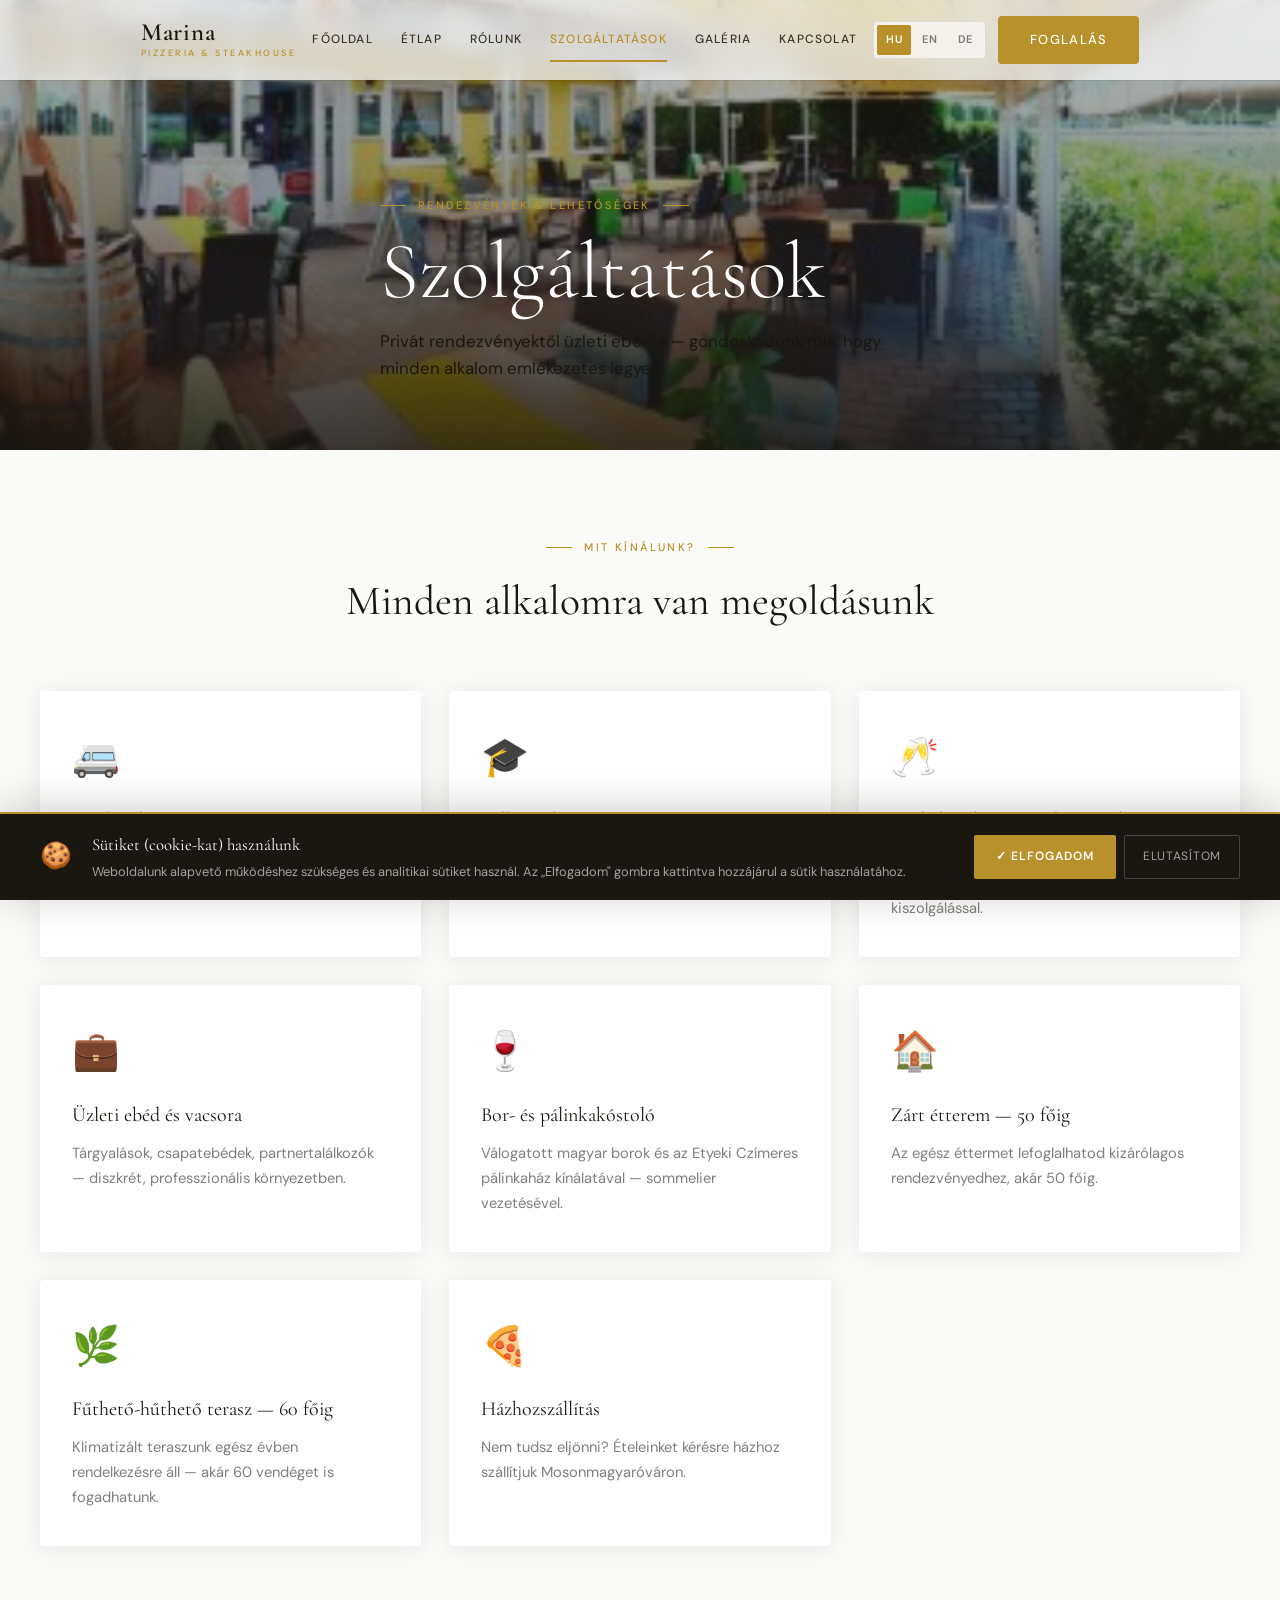
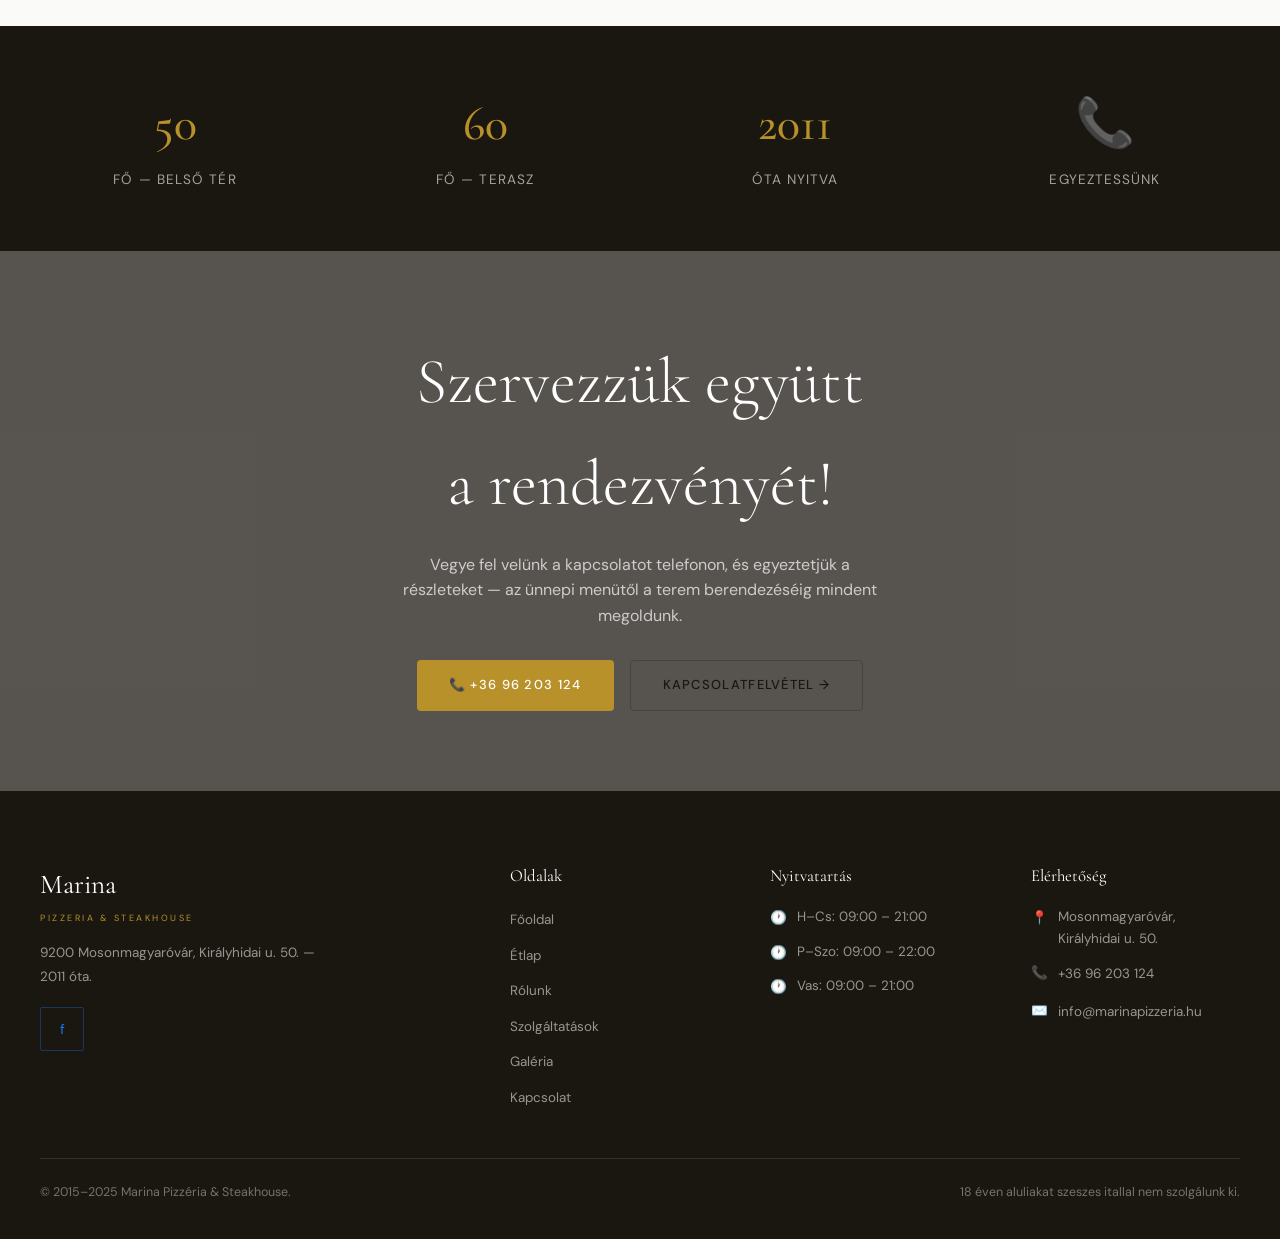
<file: szolgaltatasok.html>
<!DOCTYPE html>
<html lang="hu">
<head>
  <meta charset="UTF-8"/>
  <link rel="preconnect" href="https://fonts.googleapis.com"/>
  <link rel="preconnect" href="https://fonts.gstatic.com" crossorigin/>
  <meta name="theme-color" content="#FAFAF8"/>
  <meta name="viewport" content="width=device-width, initial-scale=1.0"/>
  <meta name="description" content="Marina Pizzéria & Steakhouse szolgáltatásai – rendezvények, kitelepülés, borkóstoló, zárt étterem, terasz Mosonmagyaróváron."/>
  <title>Szolgáltatások – Marina Pizzéria &amp; Steakhouse</title>
  <link rel="stylesheet" href="assets/css/style.css"/>
</head>
<body>
<a href="#main" class="skip-link">Ugrás a tartalomhoz</a>

<nav class="nav scrolled" role="navigation" aria-label="Főnavigáció">
  <div class="container"><div class="nav__inner">
    <a href="index.html" class="nav__logo" aria-label="Marina főoldal">
      <span class="nav__logo-main">Marina</span>
      <span class="nav__logo-sub">Pizzeria &amp; Steakhouse</span>
    </a>
    <ul class="nav__links" role="list">
      <li><a href="index.html" class="nav__link" data-i18n="nav_home">Főoldal</a></li>
      <li><a href="etlap.html" class="nav__link" data-i18n="nav_menu">Étlap</a></li>
      <li><a href="rolunk.html" class="nav__link" data-i18n="nav_about">Rólunk</a></li>
      <li><a href="szolgaltatasok.html" class="nav__link active" aria-current="page">Szolgáltatások</a></li>
      <li><a href="galeria.html" class="nav__link" data-i18n="nav_gallery">Galéria</a></li>
      <li><a href="kapcsolat.html" class="nav__link" data-i18n="nav_contact">Kapcsolat</a></li>
    </ul>
    <div class="nav__cta">
      <div class="lang-switcher" role="group" aria-label="Nyelvválasztó">
        <button class="lang-btn active" data-lang="hu">HU</button>
        <button class="lang-btn" data-lang="en">EN</button>
        <button class="lang-btn" data-lang="de">DE</button>
      </div>
      <a href="tel:+36962031124" class="btn btn-gold"><span data-i18n="nav_book">Foglalás</span></a>
    </div>
    <button class="nav__hamburger" aria-label="Menü megnyitása" aria-expanded="false" aria-controls="mobileNav">
      <span></span><span></span><span></span>
    </button>
  </div></div>
</nav>
<nav class="nav__mobile" id="mobileNav" aria-label="Mobilnavigáció">
  <a href="index.html" class="nav__mobile-link" data-i18n="nav_home">Főoldal</a>
  <a href="etlap.html" class="nav__mobile-link" data-i18n="nav_menu">Étlap</a>
  <a href="rolunk.html" class="nav__mobile-link" data-i18n="nav_about">Rólunk</a>
  <a href="szolgaltatasok.html" class="nav__mobile-link">Szolgáltatások</a>
  <a href="galeria.html" class="nav__mobile-link" data-i18n="nav_gallery">Galéria</a>
  <a href="kapcsolat.html" class="nav__mobile-link" data-i18n="nav_contact">Kapcsolat</a>
  <a href="tel:+36962031124" class="btn btn-gold" style="margin-top:24px;justify-content:center;">📞 Foglalás</a>
  <div class="lang-switcher" style="margin-top:24px;" role="group">
    <button class="lang-btn active" data-lang="hu">HU</button>
    <button class="lang-btn" data-lang="en">EN</button>
    <button class="lang-btn" data-lang="de">DE</button>
  </div>
</nav>

<main id="main">

<!-- ── HERO ── -->
<section class="page-hero">
  <div class="page-hero__bg">
    <img src="assets/img/gallery/galeria-terasz-2020-06-23-18-58-16.jpg" alt="Marina terasz" width="1600" height="900" loading="eager"/>
  </div>
  <div class="container">
    <div class="page-hero__content">
      <div class="label">Rendezvények & Lehetőségek</div>
      <h1 class="page-hero__title">Szolgáltatások</h1>
      <p style="color:var(--white-dim);font-size:1.05rem;margin-top:16px;max-width:520px;">
        Privát rendezvényektől üzleti ebédig — gondoskodunk róla, hogy minden alkalom emlékezetes legyen.
      </p>
    </div>
  </div>
</section>

<!-- ── SZOLGÁLTATÁSOK GRID ── -->
<section class="section" style="padding:80px 0;">
  <div class="container">

    <div class="reveal" style="text-align:center;margin-bottom:56px;">
      <div class="label" style="margin-bottom:12px;">Mit kínálunk?</div>
      <h2 style="font-family:var(--font-display);font-size:clamp(1.8rem,4vw,2.6rem);font-weight:400;">Minden alkalomra van megoldásunk</h2>
    </div>

    <div style="display:grid;grid-template-columns:repeat(auto-fill,minmax(280px,1fr));gap:28px;">

      <div class="reveal" style="background:var(--surface);border-radius:var(--radius);padding:36px 32px;box-shadow:var(--shadow);">
        <div style="font-size:2.4rem;margin-bottom:16px;">🚐</div>
        <h3 style="font-family:var(--font-display);font-size:1.25rem;font-weight:400;margin-bottom:10px;">Kitelepülés</h3>
        <p style="color:var(--ink-dim);font-size:0.92rem;line-height:1.7;">Rendezvények külső helyszínen — elhozzuk a Marina minőséget bárhova.</p>
      </div>

      <div class="reveal" data-delay="75" style="background:var(--surface);border-radius:var(--radius);padding:36px 32px;box-shadow:var(--shadow);">
        <div style="font-size:2.4rem;margin-bottom:16px;">🎓</div>
        <h3 style="font-family:var(--font-display);font-size:1.25rem;font-weight:400;margin-bottom:10px;">Ballagások</h3>
        <p style="color:var(--ink-dim);font-size:0.92rem;line-height:1.7;">Tegyük különlegessé a nagy napot — ünnepi menü és hangulat az érettségizőknek.</p>
      </div>

      <div class="reveal" data-delay="150" style="background:var(--surface);border-radius:var(--radius);padding:36px 32px;box-shadow:var(--shadow);">
        <div style="font-size:2.4rem;margin-bottom:16px;">🥂</div>
        <h3 style="font-family:var(--font-display);font-size:1.25rem;font-weight:400;margin-bottom:10px;">Családi és baráti rendezvények</h3>
        <p style="color:var(--ink-dim);font-size:0.92rem;line-height:1.7;">Születésnapok, névnapok, összejövetelek — meghitt környezetben, gondoskodó kiszolgálással.</p>
      </div>

      <div class="reveal" data-delay="225" style="background:var(--surface);border-radius:var(--radius);padding:36px 32px;box-shadow:var(--shadow);">
        <div style="font-size:2.4rem;margin-bottom:16px;">💼</div>
        <h3 style="font-family:var(--font-display);font-size:1.25rem;font-weight:400;margin-bottom:10px;">Üzleti ebéd és vacsora</h3>
        <p style="color:var(--ink-dim);font-size:0.92rem;line-height:1.7;">Tárgyalások, csapatebédek, partnertalálkozók — diszkrét, professzionális környezetben.</p>
      </div>

      <div class="reveal" data-delay="300" style="background:var(--surface);border-radius:var(--radius);padding:36px 32px;box-shadow:var(--shadow);">
        <div style="font-size:2.4rem;margin-bottom:16px;">🍷</div>
        <h3 style="font-family:var(--font-display);font-size:1.25rem;font-weight:400;margin-bottom:10px;">Bor- és pálinkakóstoló</h3>
        <p style="color:var(--ink-dim);font-size:0.92rem;line-height:1.7;">Válogatott magyar borok és az Etyeki Czímeres pálinkaház kínálatával — sommelier vezetésével.</p>
      </div>

      <div class="reveal" data-delay="375" style="background:var(--surface);border-radius:var(--radius);padding:36px 32px;box-shadow:var(--shadow);">
        <div style="font-size:2.4rem;margin-bottom:16px;">🏠</div>
        <h3 style="font-family:var(--font-display);font-size:1.25rem;font-weight:400;margin-bottom:10px;">Zárt étterem — 50 főig</h3>
        <p style="color:var(--ink-dim);font-size:0.92rem;line-height:1.7;">Az egész éttermet lefoglalhatod kizárólagos rendezvényedhez, akár 50 főig.</p>
      </div>

      <div class="reveal" data-delay="450" style="background:var(--surface);border-radius:var(--radius);padding:36px 32px;box-shadow:var(--shadow);">
        <div style="font-size:2.4rem;margin-bottom:16px;">🌿</div>
        <h3 style="font-family:var(--font-display);font-size:1.25rem;font-weight:400;margin-bottom:10px;">Fűthető-hűthető terasz — 60 főig</h3>
        <p style="color:var(--ink-dim);font-size:0.92rem;line-height:1.7;">Klimatizált teraszunk egész évben rendelkezésre áll — akár 60 vendéget is fogadhatunk.</p>
      </div>

      <div class="reveal" data-delay="525" style="background:var(--surface);border-radius:var(--radius);padding:36px 32px;box-shadow:var(--shadow);">
        <div style="font-size:2.4rem;margin-bottom:16px;">🍕</div>
        <h3 style="font-family:var(--font-display);font-size:1.25rem;font-weight:400;margin-bottom:10px;">Házhozszállítás</h3>
        <p style="color:var(--ink-dim);font-size:0.92rem;line-height:1.7;">Nem tudsz eljönni? Ételeinket kérésre házhoz szállítjuk Mosonmagyaróváron.</p>
      </div>

    </div>
  </div>
</section>

<!-- ── KAPACITÁS SÁV ── -->
<section style="background:var(--ink);padding:60px 0;">
  <div class="container">
    <div style="display:grid;grid-template-columns:repeat(auto-fit,minmax(180px,1fr));gap:40px;text-align:center;">
      <div class="reveal">
        <div style="font-family:var(--font-display);font-size:3rem;color:var(--gold);font-weight:500;">50</div>
        <div style="color:rgba(255,255,255,0.6);font-size:0.85rem;margin-top:6px;letter-spacing:0.08em;text-transform:uppercase;">Fő — belső tér</div>
      </div>
      <div class="reveal" data-delay="100">
        <div style="font-family:var(--font-display);font-size:3rem;color:var(--gold);font-weight:500;">60</div>
        <div style="color:rgba(255,255,255,0.6);font-size:0.85rem;margin-top:6px;letter-spacing:0.08em;text-transform:uppercase;">Fő — terasz</div>
      </div>
      <div class="reveal" data-delay="200">
        <div style="font-family:var(--font-display);font-size:3rem;color:var(--gold);font-weight:500;">2011</div>
        <div style="color:rgba(255,255,255,0.6);font-size:0.85rem;margin-top:6px;letter-spacing:0.08em;text-transform:uppercase;">Óta nyitva</div>
      </div>
      <div class="reveal" data-delay="300">
        <div style="font-family:var(--font-display);font-size:3rem;color:var(--gold);font-weight:500;">📞</div>
        <div style="color:rgba(255,255,255,0.6);font-size:0.85rem;margin-top:6px;letter-spacing:0.08em;text-transform:uppercase;">Egyeztessünk</div>
      </div>
    </div>
  </div>
</section>

<!-- ── CTA ── -->
<section class="section cta-booking" style="padding:80px 0;">
  <div class="container">
    <div class="cta-booking__inner reveal">
      <h2 class="cta-booking__title">Szervezzük együtt<br/>a rendezvényét!</h2>
      <p style="color:rgba(255,255,255,0.7);margin-bottom:32px;max-width:480px;margin-left:auto;margin-right:auto;">
        Vegye fel velünk a kapcsolatot telefonon, és egyeztetjük a részleteket — az ünnepi menütől a terem berendezéséig mindent megoldunk.
      </p>
      <div class="cta-booking__actions" style="display:flex;gap:16px;flex-wrap:wrap;justify-content:center;">
        <a href="tel:+36962031124" class="btn btn-gold">📞 +36 96 203 124</a>
        <a href="kapcsolat.html" class="btn btn-outline">Kapcsolatfelvétel →</a>
      </div>
    </div>
  </div>
</section>

</main>

<footer class="footer">
  <div class="container">
    <div class="footer__grid">
      <div>
        <div class="footer__brand-name">Marina</div>
        <div class="footer__brand-sub">Pizzeria &amp; Steakhouse</div>
        <p class="footer__brand-text">9200 Mosonmagyaróvár, Királyhidai u. 50. — 2011 óta.</p>
        <div class="footer__social">
          <a href="https://www.facebook.com/marinapizzeria" class="footer__social-link" target="_blank" rel="noopener" style="color:#1877F2;border-color:rgba(24,119,242,0.35);">f</a>
        </div>
      </div>
      <div>
        <div class="footer__col-title">Oldalak</div>
        <ul class="footer__links">
          <li><a href="index.html" class="footer__link">Főoldal</a></li>
          <li><a href="etlap.html" class="footer__link">Étlap</a></li>
          <li><a href="rolunk.html" class="footer__link">Rólunk</a></li>
          <li><a href="szolgaltatasok.html" class="footer__link" aria-current="page">Szolgáltatások</a></li>
          <li><a href="galeria.html" class="footer__link">Galéria</a></li>
          <li><a href="kapcsolat.html" class="footer__link">Kapcsolat</a></li>
        </ul>
      </div>
      <div>
        <div class="footer__col-title">Nyitvatartás</div>
        <div class="footer__info">
          <div class="footer__info-item"><span class="footer__info-icon">🕐</span><span>H–Cs: 09:00 – 21:00</span></div>
          <div class="footer__info-item"><span class="footer__info-icon">🕐</span><span>P–Szo: 09:00 – 22:00</span></div>
          <div class="footer__info-item"><span class="footer__info-icon">🕐</span><span>Vas: 09:00 – 21:00</span></div>
        </div>
      </div>
      <div>
        <div class="footer__col-title">Elérhetőség</div>
        <div class="footer__info">
          <div class="footer__info-item"><span class="footer__info-icon">📍</span><span>Mosonmagyaróvár,<br/>Királyhidai u. 50.</span></div>
          <div class="footer__info-item"><span class="footer__info-icon">📞</span><a href="tel:+36962031124" class="footer__link">+36 96 203 124</a></div>
          <div class="footer__info-item"><span class="footer__info-icon">✉️</span><a href="mailto:info@marinapizzeria.hu" class="footer__link">info@marinapizzeria.hu</a></div>
        </div>
      </div>
    </div>
    <div class="footer__bottom">
      <span>© 2015–2025 Marina Pizzéria &amp; Steakhouse.</span>
      <span>18 éven aluliakat szeszes itallal nem szolgálunk ki.</span>
    </div>
  </div>
</footer>

<div class="cookie-banner" role="dialog" aria-live="polite">
  <div class="container"><div class="cookie-banner__inner">
    <div class="cookie-banner__icon">🍪</div>
    <div class="cookie-banner__text">
      <div class="cookie-banner__title" data-i18n="ck_title">Sütiket használunk</div>
      <div class="cookie-banner__desc" data-i18n="ck_desc">Weboldalunk sütiket használ a jobb működés érdekében.</div>
    </div>
    <div class="cookie-banner__actions">
      <button class="cookie-btn-accept" data-i18n="ck_accept">✓ Elfogadom</button>
      <button class="cookie-btn-decline" data-i18n="ck_decline">Elutasítom</button>
    </div>
  </div></div>
</div>
<script src="assets/js/main.js"></script>
</body>
</html>
</file>
<file: assets/css/style.css>
/* ============================================================
   MARINA PIZZERIA & STEAKHOUSE – Premium CSS v4
   Design: LIGHT – fehér háttér, arany + fekete
   ============================================================ */

@import url('https://fonts.googleapis.com/css2?family=Cormorant+Garamond:ital,wght@0,300;0,400;0,500;0,600;0,700;1,300;1,400;1,600&family=DM+Sans:wght@300;400;500;600&display=swap');

:root {
  /* Light palette */
  --bg:           #FAFAF8;
  --bg-2:         #F4F1EC;
  --bg-3:         #EDE9E1;
  --surface:      #FFFFFF;
  --surface-2:    #F8F5EF;

  /* Text */
  --ink:          #1A1610;
  --ink-2:        #3D3428;
  --ink-dim:      rgba(26,22,16,0.55);
  --ink-faint:    rgba(26,22,16,0.12);

  /* Gold */
  --gold:         #B8912A;
  --gold-light:   #D4A93C;
  --gold-dark:    #8C6B1A;
  --gold-bg:      rgba(184,145,42,0.08);
  --gold-border:  rgba(184,145,42,0.25);
  --gold-border-h:rgba(184,145,42,0.55);

  /* Terra */
  --terra:        #9B4A30;
  --terra-light:  #C06040;

  /* Borders */
  --border:       rgba(26,22,16,0.10);
  --border-hover: rgba(184,145,42,0.45);

  --font-display: 'Cormorant Garamond', Georgia, serif;
  --font-body:    'DM Sans', sans-serif;
  --ease-out:     cubic-bezier(0.16, 1, 0.3, 1);
  --ease-in-out:  cubic-bezier(0.4, 0, 0.2, 1);
  --nav-h:        80px;
  --section-gap:  110px;
  --touch-min:    44px;
  --radius:       4px;
  --shadow:       0 2px 24px rgba(26,22,16,0.08);
  --shadow-lg:    0 8px 48px rgba(26,22,16,0.12);
}

/* ── Reset ── */
*, *::before, *::after { box-sizing: border-box; margin: 0; padding: 0; }
html { scroll-behavior: smooth; font-size: 16px; }
body { background: var(--bg); color: var(--ink); font-family: var(--font-body); font-weight: 400; line-height: 1.6; overflow-x: hidden; -webkit-font-smoothing: antialiased; }
img { display: block; max-width: 100%; height: auto; }
a { text-decoration: none; color: inherit; }
ul { list-style: none; }
button { border: none; background: none; cursor: pointer; font: inherit; color: inherit; }
input, textarea, select { font: inherit; }

/* ── Skip link ── */
.skip-link { position: absolute; top: -100px; left: 16px; z-index: 9999; background: var(--gold); color: #fff; padding: 12px 20px; border-radius: 2px; font-weight: 600; transition: top 0.2s; }
.skip-link:focus { top: 16px; }

/* ── Scrollbar ── */
::-webkit-scrollbar { width: 5px; }
::-webkit-scrollbar-track { background: var(--bg-2); }
::-webkit-scrollbar-thumb { background: var(--gold); border-radius: 3px; }
::selection { background: var(--gold); color: #fff; }

/* ── Utility ── */
.container { max-width: 1280px; margin: 0 auto; padding: 0 40px; }
.section { padding: var(--section-gap) 0; }
.sr-only { position: absolute; width: 1px; height: 1px; overflow: hidden; clip: rect(0,0,0,0); white-space: nowrap; }

/* ── Reveal ── */
.reveal       { opacity: 0; transform: translateY(32px); transition: opacity 0.75s var(--ease-out), transform 0.75s var(--ease-out); }
.reveal.visible { opacity: 1; transform: translateY(0); }
.reveal-left  { opacity: 0; transform: translateX(-32px); transition: opacity 0.75s var(--ease-out), transform 0.75s var(--ease-out); }
.reveal-left.visible { opacity: 1; transform: translateX(0); }
.reveal-right { opacity: 0; transform: translateX(32px); transition: opacity 0.75s var(--ease-out), transform 0.75s var(--ease-out); }
.reveal-right.visible { opacity: 1; transform: translateX(0); }
@media (prefers-reduced-motion: reduce) {
  .reveal, .reveal-left, .reveal-right { transition: opacity 0.3s; transform: none !important; }
  .hero__eyebrow, .hero__title, .hero__subtitle, .hero__actions, .hero__badge { animation: none !important; opacity: 1 !important; }
  .reviews__track { animation: none !important; }
}

/* ── Label ── */
.label { display: inline-flex; align-items: center; gap: 12px; font-size: 11px; font-weight: 500; letter-spacing: 0.22em; text-transform: uppercase; color: var(--gold); margin-bottom: 18px; }
.label::before, .label::after { content: ''; display: block; width: 26px; height: 1px; background: var(--gold); }

/* ── Headings ── */
.h-display { font-family: var(--font-display); font-size: clamp(3rem, 7vw, 6rem); font-weight: 300; line-height: 1.05; letter-spacing: -0.02em; color: var(--ink); }
.h-section  { font-family: var(--font-display); font-size: clamp(2rem, 4.5vw, 3.6rem); font-weight: 400; line-height: 1.1; letter-spacing: -0.01em; color: var(--ink); }

/* ── Divider ── */
.gold-line { width: 60px; height: 2px; background: var(--gold); margin: 20px 0; }
.gold-line--center { margin: 20px auto; }

/* ── Buttons ── */
.btn { display: inline-flex; align-items: center; justify-content: center; gap: 10px; padding: 14px 32px; min-height: var(--touch-min); font-size: 13px; font-weight: 500; letter-spacing: 0.1em; text-transform: uppercase; border-radius: var(--radius); transition: all 0.3s var(--ease-out); position: relative; overflow: hidden; cursor: pointer; white-space: nowrap; }
.btn:focus-visible { outline: 2px solid var(--gold); outline-offset: 3px; }
.btn-gold { background: var(--gold); color: #fff; }
.btn-gold:hover { background: var(--gold-dark); }
.btn-gold span { position: relative; z-index: 1; }
.btn-outline { background: transparent; color: var(--ink); border: 1.5px solid rgba(26,22,16,0.25); }
.btn-outline:hover { border-color: var(--gold); color: var(--gold); background: var(--gold-bg); }
.btn-outline-gold { background: transparent; color: var(--gold); border: 1.5px solid var(--gold); }
.btn-outline-gold:hover { background: var(--gold); color: #fff; }
.btn-dark { background: var(--ink); color: #fff; }
.btn-dark:hover { background: var(--ink-2); }

/* ══════════════════════════════════════════════
   NAVIGATION
══════════════════════════════════════════════ */
.nav { position: fixed; top: 0; left: 0; right: 0; z-index: 1000; height: var(--nav-h); display: flex; align-items: center; transition: background 0.4s, box-shadow 0.4s; background: rgba(250,250,248,0.75); backdrop-filter: blur(12px); -webkit-backdrop-filter: blur(12px); box-shadow: 0 1px 0 rgba(26,22,16,0.08); }
.nav.scrolled { background: rgba(250,250,248,0.98); backdrop-filter: blur(20px); -webkit-backdrop-filter: blur(20px); box-shadow: 0 1px 0 var(--border), 0 4px 24px rgba(26,22,16,0.08); }
.nav__inner { display: flex; align-items: center; justify-content: space-between; width: 100%; gap: 16px; }
.nav__logo { display: flex; flex-direction: column; gap: 1px; min-height: var(--touch-min); justify-content: center; }
.nav__logo-main { font-family: var(--font-display); font-size: 1.55rem; font-weight: 600; letter-spacing: 0.04em; color: var(--ink); line-height: 1; }
.nav__logo-sub  { font-size: 9px; letter-spacing: 0.28em; text-transform: uppercase; color: var(--gold); font-weight: 500; }
.nav__links { display: flex; align-items: center; gap: 28px; }
.nav__link { font-size: 12px; font-weight: 500; letter-spacing: 0.1em; text-transform: uppercase; color: var(--ink-2); transition: color 0.2s; position: relative; padding: 6px 0; min-height: var(--touch-min); display: flex; align-items: center; }
.nav__link::after { content: ''; position: absolute; left: 0; bottom: 0; width: 0; height: 1.5px; background: var(--gold); transition: width 0.3s var(--ease-out); }
.nav__link:hover, .nav__link.active { color: var(--gold); }
.nav__link:hover::after, .nav__link.active::after { width: 100%; }
.nav__cta { display: flex; align-items: center; gap: 12px; }

/* Lang switcher */
.lang-switcher { display: flex; align-items: center; gap: 2px; background: var(--bg-2); border: 1px solid var(--border); border-radius: var(--radius); padding: 3px; }
.lang-btn { padding: 5px 9px; border-radius: 2px; font-size: 11px; font-weight: 600; letter-spacing: 0.06em; text-transform: uppercase; color: var(--ink-dim); cursor: pointer; transition: all 0.2s; min-height: 30px; display: flex; align-items: center; }
.lang-btn:hover { color: var(--ink); }
.lang-btn.active { background: var(--gold); color: #fff; }

/* Hamburger */
.nav__hamburger { display: none; flex-direction: column; justify-content: center; gap: 5px; width: var(--touch-min); height: var(--touch-min); padding: 10px; cursor: pointer; border-radius: 2px; flex-shrink: 0; }
.nav__hamburger span { display: block; width: 22px; height: 1.5px; background: var(--ink); transition: transform 0.35s var(--ease-out), opacity 0.25s; transform-origin: center; }
.nav__hamburger.open span:nth-child(1) { transform: translateY(6.5px) rotate(45deg); }
.nav__hamburger.open span:nth-child(2) { opacity: 0; transform: scaleX(0); }
.nav__hamburger.open span:nth-child(3) { transform: translateY(-6.5px) rotate(-45deg); }

/* Mobile nav */
.nav__mobile { position: fixed; top: var(--nav-h); left: 0; right: 0; bottom: 0; z-index: 998; background: var(--surface); padding: 36px 28px; display: flex; flex-direction: column; gap: 0; overflow-y: auto; transform: translateX(100%); transition: transform 0.4s var(--ease-out); visibility: hidden; box-shadow: -4px 0 40px rgba(26,22,16,0.12); }
.nav__mobile.open { transform: translateX(0); visibility: visible; }
.nav__mobile-link { font-family: var(--font-display); font-size: 1.8rem; font-weight: 300; color: var(--ink); border-bottom: 1px solid var(--border); padding: 18px 0; transition: color 0.2s; display: block; }
.nav__mobile-link:hover { color: var(--gold); }
.nav__mobile .lang-switcher { margin-top: 28px; }

/* ══════════════════════════════════════════════
   HERO
══════════════════════════════════════════════ */
.hero { position: relative; min-height: 100svh; display: flex; align-items: center; overflow: hidden; }
.hero__bg { position: absolute; inset: 0; z-index: 0; }
.hero__bg img { width: 100%; height: 100%; object-fit: cover; }
.hero__bg::after { content: ''; position: absolute; inset: 0; background: linear-gradient(135deg, rgba(250,250,248,0.92) 0%, rgba(250,250,248,0.72) 50%, rgba(250,250,248,0.85) 100%); }
.hero__content { position: relative; z-index: 1; padding-top: var(--nav-h); max-width: 740px; }
.hero__eyebrow { display: inline-flex; align-items: center; gap: 12px; font-size: 11px; letter-spacing: 0.25em; text-transform: uppercase; color: var(--gold); margin-bottom: 24px; opacity: 0; animation: fadeUp 0.9s 0.3s var(--ease-out) forwards; }
.hero__eyebrow::before { content: ''; display: block; width: 32px; height: 1px; background: var(--gold); }
.hero__title { font-family: var(--font-display); font-size: clamp(3rem, 8vw, 6.5rem); font-weight: 300; line-height: 0.95; letter-spacing: -0.02em; margin-bottom: 22px; color: var(--ink); opacity: 0; animation: fadeUp 0.9s 0.5s var(--ease-out) forwards; }
.hero__title em { font-style: italic; color: var(--gold); }
.hero__subtitle { font-size: clamp(0.95rem, 2vw, 1.1rem); color: var(--ink-dim); font-weight: 300; max-width: 500px; line-height: 1.78; margin-bottom: 36px; opacity: 0; animation: fadeUp 0.9s 0.7s var(--ease-out) forwards; }
.hero__actions { display: flex; align-items: center; gap: 14px; flex-wrap: wrap; opacity: 0; animation: fadeUp 0.9s 0.9s var(--ease-out) forwards; }
.hero__badge { position: absolute; right: 60px; top: 50%; transform: translateY(-50%) rotate(10deg); width: 130px; height: 130px; border-radius: 50%; border: 1.5px solid var(--gold-border); background: rgba(255,255,255,0.85); backdrop-filter: blur(8px); display: flex; flex-direction: column; align-items: center; justify-content: center; gap: 4px; z-index: 1; opacity: 0; animation: fadeUp 1s 1.1s var(--ease-out) forwards; }
.hero__badge-year { font-family: var(--font-display); font-size: 1.8rem; font-weight: 600; color: var(--gold); line-height: 1; }
.hero__badge-text { font-size: 8px; letter-spacing: 0.2em; text-transform: uppercase; color: var(--ink-dim); text-align: center; line-height: 1.5; }
.hero__scroll { position: absolute; bottom: 32px; left: 50%; transform: translateX(-50%); display: flex; flex-direction: column; align-items: center; gap: 8px; color: var(--ink-dim); font-size: 10px; letter-spacing: 0.2em; text-transform: uppercase; z-index: 1; animation: bounce 2.5s 2s infinite; }
.hero__scroll-line { width: 1px; height: 40px; background: linear-gradient(to bottom, var(--gold), transparent); }
@keyframes fadeUp { from { opacity: 0; transform: translateY(24px); } to { opacity: 1; transform: translateY(0); } }
@keyframes bounce { 0%,100% { transform: translateX(-50%) translateY(0); } 50% { transform: translateX(-50%) translateY(7px); } }

/* ══════════════════════════════════════════════
   WHY
══════════════════════════════════════════════ */
.why { background: var(--bg); }
.why__grid { display: grid; grid-template-columns: 1fr 1fr; gap: 80px; align-items: center; }
.why__features { display: grid; grid-template-columns: 1fr 1fr; gap: 20px; margin-top: 40px; }
.why__feature { padding: 22px; border: 1px solid var(--border); border-radius: var(--radius); transition: border-color 0.3s, box-shadow 0.3s; background: var(--surface); }
.why__feature:hover { border-color: var(--gold-border-h); box-shadow: var(--shadow); }
.why__feature-icon { font-size: 1.6rem; margin-bottom: 10px; }
.why__feature-title { font-family: var(--font-display); font-size: 1.1rem; font-weight: 500; color: var(--ink); margin-bottom: 5px; }
.why__feature-text { font-size: 0.84rem; color: var(--ink-dim); line-height: 1.7; }
.why__image { position: relative; }
.why__img-main { width: 100%; aspect-ratio: 4/5; object-fit: cover; border-radius: var(--radius); box-shadow: var(--shadow-lg); }
.why__img-accent { position: absolute; bottom: -20px; left: -20px; width: 50%; aspect-ratio: 1; object-fit: cover; border-radius: var(--radius); border: 4px solid var(--bg); box-shadow: var(--shadow-lg); }
.why__stat-row { display: flex; gap: 36px; margin-top: 36px; flex-wrap: wrap; }
.why__stat { display: flex; flex-direction: column; gap: 4px; }
.why__stat-num { font-family: var(--font-display); font-size: 2.6rem; font-weight: 300; color: var(--gold); line-height: 1; }
.why__stat-label { font-size: 11px; letter-spacing: 0.15em; text-transform: uppercase; color: var(--ink-dim); }

/* ══════════════════════════════════════════════
   POPULAR
══════════════════════════════════════════════ */
.popular { background: var(--bg-2); }
.popular__header { display: flex; justify-content: space-between; align-items: flex-end; margin-bottom: 52px; gap: 20px; flex-wrap: wrap; }
.popular__tabs { display: flex; gap: 4px; background: var(--bg-3); border-radius: var(--radius); padding: 4px; flex-wrap: wrap; }
.popular__tab { padding: 9px 16px; min-height: 36px; border-radius: 2px; font-size: 12px; letter-spacing: 0.07em; text-transform: uppercase; color: var(--ink-dim); transition: all 0.22s; cursor: pointer; display: flex; align-items: center; }
.popular__tab.active { background: var(--gold); color: #fff; font-weight: 600; }
.popular__grid { display: grid; grid-template-columns: repeat(3, 1fr); gap: 24px; }
.dish-card { background: var(--surface); border-radius: var(--radius); overflow: hidden; border: 1px solid var(--border); transition: transform 0.35s var(--ease-out), box-shadow 0.35s; }
.dish-card:hover { transform: translateY(-5px); box-shadow: var(--shadow-lg); }
.dish-card__img-wrap { overflow: hidden; position: relative; }
.dish-card__img { width: 100%; aspect-ratio: 4/3; object-fit: cover; transition: transform 0.5s var(--ease-out); }
.dish-card:hover .dish-card__img { transform: scale(1.04); }
.dish-card__badge { position: absolute; top: 12px; left: 12px; background: var(--terra); color: #fff; font-size: 10px; font-weight: 600; letter-spacing: 0.1em; text-transform: uppercase; padding: 4px 10px; border-radius: 2px; }
.dish-card__body { padding: 22px; }
.dish-card__cat { font-size: 10px; letter-spacing: 0.18em; text-transform: uppercase; color: var(--gold); margin-bottom: 6px; }
.dish-card__name { font-family: var(--font-display); font-size: 1.25rem; font-weight: 500; color: var(--ink); margin-bottom: 7px; }
.dish-card__desc { font-size: 0.83rem; color: var(--ink-dim); line-height: 1.6; margin-bottom: 18px; }
.dish-card__footer { display: flex; align-items: center; justify-content: space-between; gap: 10px; }
.dish-card__price { font-family: var(--font-display); font-size: 1.4rem; color: var(--gold); white-space: nowrap; font-weight: 500; }

/* ══════════════════════════════════════════════
   CHEF
══════════════════════════════════════════════ */
.chef { background: var(--bg); }
.chef__inner { display: grid; grid-template-columns: 1fr 1fr; gap: 80px; align-items: center; }
.chef__img-wrap { position: relative; }
.chef__img { width: 100%; aspect-ratio: 3/4; object-fit: cover; border-radius: var(--radius); box-shadow: var(--shadow-lg); }
.chef__img-overlay { position: absolute; bottom: 28px; right: -20px; background: var(--surface); border: 1px solid var(--border); padding: 18px 22px; border-radius: var(--radius); box-shadow: var(--shadow); min-width: 180px; }
.chef__img-overlay-name { font-family: var(--font-display); font-size: 1.2rem; color: var(--ink); }
.chef__img-overlay-role { font-size: 10px; letter-spacing: 0.15em; text-transform: uppercase; color: var(--gold); margin-top: 3px; }
.chef__quote { font-family: var(--font-display); font-size: clamp(1.2rem, 2vw, 1.7rem); font-weight: 300; font-style: italic; line-height: 1.55; color: var(--ink-dim); border-left: 2px solid var(--gold); padding-left: 22px; margin: 28px 0; }
.chef__special { display: grid; gap: 12px; margin-top: 28px; }
.chef__special-item { display: flex; align-items: center; gap: 16px; padding: 16px 18px; background: var(--surface); border: 1px solid var(--border); border-radius: var(--radius); transition: border-color 0.3s, box-shadow 0.3s; }
.chef__special-item:hover { border-color: var(--gold-border-h); box-shadow: var(--shadow); }
.chef__special-name { font-family: var(--font-display); font-size: 1rem; color: var(--ink); }
.chef__special-desc { font-size: 0.78rem; color: var(--ink-dim); margin-top: 2px; }
.chef__special-price { margin-left: auto; font-family: var(--font-display); font-size: 1.25rem; color: var(--gold); white-space: nowrap; font-weight: 500; }

/* ══════════════════════════════════════════════
   REVIEWS
══════════════════════════════════════════════ */
.reviews { background: var(--bg-2); overflow: hidden; }
.reviews__track-wrap { overflow: hidden; margin-top: 52px; -webkit-mask: linear-gradient(to right, transparent, black 8%, black 92%, transparent); mask: linear-gradient(to right, transparent, black 8%, black 92%, transparent); }
.reviews__track { display: flex; gap: 20px; animation: scroll-track 45s linear infinite; width: max-content; }
.reviews__track:hover { animation-play-state: paused; }
@keyframes scroll-track { from { transform: translateX(0); } to { transform: translateX(-50%); } }
.review-card { flex: 0 0 340px; background: var(--surface); border: 1px solid var(--border); border-radius: var(--radius); padding: 26px; box-shadow: var(--shadow); }
.review-card__stars { color: var(--gold); font-size: 13px; letter-spacing: 2px; margin-bottom: 14px; }
.review-card__text { font-family: var(--font-display); font-size: 1rem; font-weight: 300; font-style: italic; color: var(--ink); line-height: 1.65; margin-bottom: 18px; }
.review-card__author { display: flex; align-items: center; gap: 12px; }
.review-card__avatar { width: 40px; height: 40px; border-radius: 50%; object-fit: cover; border: 2px solid var(--gold-border); flex-shrink: 0; }
.review-card__name { font-weight: 500; font-size: 0.88rem; color: var(--ink); }
.review-card__source { font-size: 10px; letter-spacing: 0.1em; color: var(--gold); text-transform: uppercase; margin-top: 2px; }

/* ══════════════════════════════════════════════
   GALLERY PREVIEW
══════════════════════════════════════════════ */
.gallery-preview { background: var(--bg); }
.gallery-preview__grid { display: grid; grid-template-columns: repeat(4, 1fr); grid-template-rows: repeat(2, 230px); gap: 10px; margin-top: 52px; }
.gallery-preview__item { overflow: hidden; border-radius: var(--radius); cursor: pointer; position: relative; }
.gallery-preview__item:first-child { grid-column: span 2; grid-row: span 2; }
.gallery-preview__item img { width: 100%; height: 100%; object-fit: cover; transition: transform 0.5s var(--ease-out); }
.gallery-preview__item:hover img { transform: scale(1.05); }
.gallery-preview__item::after { content: ''; position: absolute; inset: 0; background: rgba(26,22,16,0.15); opacity: 0; transition: opacity 0.3s; }
.gallery-preview__item:hover::after { opacity: 1; }

/* ══════════════════════════════════════════════
   BOOKING – PHONE ONLY
══════════════════════════════════════════════ */
.book-phone { background: var(--bg-2); padding: 80px 0; }
.book-phone__inner { display: grid; grid-template-columns: 1fr 1fr; gap: 80px; align-items: center; }
.book-phone__cards { display: grid; gap: 18px; margin-top: 36px; }
.book-phone__card { display: flex; gap: 18px; align-items: flex-start; padding: 24px 28px; border-radius: var(--radius); border: 1px solid var(--border); background: var(--surface); transition: border-color 0.3s, box-shadow 0.3s; }
.book-phone__card:hover { border-color: var(--gold-border-h); box-shadow: var(--shadow); }
.book-phone__card-icon { width: 48px; height: 48px; border-radius: 50%; border: 1.5px solid var(--gold); color: var(--gold); display: flex; align-items: center; justify-content: center; font-size: 1.2rem; flex-shrink: 0; }
.book-phone__card-label { font-size: 10px; letter-spacing: 0.18em; text-transform: uppercase; color: var(--gold); margin-bottom: 5px; }
.book-phone__card-value { font-family: var(--font-display); font-size: 1.1rem; color: var(--ink); line-height: 1.4; }
.book-phone__card-link { color: var(--ink); transition: color 0.2s; }
.book-phone__card-link:hover { color: var(--gold); }
.book-phone__note { margin-top: 28px; padding: 20px 24px; border-left: 2px solid var(--gold); background: var(--surface); border-radius: 0 var(--radius) var(--radius) 0; font-size: 0.9rem; color: var(--ink-dim); line-height: 1.75; }
.book-phone__hours { margin-top: 28px; }
.book-phone__hour-row { display: flex; justify-content: space-between; font-size: 0.88rem; padding: 10px 0; border-bottom: 1px solid var(--border); }
.book-phone__hour-row:last-child { border-bottom: none; }
.book-phone__hour-day { color: var(--ink-dim); }
.book-phone__hour-time { color: var(--ink); font-weight: 500; }
.book-phone__visual { position: relative; }
.book-phone__img { width: 100%; border-radius: var(--radius); object-fit: cover; aspect-ratio: 4/5; box-shadow: var(--shadow-lg); }
.book-phone__cta-box { position: absolute; bottom: 28px; left: -20px; background: var(--surface); border: 1px solid var(--border); border-radius: var(--radius); padding: 20px 24px; text-align: center; min-width: 200px; box-shadow: var(--shadow-lg); }
.book-phone__big-btn { display: flex; align-items: center; justify-content: center; gap: 10px; width: 100%; padding: 14px; border-radius: 2px; background: var(--gold); color: #fff; font-size: 13px; font-weight: 700; letter-spacing: 0.08em; text-transform: uppercase; text-decoration: none; transition: background 0.25s; margin-top: 10px; min-height: var(--touch-min); }
.book-phone__big-btn:hover { background: var(--gold-dark); }

/* ══════════════════════════════════════════════
   FACEBOOK SECTION
══════════════════════════════════════════════ */
.facebook-section { background: var(--bg); padding: 72px 0; border-top: 1px solid var(--border); }
.facebook-section__inner { display: flex; align-items: center; gap: 60px; flex-wrap: wrap; }
.facebook-section__text { flex: 1; min-width: 240px; }
.facebook-section__icon { font-size: 3.5rem; color: #1877F2; margin-bottom: 14px; }
.facebook-section__title { font-family: var(--font-display); font-size: 2rem; color: var(--ink); margin-bottom: 12px; }
.facebook-section__desc { font-size: 0.92rem; color: var(--ink-dim); line-height: 1.8; max-width: 420px; margin-bottom: 24px; }
.facebook-section__btn { display: inline-flex; align-items: center; gap: 10px; padding: 14px 28px; border-radius: var(--radius); background: #1877F2; color: #fff; font-size: 13px; font-weight: 600; letter-spacing: 0.06em; text-transform: uppercase; transition: background 0.25s; min-height: var(--touch-min); }
.facebook-section__btn:hover { background: #1565d8; }
.facebook-section__preview { flex: 0 0 320px; max-width: 320px; }
.facebook-section__preview-card { background: var(--surface); border: 1px solid var(--border); border-radius: 8px; overflow: hidden; box-shadow: var(--shadow); }
.facebook-section__preview-header { display: flex; align-items: center; gap: 12px; padding: 14px 16px; border-bottom: 1px solid var(--border); }
.facebook-section__preview-avatar { width: 42px; height: 42px; border-radius: 50%; background: #1877F2; display: flex; align-items: center; justify-content: center; font-size: 1.3rem; color: #fff; flex-shrink: 0; }
.facebook-section__preview-name { font-weight: 600; font-size: 0.88rem; color: var(--ink); }
.facebook-section__preview-page { font-size: 11px; color: var(--gold); }
.facebook-section__preview-img { width: 100%; aspect-ratio: 4/3; object-fit: cover; }
.facebook-section__preview-text { padding: 14px 16px; font-size: 0.83rem; color: var(--ink-dim); line-height: 1.65; }
.facebook-section__preview-link { display: block; padding: 10px 16px; border-top: 1px solid var(--border); color: #1877F2; font-size: 12px; font-weight: 500; text-align: center; transition: background 0.2s; }
.facebook-section__preview-link:hover { background: rgba(24,119,242,0.05); }

/* ══════════════════════════════════════════════
   CTA BOOKING BANNER
══════════════════════════════════════════════ */
.cta-booking { position: relative; overflow: hidden; background: url('https://images.unsplash.com/photo-1559339352-11d035aa65de?w=1920&q=80') center/cover no-repeat; }
.cta-booking::before { content: ''; position: absolute; inset: 0; background: rgba(26,22,16,0.72); }
.cta-booking__inner { position: relative; z-index: 1; text-align: center; max-width: 660px; margin: 0 auto; }
.cta-booking__title { font-family: var(--font-display); font-size: clamp(2rem, 5vw, 4rem); font-weight: 300; margin-bottom: 16px; color: #fff; }
.cta-booking__subtitle { color: rgba(255,255,255,0.75); font-size: 1rem; margin-bottom: 32px; }
.cta-booking__actions { display: flex; gap: 14px; justify-content: center; flex-wrap: wrap; }

/* ══════════════════════════════════════════════
   FOOTER
══════════════════════════════════════════════ */
.footer { background: var(--ink); color: rgba(255,255,255,0.85); padding: 72px 0 36px; }
.footer__grid { display: grid; grid-template-columns: 2fr 1fr 1fr 1fr; gap: 52px; margin-bottom: 48px; }
.footer__brand-name { font-family: var(--font-display); font-size: 1.7rem; color: #fff; margin-bottom: 4px; }
.footer__brand-sub { font-size: 9px; letter-spacing: 0.28em; text-transform: uppercase; color: var(--gold); margin-bottom: 16px; }
.footer__brand-text { font-size: 0.84rem; color: rgba(255,255,255,0.55); line-height: 1.8; max-width: 280px; }
.footer__social { display: flex; gap: 10px; margin-top: 18px; }
.footer__social-link { width: var(--touch-min); height: var(--touch-min); border-radius: 2px; border: 1px solid rgba(255,255,255,0.15); display: flex; align-items: center; justify-content: center; font-size: 14px; transition: all 0.25s; color: rgba(255,255,255,0.7); }
.footer__social-link:hover { border-color: var(--gold); color: var(--gold); }
.footer__col-title { font-family: var(--font-display); font-size: 1.05rem; color: #fff; margin-bottom: 16px; }
.footer__links { display: flex; flex-direction: column; gap: 10px; }
.footer__link { font-size: 0.84rem; color: rgba(255,255,255,0.55); transition: color 0.2s; padding: 2px 0; }
.footer__link:hover { color: var(--gold); }
.footer__info { display: flex; flex-direction: column; gap: 12px; }
.footer__info-item { display: flex; gap: 10px; font-size: 0.84rem; color: rgba(255,255,255,0.55); align-items: flex-start; }
.footer__info-icon { color: var(--gold); flex-shrink: 0; margin-top: 1px; }
.footer__bottom { border-top: 1px solid rgba(255,255,255,0.1); padding-top: 24px; display: flex; justify-content: space-between; align-items: center; font-size: 0.78rem; color: rgba(255,255,255,0.4); flex-wrap: wrap; gap: 10px; }

/* ══════════════════════════════════════════════
   PAGE HERO
══════════════════════════════════════════════ */
.page-hero { min-height: 50vh; display: flex; align-items: flex-end; position: relative; overflow: hidden; padding-bottom: 68px; padding-top: var(--nav-h); }
.page-hero__bg { position: absolute; inset: 0; z-index: 0; }
.page-hero__bg img { width: 100%; height: 100%; object-fit: cover; }
.page-hero__bg::after { content: ''; position: absolute; inset: 0; background: linear-gradient(to top, rgba(26,22,16,0.85) 0%, rgba(26,22,16,0.45) 55%, rgba(26,22,16,0.3) 100%); }
.page-hero__content { position: relative; z-index: 1; }
.page-hero__title { font-family: var(--font-display); font-size: clamp(2.6rem, 7vw, 5rem); font-weight: 300; line-height: 1; color: #fff; }
.page-hero__sub { color: rgba(255,255,255,0.75); font-size: 1rem; margin-top: 14px; max-width: 480px; }

/* ══════════════════════════════════════════════
   MENU PAGE
══════════════════════════════════════════════ */
.menu-page { background: var(--bg); padding: 72px 0; }
.menu-controls { display: flex; gap: 14px; align-items: center; margin-bottom: 48px; flex-wrap: wrap; }
.menu-search { flex: 1; min-width: 200px; display: flex; align-items: center; gap: 10px; background: var(--surface); border: 1px solid var(--border); border-radius: var(--radius); padding: 0 18px; height: var(--touch-min); box-shadow: var(--shadow); }
.menu-search input { background: none; border: none; outline: none; color: var(--ink); flex: 1; font-size: 0.9rem; }
.menu-search input::placeholder { color: var(--ink-dim); }
.menu-search-icon { color: var(--gold); flex-shrink: 0; }
.menu-cats { display: flex; gap: 8px; flex-wrap: wrap; }
.menu-cat { padding: 0 16px; height: var(--touch-min); border-radius: var(--radius); border: 1px solid var(--border); font-size: 12px; font-weight: 500; letter-spacing: 0.06em; text-transform: uppercase; color: var(--ink-dim); cursor: pointer; transition: all 0.22s; display: flex; align-items: center; gap: 6px; background: var(--surface); }
.menu-cat.active, .menu-cat:hover { border-color: var(--gold); color: var(--gold); background: var(--gold-bg); }
.menu-section-title { font-family: var(--font-display); font-size: 1.9rem; font-weight: 400; color: var(--ink); margin-bottom: 28px; display: flex; align-items: center; gap: 18px; }
.menu-section-title::after { content: ''; flex: 1; height: 1px; background: var(--border); }
.menu-grid { display: grid; grid-template-columns: repeat(auto-fill, minmax(300px, 1fr)); gap: 18px; margin-bottom: 60px; }
.menu-item { display: flex; gap: 14px; align-items: flex-start; padding: 18px; background: var(--surface); border: 1px solid var(--border); border-radius: var(--radius); transition: border-color 0.3s, box-shadow 0.3s; }
.menu-item:hover { border-color: var(--gold-border-h); box-shadow: var(--shadow); }
.menu-item__img { width: 80px; height: 80px; object-fit: cover; border-radius: 3px; flex-shrink: 0; }
.menu-item__body { flex: 1; min-width: 0; }
.menu-item__name { font-family: var(--font-display); font-size: 1rem; color: var(--ink); margin-bottom: 4px; font-weight: 500; }
.menu-item__desc { font-size: 0.78rem; color: var(--ink-dim); line-height: 1.6; margin-bottom: 8px; }
.menu-item__footer { display: flex; justify-content: space-between; align-items: center; gap: 8px; flex-wrap: wrap; }
.menu-item__price { font-family: var(--font-display); font-size: 1.15rem; color: var(--gold); font-weight: 500; }
.menu-item__tag { font-size: 10px; letter-spacing: 0.1em; text-transform: uppercase; color: var(--terra-light); border: 1px solid var(--terra); padding: 2px 7px; border-radius: 2px; }
.menu-note { padding: 20px 24px; background: var(--surface); border: 1px solid var(--border); border-radius: var(--radius); font-size: 0.83rem; color: var(--ink-dim); line-height: 1.8; margin-top: 32px; }

/* ══════════════════════════════════════════════
   ABOUT
══════════════════════════════════════════════ */
.about-story { background: var(--bg); }
.about-story__inner { display: grid; grid-template-columns: 1fr 1fr; gap: 80px; align-items: center; }
.about-timeline { margin-top: 40px; }
.timeline-item { display: flex; gap: 18px; padding-bottom: 28px; position: relative; }
.timeline-item::before { content: ''; position: absolute; left: 13px; top: 28px; width: 1px; height: 100%; background: var(--border); }
.timeline-item:last-child::before { display: none; }
.timeline-dot { width: 28px; height: 28px; border-radius: 50%; flex-shrink: 0; border: 1.5px solid var(--gold); background: var(--bg); display: flex; align-items: center; justify-content: center; font-size: 0.6rem; color: var(--gold); font-weight: 700; position: relative; z-index: 1; }
.timeline-year { font-size: 10px; letter-spacing: 0.18em; color: var(--gold); text-transform: uppercase; margin-bottom: 4px; }
.timeline-text { font-size: 0.88rem; color: var(--ink-dim); line-height: 1.7; }
.about-values { background: var(--bg-2); }
.about-values__grid { display: grid; grid-template-columns: repeat(3, 1fr); gap: 24px; margin-top: 52px; }
.value-card { padding: 32px 28px; border: 1px solid var(--border); border-radius: var(--radius); text-align: center; transition: border-color 0.3s, box-shadow 0.3s; background: var(--surface); }
.value-card:hover { border-color: var(--gold-border-h); box-shadow: var(--shadow); }
.value-card__icon { font-size: 2rem; margin-bottom: 16px; }
.value-card__title { font-family: var(--font-display); font-size: 1.25rem; color: var(--ink); margin-bottom: 10px; }
.value-card__text { font-size: 0.84rem; color: var(--ink-dim); line-height: 1.7; }
.about-team { background: var(--bg); }
.about-team__grid { display: grid; grid-template-columns: repeat(3, 1fr); gap: 22px; margin-top: 52px; }
.team-card { overflow: hidden; border-radius: var(--radius); border: 1px solid var(--border); transition: transform 0.35s var(--ease-out), box-shadow 0.35s; }
.team-card:hover { transform: translateY(-4px); box-shadow: var(--shadow-lg); }
.team-card__img { width: 100%; aspect-ratio: 3/4; object-fit: cover; }
.team-card__body { padding: 20px; background: var(--surface); }
.team-card__name { font-family: var(--font-display); font-size: 1.2rem; color: var(--ink); }
.team-card__role { font-size: 10px; letter-spacing: 0.15em; text-transform: uppercase; color: var(--gold); margin-top: 3px; }
.team-card__bio { font-size: 0.82rem; color: var(--ink-dim); line-height: 1.7; margin-top: 10px; }

/* ══════════════════════════════════════════════
   GALLERY PAGE
══════════════════════════════════════════════ */
.gallery-page { background: var(--bg); padding: 72px 0; }
.gallery-filter { display: flex; gap: 8px; margin-bottom: 40px; flex-wrap: wrap; }
.gallery-filter-btn { padding: 0 16px; height: var(--touch-min); border-radius: var(--radius); border: 1px solid var(--border); font-size: 12px; font-weight: 500; letter-spacing: 0.06em; text-transform: uppercase; color: var(--ink-dim); cursor: pointer; transition: all 0.22s; display: flex; align-items: center; background: var(--surface); }
.gallery-filter-btn.active, .gallery-filter-btn:hover { border-color: var(--gold); color: var(--gold); background: var(--gold-bg); }
.masonry { columns: 3; column-gap: 14px; }
.masonry-item { break-inside: avoid; margin-bottom: 14px; position: relative; overflow: hidden; border-radius: var(--radius); cursor: pointer; }
.masonry-item img { width: 100%; display: block; transition: transform 0.5s var(--ease-out); }
.masonry-item:hover img { transform: scale(1.04); }
.masonry-item__overlay { position: absolute; inset: 0; background: rgba(26,22,16,0.35); display: flex; align-items: center; justify-content: center; opacity: 0; transition: opacity 0.3s; }
.masonry-item:hover .masonry-item__overlay { opacity: 1; }
.masonry-item__overlay-icon { font-size: 1.8rem; color: #fff; }

/* Lightbox */
.lightbox { position: fixed; inset: 0; z-index: 9999; background: rgba(26,22,16,0.95); display: flex; align-items: center; justify-content: center; opacity: 0; pointer-events: none; transition: opacity 0.3s; }
.lightbox.open { opacity: 1; pointer-events: all; }
.lightbox__img { max-width: 90vw; max-height: 88vh; object-fit: contain; border-radius: var(--radius); box-shadow: var(--shadow-lg); }
.lightbox__close { position: absolute; top: 20px; right: 24px; color: #fff; font-size: 1.8rem; cursor: pointer; width: var(--touch-min); height: var(--touch-min); display: flex; align-items: center; justify-content: center; transition: color 0.2s; }
.lightbox__close:hover { color: var(--gold); }
.lightbox__nav { position: absolute; top: 50%; transform: translateY(-50%); color: #fff; font-size: 2.5rem; cursor: pointer; padding: 16px; min-width: var(--touch-min); display: flex; align-items: center; transition: color 0.2s; }
.lightbox__nav:hover { color: var(--gold); }
.lightbox__prev { left: 8px; }
.lightbox__next { right: 8px; }

/* ══════════════════════════════════════════════
   CONTACT PAGE
══════════════════════════════════════════════ */
.contact-page { background: var(--bg); padding: 72px 0; }
.contact-page__inner { display: grid; grid-template-columns: 1fr 1fr; gap: 72px; }
.contact-cards { display: grid; gap: 14px; margin-top: 32px; }
.contact-card { display: flex; gap: 16px; align-items: flex-start; padding: 22px; background: var(--surface); border: 1px solid var(--border); border-radius: var(--radius); transition: border-color 0.3s, box-shadow 0.3s; }
.contact-card:hover { border-color: var(--gold-border-h); box-shadow: var(--shadow); }
.contact-card__icon { width: 44px; height: 44px; border-radius: 50%; border: 1.5px solid var(--gold); color: var(--gold); display: flex; align-items: center; justify-content: center; font-size: 1.1rem; flex-shrink: 0; }
.contact-card__label { font-size: 10px; letter-spacing: 0.18em; text-transform: uppercase; color: var(--gold); margin-bottom: 5px; }
.contact-card__value { font-family: var(--font-display); font-size: 1rem; color: var(--ink); line-height: 1.5; }
.contact-card__link { color: var(--ink); transition: color 0.2s; }
.contact-card__link:hover { color: var(--gold); }
.contact-map { border-radius: var(--radius); overflow: hidden; border: 1px solid var(--border); height: 320px; margin-top: 32px; }
.contact-map iframe { width: 100%; height: 100%; border: none; }
.contact-social { margin-top: 28px; }
.contact-social__grid { display: flex; gap: 10px; margin-top: 14px; flex-wrap: wrap; }
.contact-social__item { display: flex; flex-direction: column; align-items: center; gap: 6px; }
.contact-social__icon { width: var(--touch-min); height: var(--touch-min); border-radius: var(--radius); border: 1px solid var(--border); font-size: 1.2rem; display: flex; align-items: center; justify-content: center; transition: all 0.22s; background: var(--surface); }
.contact-social__icon:hover { border-color: var(--gold); color: var(--gold); }
.contact-social__name { font-size: 10px; color: var(--ink-dim); letter-spacing: 0.08em; }
.contact-form-box { background: var(--surface); border: 1px solid var(--border); border-radius: var(--radius); padding: 36px; box-shadow: var(--shadow); }
.form-group { margin-bottom: 18px; }
.form-row { display: grid; grid-template-columns: 1fr 1fr; gap: 16px; }
.form-label { display: block; font-size: 10px; letter-spacing: 0.15em; text-transform: uppercase; color: var(--gold); margin-bottom: 7px; }
.form-input, .form-select, .form-textarea { width: 100%; background: var(--bg); border: 1px solid var(--border); border-radius: 2px; padding: 0 14px; height: var(--touch-min); color: var(--ink); font-size: 0.9rem; transition: border-color 0.22s; outline: none; }
.form-textarea { height: auto; min-height: 100px; padding: 12px 14px; resize: vertical; }
.form-input:focus, .form-select:focus, .form-textarea:focus { border-color: var(--gold); }
.form-input::placeholder, .form-textarea::placeholder { color: var(--ink-dim); }

/* ══════════════════════════════════════════════
   AKCIÓK / LOYALTY
══════════════════════════════════════════════ */
.loyalty-section { background: var(--bg-2); padding: 80px 0; }
.loyalty-card { background: var(--surface); border: 1px solid var(--border); border-radius: var(--radius); padding: 48px; text-align: center; max-width: 700px; margin: 0 auto; box-shadow: var(--shadow-lg); }
.loyalty-badge { width: 100px; height: 100px; border-radius: 50%; border: 2px solid var(--gold); display: flex; align-items: center; justify-content: center; margin: 0 auto 24px; font-size: 2.5rem; }
.loyalty-number { font-family: var(--font-display); font-size: 6rem; font-weight: 300; color: var(--gold); line-height: 1; }
.loyalty-desc { font-size: 0.92rem; color: var(--ink-dim); margin-top: 16px; line-height: 1.8; }
.loyalty-points { display: grid; grid-template-columns: 1fr 1fr; gap: 16px; margin-top: 28px; }
.loyalty-point { padding: 18px; background: var(--bg-2); border-radius: var(--radius); border: 1px solid var(--border); }
.loyalty-point__num { font-family: var(--font-display); font-size: 2rem; color: var(--gold); }
.loyalty-point__label { font-size: 0.82rem; color: var(--ink-dim); margin-top: 4px; }

/* ══════════════════════════════════════════════
   COOKIE BANNER
══════════════════════════════════════════════ */
.cookie-banner { position: fixed; bottom: 0; left: 0; right: 0; z-index: 8888; background: var(--ink); border-top: 2px solid var(--gold); padding: 18px 0; transform: translateY(100%); transition: transform 0.5s var(--ease-out); box-shadow: 0 -4px 40px rgba(26,22,16,0.2); }
.cookie-banner.visible { transform: translateY(0); }
.cookie-banner__inner { display: flex; align-items: center; gap: 20px; flex-wrap: wrap; }
.cookie-banner__icon { font-size: 1.6rem; flex-shrink: 0; }
.cookie-banner__text { flex: 1; min-width: 200px; }
.cookie-banner__title { font-family: var(--font-display); font-size: 1.05rem; color: #fff; margin-bottom: 3px; }
.cookie-banner__desc { font-size: 0.8rem; color: rgba(255,255,255,0.6); line-height: 1.6; }
.cookie-banner__desc a { color: var(--gold); text-decoration: underline; }
.cookie-banner__actions { display: flex; gap: 8px; flex-shrink: 0; flex-wrap: wrap; }
.cookie-btn-accept { background: var(--gold); color: #fff; padding: 10px 22px; border-radius: 2px; font-size: 12px; font-weight: 600; letter-spacing: 0.08em; text-transform: uppercase; cursor: pointer; min-height: var(--touch-min); transition: background 0.22s; white-space: nowrap; }
.cookie-btn-accept:hover { background: var(--gold-dark); }
.cookie-btn-decline { background: transparent; color: rgba(255,255,255,0.6); border: 1px solid rgba(255,255,255,0.2); padding: 10px 18px; border-radius: 2px; font-size: 12px; letter-spacing: 0.06em; text-transform: uppercase; cursor: pointer; min-height: var(--touch-min); transition: all 0.22s; white-space: nowrap; }
.cookie-btn-decline:hover { border-color: rgba(255,255,255,0.5); color: #fff; }

/* ══════════════════════════════════════════════
   RESPONSIVE
══════════════════════════════════════════════ */
@media (max-width: 1024px) {
  :root { --section-gap: 84px; }
  .why__grid, .chef__inner, .about-story__inner, .book-phone__inner, .contact-page__inner { grid-template-columns: 1fr; gap: 52px; }
  .popular__grid { grid-template-columns: repeat(2, 1fr); }
  .about-values__grid { grid-template-columns: repeat(2, 1fr); }
  .about-team__grid { grid-template-columns: repeat(2, 1fr); }
  .footer__grid { grid-template-columns: 1fr 1fr; gap: 36px; }
  .gallery-preview__grid { grid-template-columns: repeat(2, 1fr); grid-template-rows: auto; }
  .gallery-preview__item:first-child { grid-column: span 2; grid-row: span 1; height: 260px; }
  .masonry { columns: 2; }
  .hero__badge { display: none; }
  .why__img-accent { display: none; }
  .chef__img-overlay { display: none; }
  .book-phone__cta-box { display: none; }
  .facebook-section__inner { flex-direction: column; }
  .facebook-section__preview { max-width: 100%; flex: none; width: 100%; }
}
@media (max-width: 768px) {
  :root { --section-gap: 64px; --nav-h: 64px; }
  .container { padding: 0 18px; }
  .nav__links, .nav__cta { display: none; }
  .nav__hamburger { display: flex; }
  .nav.scrolled .nav__logo-main { color: var(--ink); }
  .popular__grid { grid-template-columns: 1fr; }
  .about-values__grid, .about-team__grid { grid-template-columns: 1fr; }
  .footer__grid { grid-template-columns: 1fr; gap: 30px; }
  .gallery-preview__grid { grid-template-columns: 1fr 1fr; }
  .gallery-preview__item:first-child { grid-column: span 2; height: 200px; }
  .masonry { columns: 2; }
  .form-row { grid-template-columns: 1fr; }
  .menu-grid { grid-template-columns: 1fr; }
  .why__features { grid-template-columns: 1fr; }
  .hero__actions { flex-direction: column; align-items: flex-start; }
  .hero__actions .btn { width: 100%; max-width: 280px; }
  .cta-booking__actions { flex-direction: column; align-items: center; }
  .cookie-banner__inner { flex-direction: column; align-items: flex-start; }
  .cookie-banner__actions { width: 100%; }
  .cookie-btn-accept, .cookie-btn-decline { flex: 1; text-align: center; justify-content: center; display: flex; align-items: center; }
  .loyalty-points { grid-template-columns: 1fr; }
  .contact-form-box { padding: 24px 18px; }
}
@media (max-width: 480px) {
  :root { --nav-h: 60px; }
  .hero__title { font-size: 2.6rem; }
  .masonry { columns: 1; }
  .page-hero { min-height: 40vh; }
  .gallery-preview__grid { grid-template-columns: 1fr; }
  .gallery-preview__item:first-child { grid-column: span 1; height: 180px; }
  .popular__tabs { gap: 4px; }
  .popular__tab { padding: 8px 10px; font-size: 11px; }
}
a:focus-visible, button:focus-visible, input:focus-visible, select:focus-visible, textarea:focus-visible { outline: 2px solid var(--gold); outline-offset: 3px; border-radius: 2px; }
</file>
